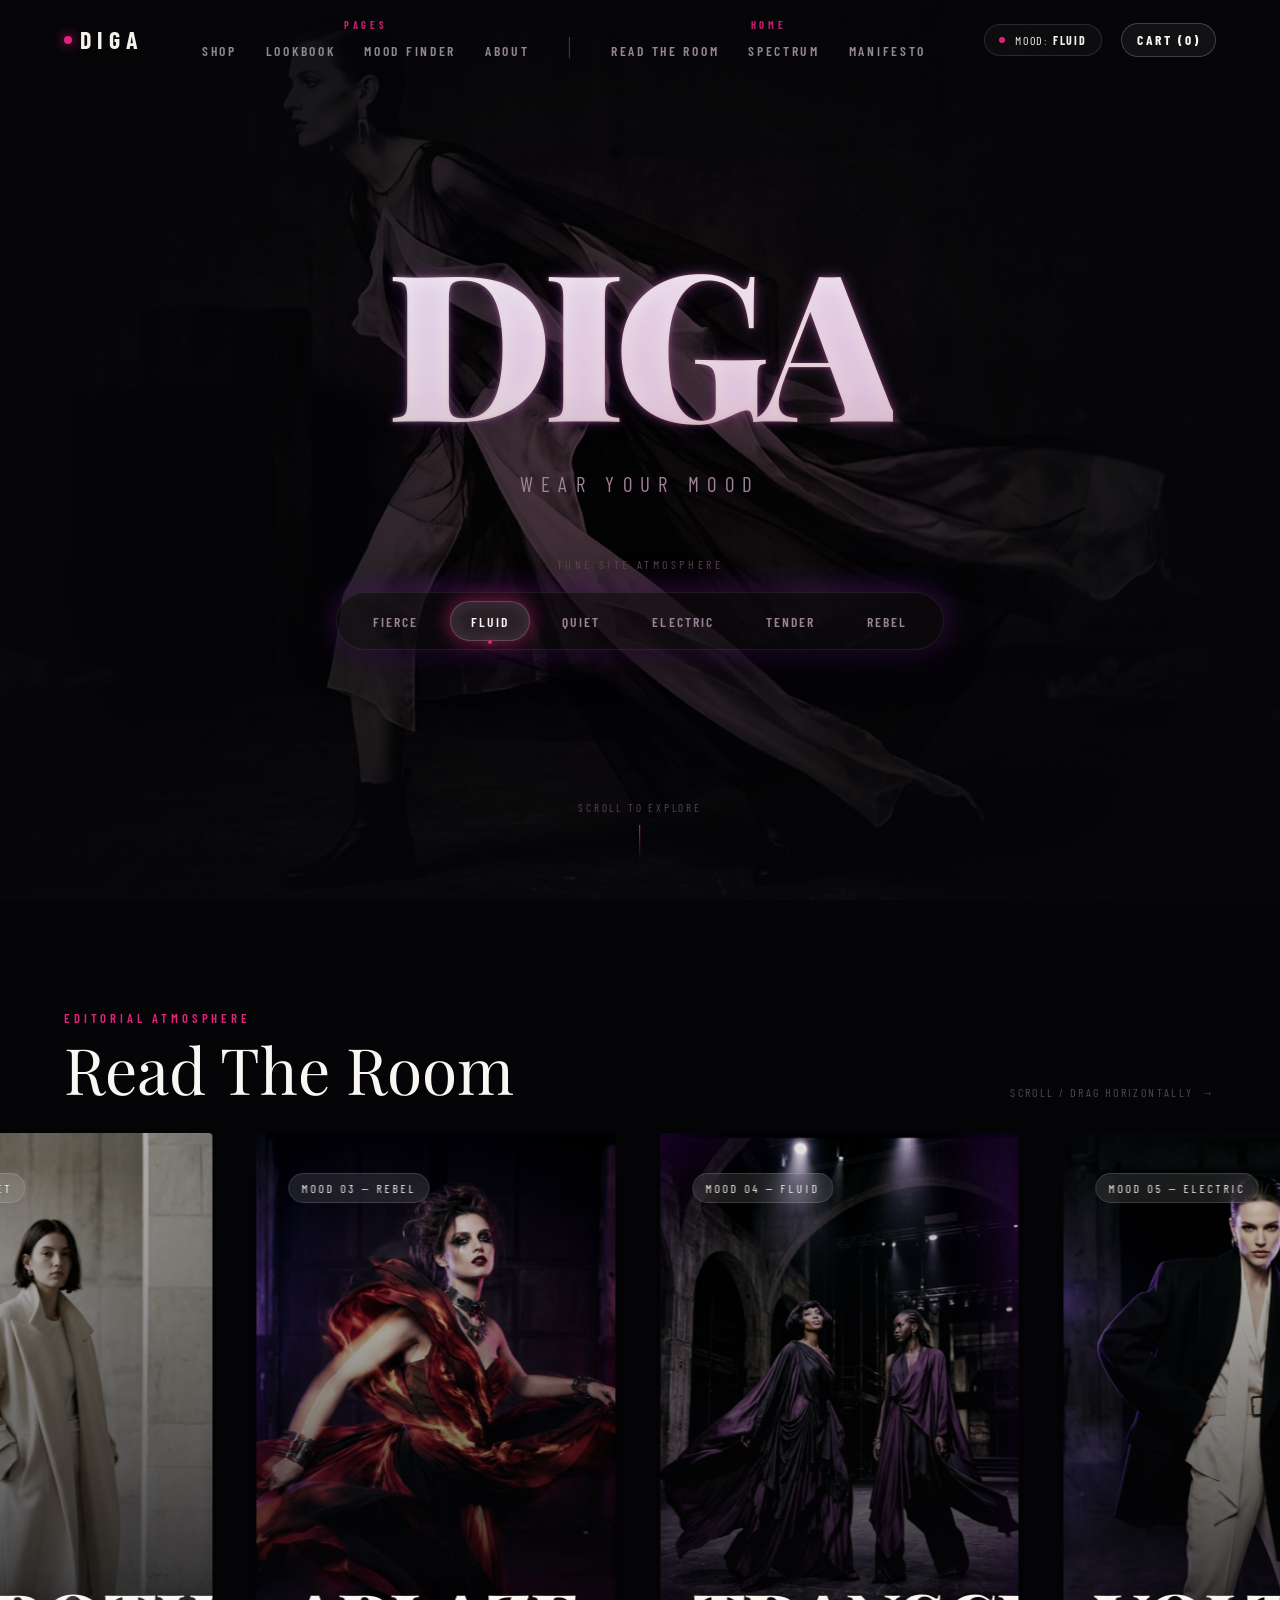
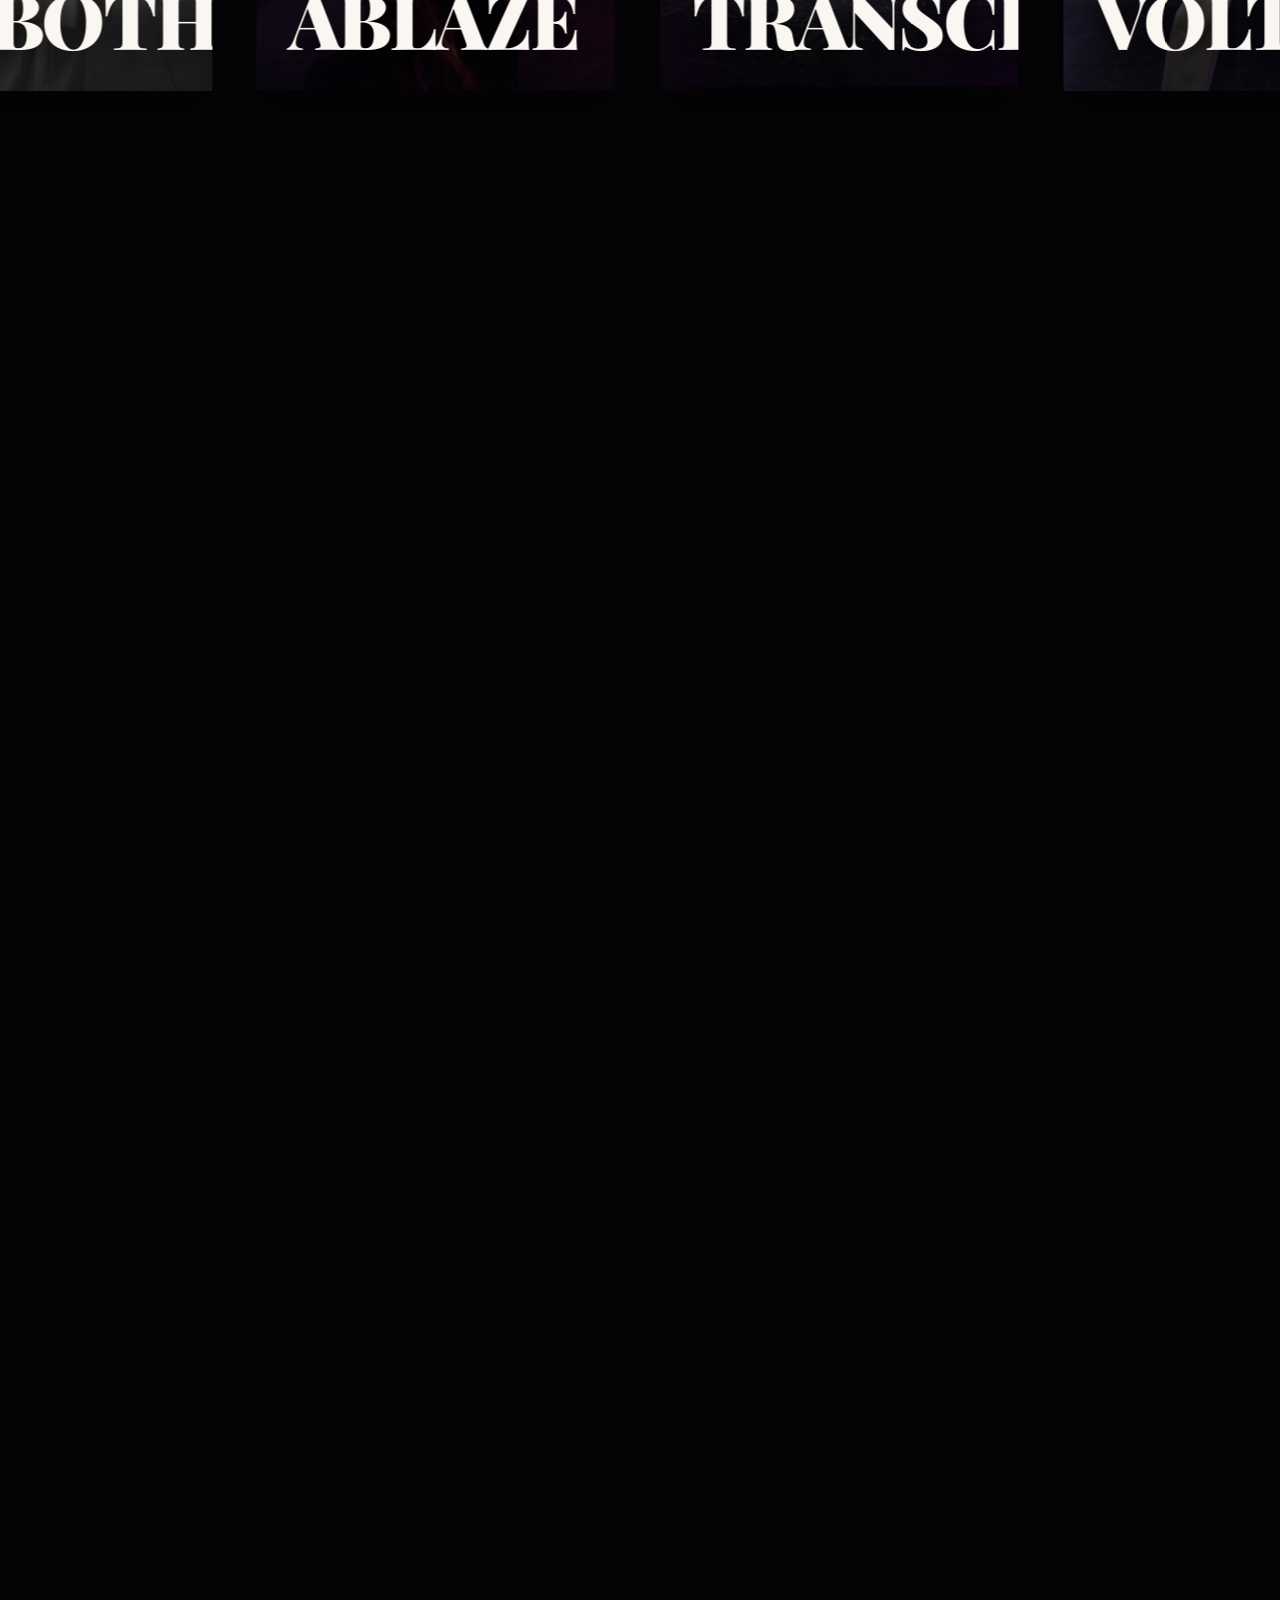
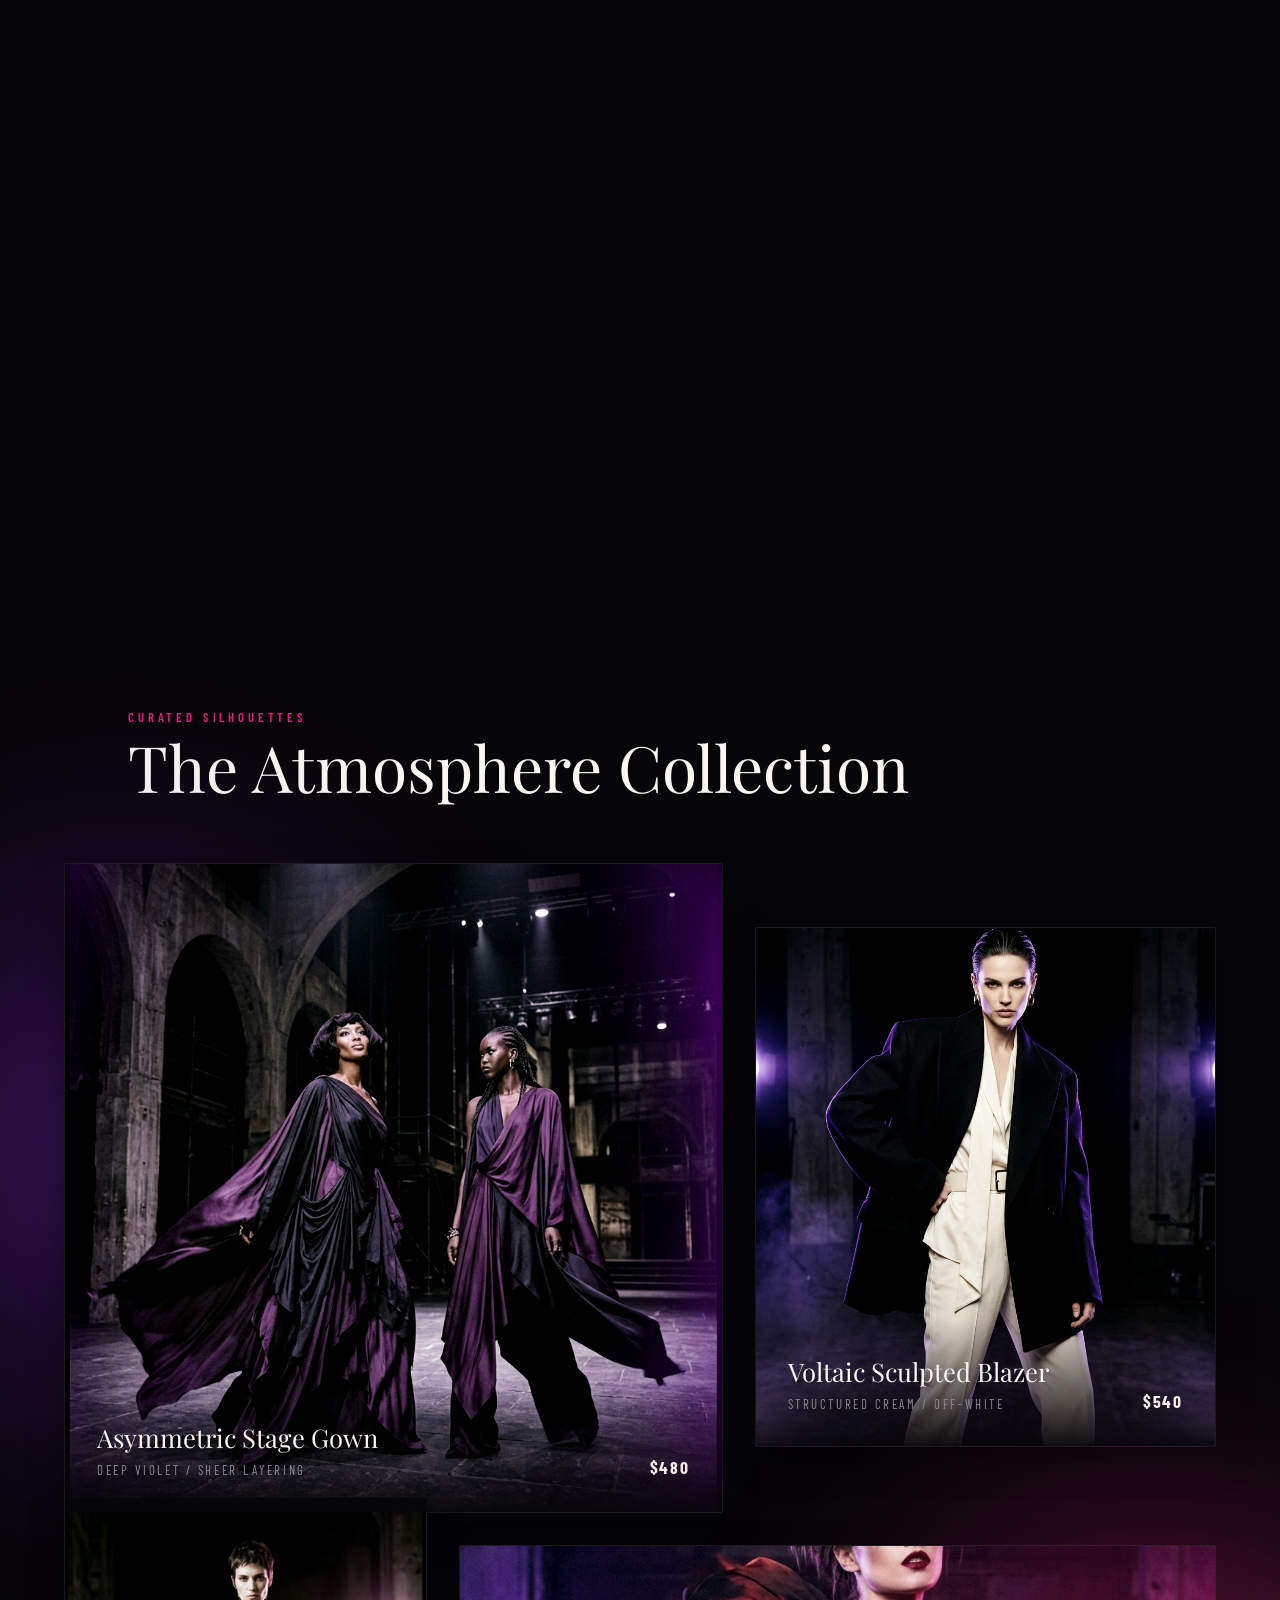
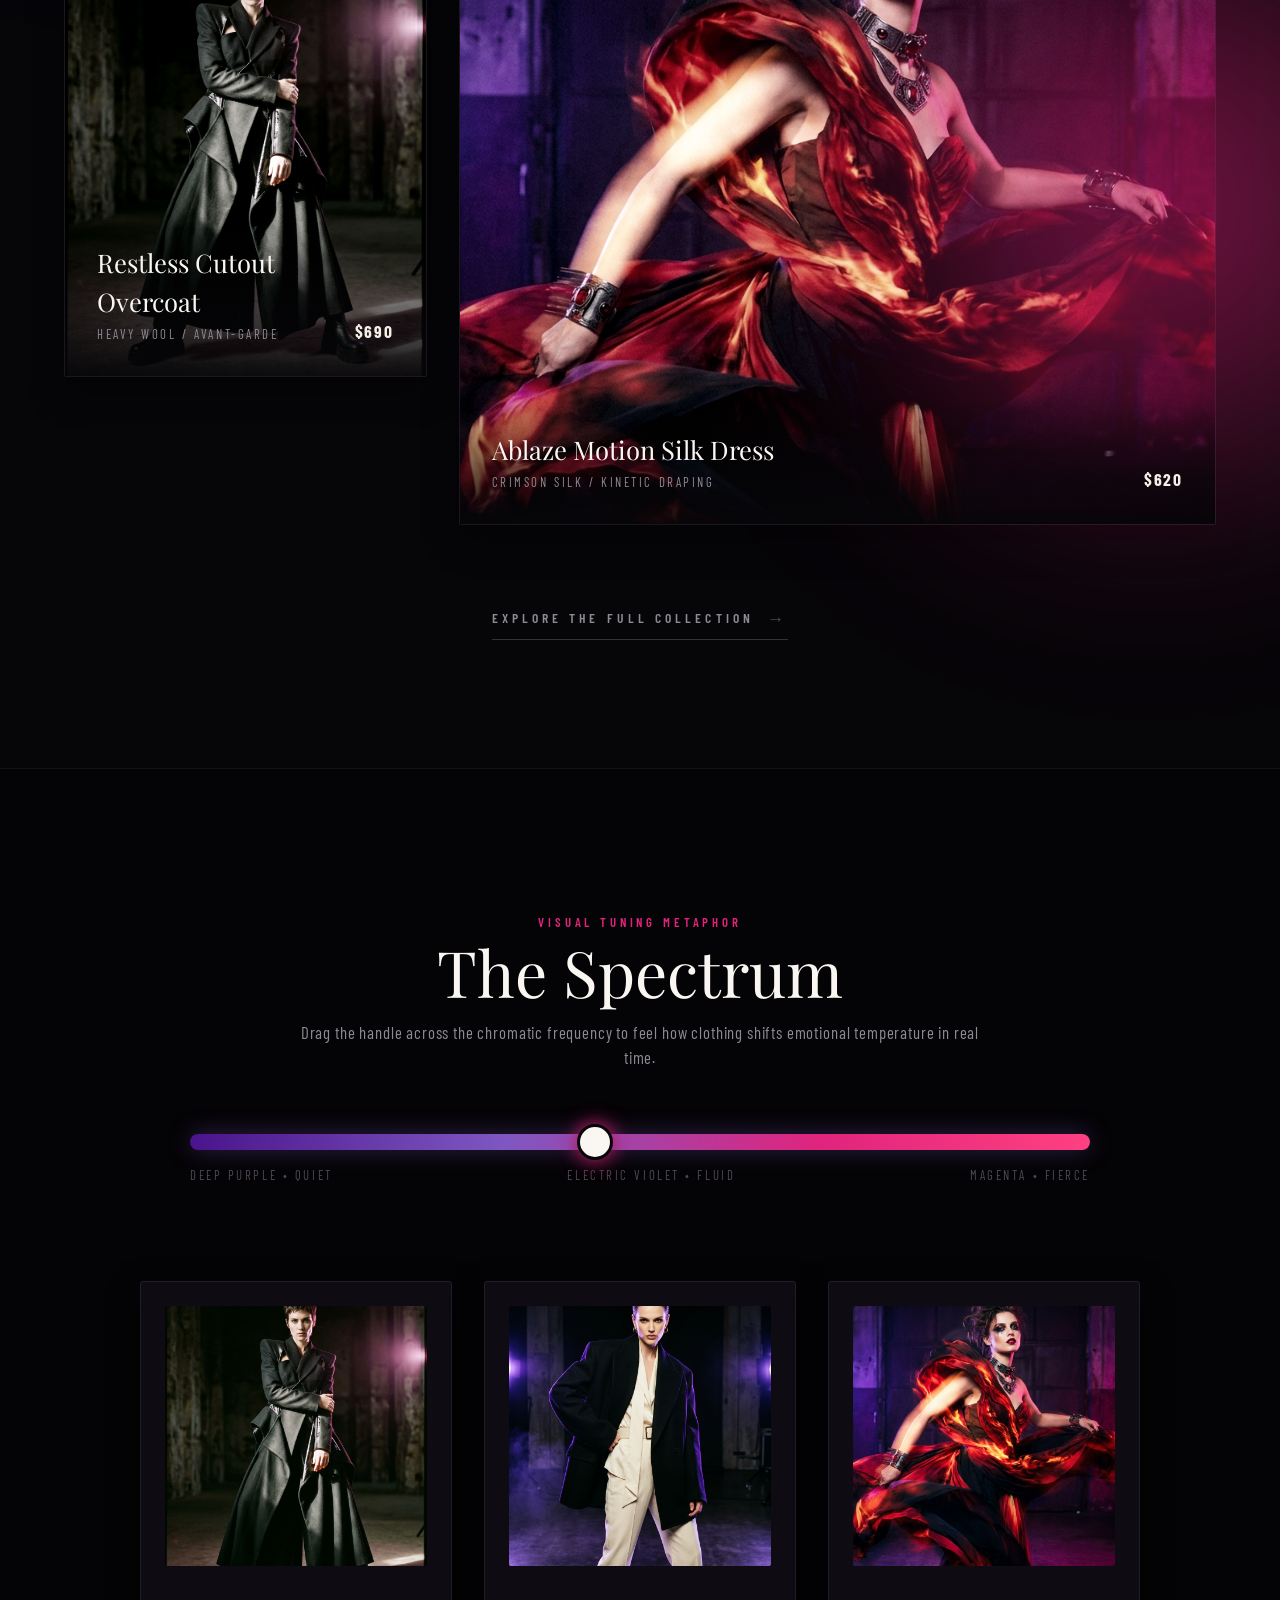
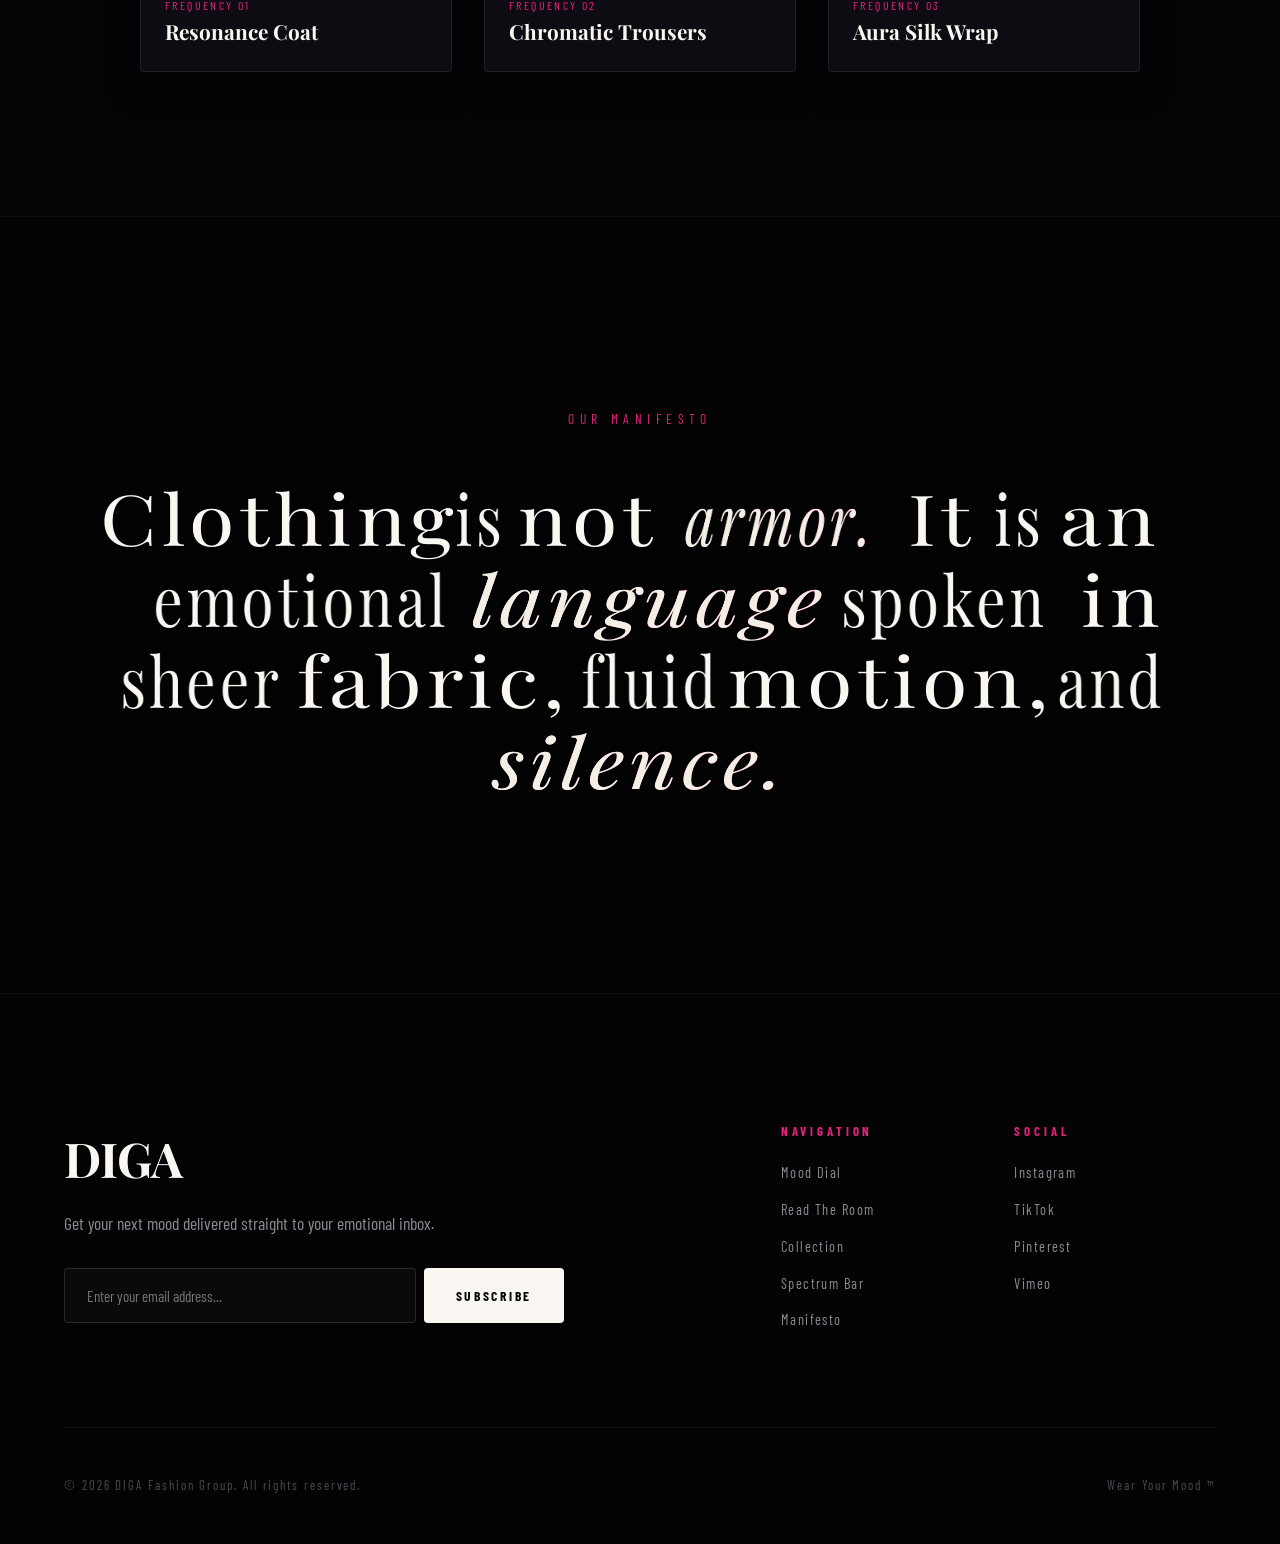
<file: index.html>
<!DOCTYPE html>
<html lang="en">
<head>
  <meta charset="UTF-8">
  <meta name="viewport" content="width=device-width, initial-scale=1.0">
  <title>DIGA — Wear Your Mood | Living Mood Engine</title>
  <meta name="description" content="DIGA is a digital fashion house treating clothing as emotional language. Explore fashion tuned in real time by your mood.">
  <link rel="stylesheet" href="css/styles.css">
  <link rel="stylesheet" href="css/nav-mobile.css">
</head>
<body>

  <!-- Atmospheric Dynamic Mood Overlay -->
  <div id="mood-atmosphere"></div>

  <!-- Site Header Navigation -->
  <header class="site-header">
    <a href="index.html" class="brand-mini">
      <span class="brand-dot"></span>
      DIGA
    </a>

    <nav class="nav-container">
      <!-- PAGES Group -->
      <div class="nav-group">
        <span class="nav-group-label">PAGES</span>
        <ul class="nav-group-links">
          <li><a href="shop.html">Shop</a></li>
          <li><a href="lookbook.html">Lookbook</a></li>
          <li><a href="mood-finder.html">Mood Finder</a></li>
          <li><a href="about.html">About</a></li>
        </ul>
      </div>

      <!-- Divider -->
      <span class="nav-divider">│</span>

      <!-- HOME Group -->
      <div class="nav-group">
        <span class="nav-group-label">HOME</span>
        <ul class="nav-group-links">
          <li><a href="#read-the-room">Read The Room</a></li>
          <li><a href="#spectrum">Spectrum</a></li>
          <li><a href="#manifesto">Manifesto</a></li>
        </ul>
      </div>
    </nav>

    <div class="nav-right-utility">
      <div class="nav-active-mood">
        <span class="pulse"></span>
        <span>MOOD: <strong id="active-mood-name">FLUID</strong></span>
      </div>
      <a href="cart.html" class="nav-cart-link">CART (<span class="cart-count-badge">0</span>)</a>
    </div>
  </header>

  <!-- Main Content -->
  <main>

    <!-- SECTION 1: HERO & MOOD SELECTOR -->
    <section class="hero-section" id="hero">
      <div class="hero-bg-wrapper">
        <img src="assets/images/hero_bg.jpg" alt="DIGA Fashion Editorial" class="hero-bg-img">
        <div class="hero-overlay"></div>
      </div>

      <div class="hero-content">
        <!-- Fabric Layered Logo -->
        <div class="logo-container" id="fabric-logo">
          <div class="wordmark-fabric-wrapper">
            <span class="wordmark-layer wordmark-layer-base">DIGA</span>
            <span class="wordmark-layer wordmark-layer-1">DIGA</span>
            <span class="wordmark-layer wordmark-layer-2">DIGA</span>
            <span class="wordmark-layer wordmark-layer-3">DIGA</span>
          </div>
        </div>

        <p class="tagline">Wear Your Mood</p>

        <!-- Mood Dial Radial Container -->
        <div class="mood-dial-container">
          <span class="mood-dial-label">Tune Site Atmosphere</span>
          <div class="mood-dial-radial">
            <button class="mood-node" data-mood="fierce">Fierce</button>
            <button class="mood-node active" data-mood="fluid">Fluid</button>
            <button class="mood-node" data-mood="quiet">Quiet</button>
            <button class="mood-node" data-mood="electric">Electric</button>
            <button class="mood-node" data-mood="tender">Tender</button>
            <button class="mood-node" data-mood="rebel">Rebel</button>
          </div>
        </div>
      </div>

      <a href="#read-the-room" class="hero-scroll-indicator" aria-label="Scroll Down">
        <span>Scroll to Explore</span>
        <span class="scroll-line"></span>
      </a>
    </section>

    <!-- SECTION 2: READ THE ROOM (Horizontal Magazine Gallery) -->
    <div class="gallery-section-wrapper" id="read-the-room">
      <div class="gallery-sticky-pin">
        <div class="section-header">
          <div>
            <span class="section-subtitle">Editorial Atmosphere</span>
            <h2 class="section-title">Read The Room</h2>
          </div>
          <div class="gallery-drag-hint">
            <span>Scroll / Drag horizontally</span>
            <span>&rarr;</span>
          </div>
        </div>

        <div class="gallery-track" id="gallery-track">
          <!-- Card 1 -->
          <article class="gallery-card" data-card-mood="RESTLESS">
            <div class="gallery-card-img-wrap">
              <img src="assets/images/gallery_restless.jpg" alt="Restless Mood Fashion" class="gallery-card-img" loading="lazy">
              <div class="gallery-card-overlay"></div>
            </div>
            <div class="gallery-card-content">
              <span class="gallery-card-mood-tag">Mood 01 &mdash; Fierce</span>
              <h3 class="gallery-card-word">RESTLESS</h3>
            </div>
          </article>

          <!-- Card 2 -->
          <article class="gallery-card" data-card-mood="UNBOTHERED">
            <div class="gallery-card-img-wrap">
              <img src="assets/images/gallery_unbothered.jpg" alt="Unbothered Mood Fashion" class="gallery-card-img" loading="lazy">
              <div class="gallery-card-overlay"></div>
            </div>
            <div class="gallery-card-content">
              <span class="gallery-card-mood-tag">Mood 02 &mdash; Quiet</span>
              <h3 class="gallery-card-word">UNBOTHERED</h3>
            </div>
          </article>

          <!-- Card 3 -->
          <article class="gallery-card" data-card-mood="ABLAZE">
            <div class="gallery-card-img-wrap">
              <img src="assets/images/gallery_ablaze.jpg" alt="Ablaze Mood Fashion" class="gallery-card-img" loading="lazy">
              <div class="gallery-card-overlay"></div>
            </div>
            <div class="gallery-card-content">
              <span class="gallery-card-mood-tag">Mood 03 &mdash; Rebel</span>
              <h3 class="gallery-card-word">ABLAZE</h3>
            </div>
          </article>

          <!-- Card 4 -->
          <article class="gallery-card" data-card-mood="FLUID">
            <div class="gallery-card-img-wrap">
              <img src="assets/images/collection_lifestyle_1.jpg" alt="Fluid Mood Fashion" class="gallery-card-img" loading="lazy">
              <div class="gallery-card-overlay"></div>
            </div>
            <div class="gallery-card-content">
              <span class="gallery-card-mood-tag">Mood 04 &mdash; Fluid</span>
              <h3 class="gallery-card-word">TRANSCEND</h3>
            </div>
          </article>

          <!-- Card 5 -->
          <article class="gallery-card" data-card-mood="ELECTRIC">
            <div class="gallery-card-img-wrap">
              <img src="assets/images/collection_lifestyle_2.jpg" alt="Electric Mood Fashion" class="gallery-card-img" loading="lazy">
              <div class="gallery-card-overlay"></div>
            </div>
            <div class="gallery-card-content">
              <span class="gallery-card-mood-tag">Mood 05 &mdash; Electric</span>
              <h3 class="gallery-card-word">VOLTAIC</h3>
            </div>
          </article>

          <!-- Card 6 -->
          <article class="gallery-card" data-card-mood="QUIET">
            <div class="gallery-card-img-wrap">
              <img src="assets/images/hero_bg.jpg" alt="Quiet Mood Fashion" class="gallery-card-img" loading="lazy">
              <div class="gallery-card-overlay"></div>
            </div>
            <div class="gallery-card-content">
              <span class="gallery-card-mood-tag">Mood 06 &mdash; Tender</span>
              <h3 class="gallery-card-word">SOLITUDE</h3>
            </div>
          </article>
        </div>
      </div>
    </div>

    <!-- SECTION 3: FEATURED COLLECTION (Asymmetric Grid & Veil Reveals) -->
    <section class="collection-section" id="collection">
      <div class="section-header">
        <div>
          <span class="section-subtitle">Curated Silhouettes</span>
          <h2 class="section-title">The Atmosphere Collection</h2>
        </div>
      </div>

      <div class="collection-grid">
        <!-- Item 1 (Large Lifestyle) -->
        <a href="product-detail.html?id=asymmetric-gown" class="collection-item collection-item-1" style="text-decoration: none; color: inherit; display: block;">
          <div class="veil-wrapper">
            <div class="veil-scrim"></div>
            <img src="assets/images/collection_lifestyle_1.jpg" alt="Asymmetric Draped Dress" class="veil-img" loading="lazy">
          </div>
          <div class="collection-info">
            <div>
              <h3 class="collection-title">Asymmetric Stage Gown</h3>
              <p class="collection-meta">Deep Violet / Sheer Layering</p>
            </div>
            <span class="collection-price">&dollar;480</span>
          </div>
        </a>

        <!-- Item 2 (Medium Cutout) -->
        <a href="product-detail.html?id=voltaic-blazer" class="collection-item collection-item-2" style="text-decoration: none; color: inherit; display: block;">
          <div class="veil-wrapper">
            <div class="veil-scrim"></div>
            <img src="assets/images/collection_lifestyle_2.jpg" alt="Oversized Tailored Blazer" class="veil-img" loading="lazy">
          </div>
          <div class="collection-info">
            <div>
              <h3 class="collection-title">Voltaic Sculpted Blazer</h3>
              <p class="collection-meta">Structured Cream / Off-White</p>
            </div>
            <span class="collection-price">&dollar;540</span>
          </div>
        </a>

        <!-- Item 3 (Product Detail) -->
        <a href="product-detail.html?id=restless-coat" class="collection-item collection-item-3" style="text-decoration: none; color: inherit; display: block;">
          <div class="veil-wrapper">
            <div class="veil-scrim"></div>
            <img src="assets/images/gallery_restless.jpg" alt="Fierce Cutout Coat" class="veil-img" loading="lazy">
          </div>
          <div class="collection-info">
            <div>
              <h3 class="collection-title">Restless Cutout Overcoat</h3>
              <p class="collection-meta">Heavy Wool / Avant-Garde</p>
            </div>
            <span class="collection-price">&dollar;690</span>
          </div>
        </a>

        <!-- Item 4 (Wide Lifestyle) -->
        <a href="product-detail.html?id=ablaze-kinetic-silk-dress" class="collection-item collection-item-4" style="text-decoration: none; color: inherit; display: block;">
          <div class="veil-wrapper">
            <div class="veil-scrim"></div>
            <img src="assets/images/gallery_ablaze.jpg" alt="Ablaze Motion Silk Gown" class="veil-img" loading="lazy">
          </div>
          <div class="collection-info">
            <div>
              <h3 class="collection-title">Ablaze Motion Silk Dress</h3>
              <p class="collection-meta">Crimson Silk / Kinetic Draping</p>
            </div>
            <span class="collection-price">&dollar;620</span>
          </div>
        </a>
      </div>

      <!-- Subtle Editorial Link Underneath Collection -->
      <div class="collection-footer-cta">
        <a href="shop.html" class="editorial-collection-link">
          <span>EXPLORE THE FULL COLLECTION</span>
          <span class="cta-arrow">&rarr;</span>
        </a>
      </div>
    </section>

    <!-- SECTION 4: THE SPECTRUM (Interactive Visual Color-Emotion Drag Bar) -->
    <section class="spectrum-section" id="spectrum">
      <div class="spectrum-header">
        <span class="section-subtitle">Visual Tuning Metaphor</span>
        <h2 class="section-title">The Spectrum</h2>
        <p class="spectrum-desc">Drag the handle across the chromatic frequency to feel how clothing shifts emotional temperature in real time.</p>
      </div>

      <div class="spectrum-bar-wrapper">
        <div class="spectrum-bar" id="spectrum-bar">
          <div class="spectrum-handle" id="spectrum-handle"></div>
        </div>
        <div class="spectrum-labels">
          <span>Deep Purple &bull; Quiet</span>
          <span>Electric Violet &bull; Fluid</span>
          <span>Magenta &bull; Fierce</span>
        </div>
      </div>

      <div class="spectrum-previews">
        <div class="spectrum-card">
          <img src="assets/images/gallery_restless.jpg" alt="Spectrum Preview 1" class="spectrum-card-img">
          <span class="spectrum-card-tag">Frequency 01</span>
          <h4 class="spectrum-card-title">Resonance Coat</h4>
        </div>

        <div class="spectrum-card">
          <img src="assets/images/collection_lifestyle_2.jpg" alt="Spectrum Preview 2" class="spectrum-card-img">
          <span class="spectrum-card-tag">Frequency 02</span>
          <h4 class="spectrum-card-title">Chromatic Trousers</h4>
        </div>

        <div class="spectrum-card">
          <img src="assets/images/gallery_ablaze.jpg" alt="Spectrum Preview 3" class="spectrum-card-img">
          <span class="spectrum-card-tag">Frequency 03</span>
          <h4 class="spectrum-card-title">Aura Silk Wrap</h4>
        </div>
      </div>
    </section>

    <!-- SECTION 5: BRAND MANIFESTO (Kinetic Scroll Typography) -->
    <section class="manifesto-section" id="manifesto">
      <div class="manifesto-container">
        <span class="manifesto-label">Our Manifesto</span>
        <blockquote class="manifesto-text">
          <span class="kinetic-word">Clothing</span> 
          <span class="kinetic-word">is</span> 
          <span class="kinetic-word">not</span> 
          <span class="kinetic-word highlight">armor.</span> 
          <span class="kinetic-word">It</span> 
          <span class="kinetic-word">is</span> 
          <span class="kinetic-word">an</span> 
          <span class="kinetic-word">emotional</span> 
          <span class="kinetic-word highlight">language</span> 
          <span class="kinetic-word">spoken</span> 
          <span class="kinetic-word">in</span> 
          <span class="kinetic-word">sheer</span> 
          <span class="kinetic-word">fabric,</span> 
          <span class="kinetic-word">fluid</span> 
          <span class="kinetic-word">motion,</span> 
          <span class="kinetic-word">and</span> 
          <span class="kinetic-word highlight">silence.</span>
        </blockquote>
      </div>
    </section>

  </main>

  <!-- FOOTER: MOOD SUBSCRIPTION -->
  <footer class="site-footer">
    <div class="footer-top">
      <div>
        <h2 class="footer-brand">DIGA</h2>
        <p class="footer-subheading">Get your next mood delivered straight to your emotional inbox.</p>
        
        <form class="mood-sub-form" id="mood-sub-form">
          <input type="email" class="mood-sub-input" id="mood-sub-email" placeholder="Enter your email address..." required>
          <button type="submit" class="mood-sub-btn" id="mood-sub-btn">SUBSCRIBE</button>
        </form>
      </div>

      <div class="footer-nav-grid">
        <div>
          <h4 class="footer-col-title">NAVIGATION</h4>
          <ul class="footer-col-links">
            <li><a href="#hero">Mood Dial</a></li>
            <li><a href="#read-the-room">Read The Room</a></li>
            <li><a href="#collection">Collection</a></li>
            <li><a href="#spectrum">Spectrum Bar</a></li>
            <li><a href="#manifesto">Manifesto</a></li>
          </ul>
        </div>

        <div>
          <h4 class="footer-col-title">SOCIAL</h4>
          <ul class="footer-col-links">
            <li><a href="#">Instagram</a></li>
            <li><a href="#">TikTok</a></li>
            <li><a href="#">Pinterest</a></li>
            <li><a href="#">Vimeo</a></li>
          </ul>
        </div>
      </div>
    </div>

    <div class="footer-bottom">
      <span>&copy; 2026 DIGA Fashion Group. All rights reserved.</span>
      <span>Wear Your Mood &trade;</span>
    </div>
  </footer>

  <script src="js/main.js"></script>
  <script src="js/cart.js"></script>
  <script src="js/nav-mobile.js"></script>
</body>
</html>
</file>
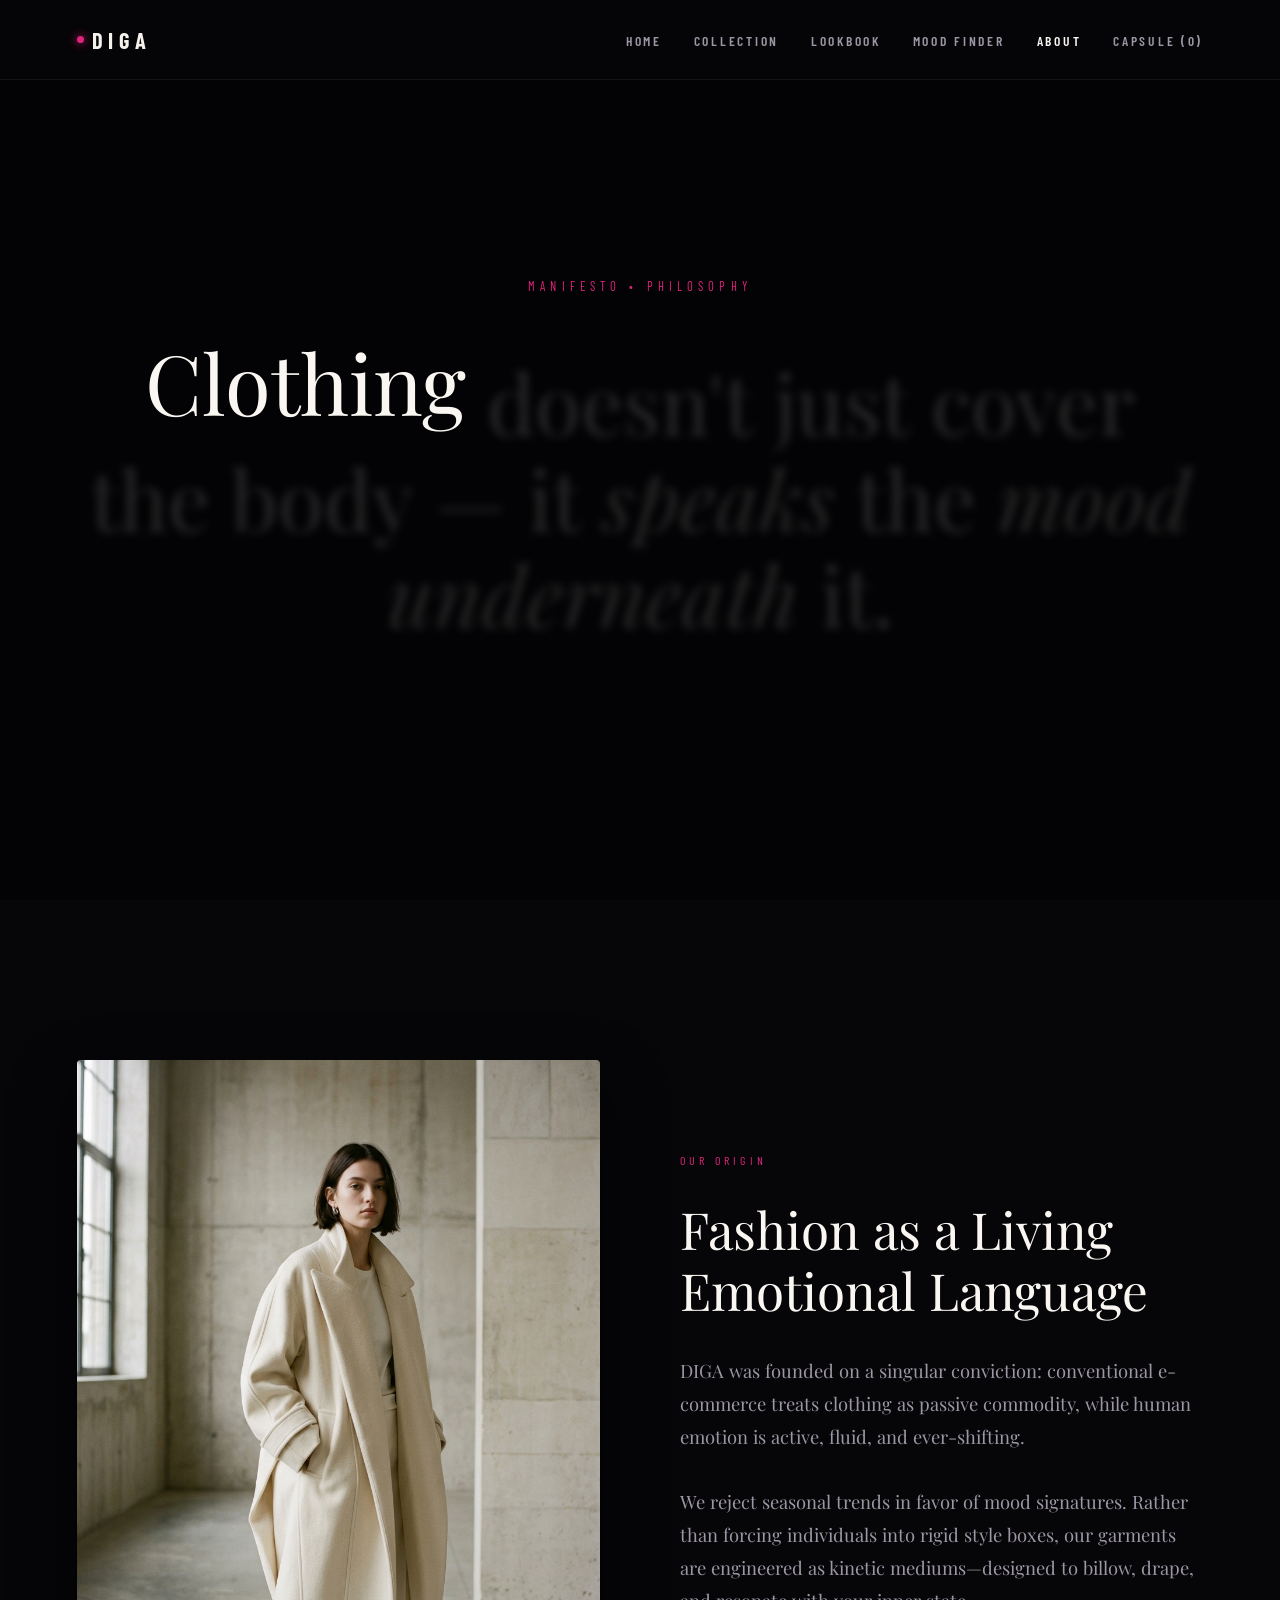
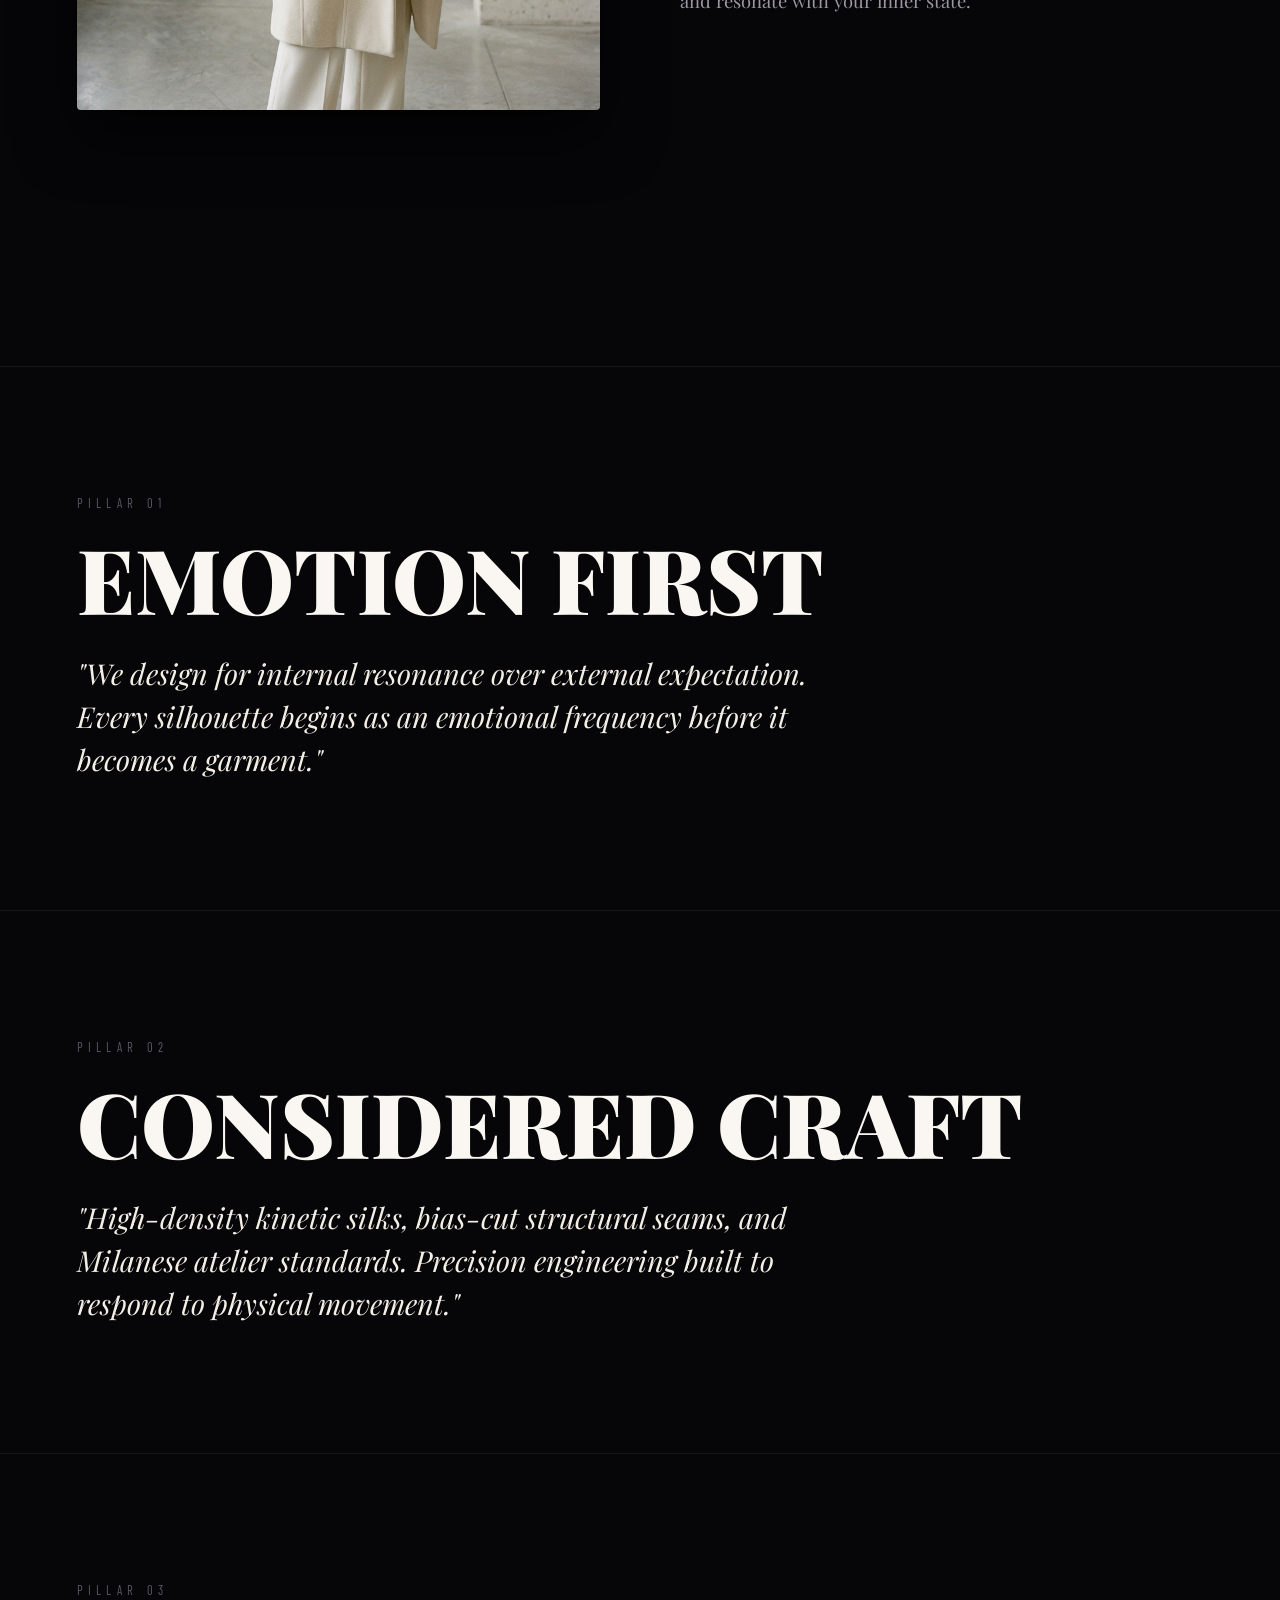
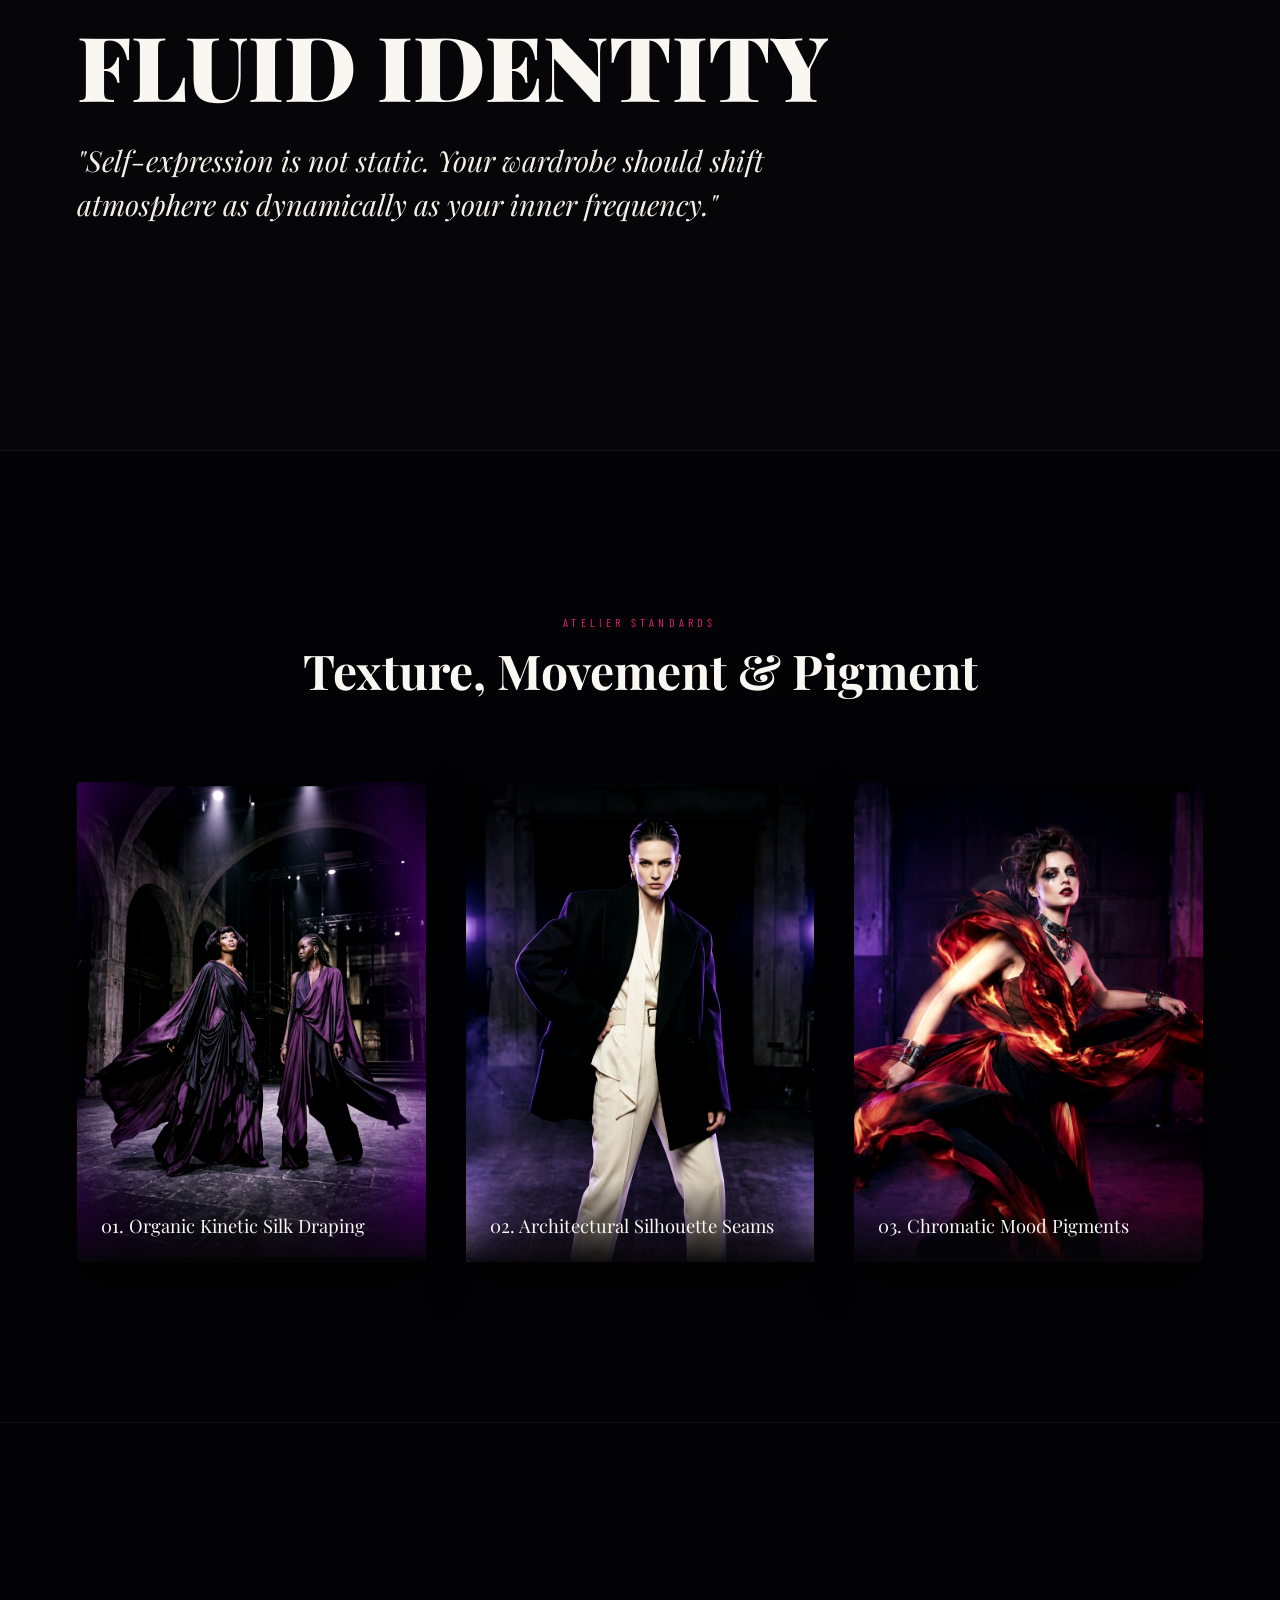
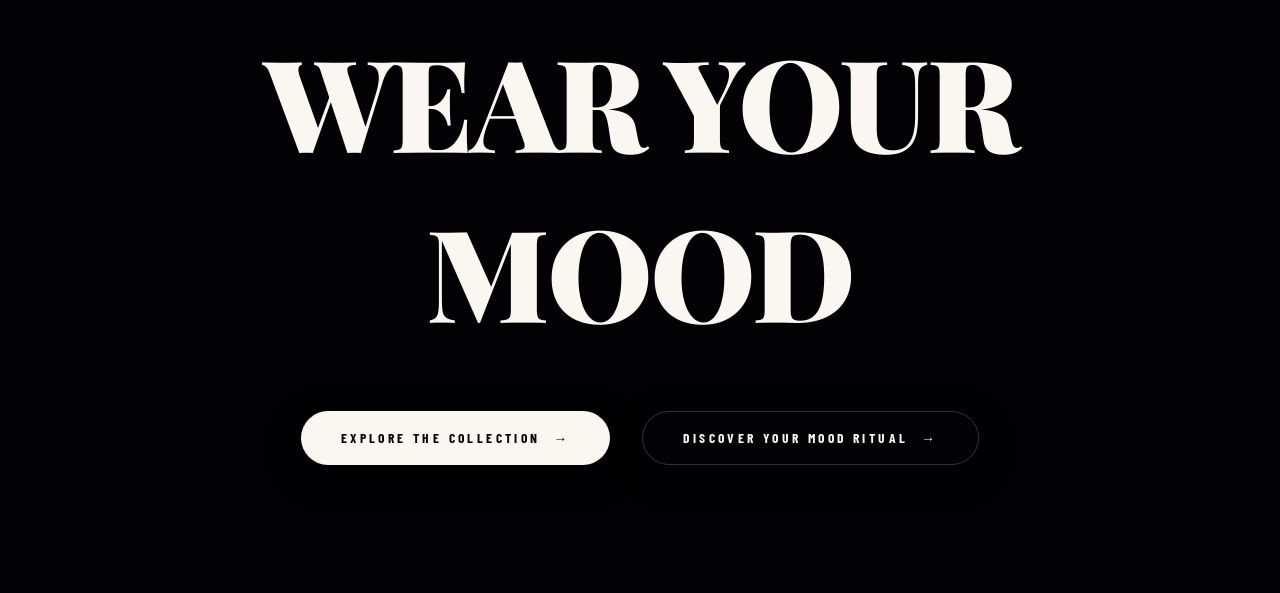
<file: about.html>
<!DOCTYPE html>
<html lang="en">
<head>
  <meta charset="UTF-8">
  <meta name="viewport" content="width=device-width, initial-scale=1.0">
  <title>About & Manifesto — DIGA</title>
  <meta name="description" content="Explore DIGA's brand philosophy, origin story, and emotional manifesto.">
  <link rel="stylesheet" href="css/about.css">
  <link rel="stylesheet" href="css/nav-mobile.css">
</head>
<body>

  <!-- Header Nav -->
  <header class="about-header">
    <a href="index.html" class="brand-mini">
      <span class="brand-dot"></span>
      DIGA
    </a>

    <ul class="about-nav-links">
      <li><a href="index.html">Home</a></li>
      <li><a href="shop.html">Collection</a></li>
      <li><a href="lookbook.html">Lookbook</a></li>
      <li><a href="mood-finder.html">Mood Finder</a></li>
      <li><a href="about.html" class="active">About</a></li>
      <li><a href="cart.html">Capsule (<span class="cart-count-badge">0</span>)</a></li>
    </ul>
  </header>

  <main>
    <!-- SECTION 1: OPENING MANIFESTO HERO -->
    <section class="manifesto-opening-hero" id="opening-hero">
      <span class="opening-subtitle">MANIFESTO &bull; PHILOSOPHY</span>
      <blockquote class="opening-manifesto-text" id="opening-manifesto-text">
        <!-- Rendered dynamically by js/about.js -->
        Clothing doesn't just cover the body — it speaks the mood underneath it.
      </blockquote>
    </section>

    <!-- SECTION 2: BRAND ORIGIN (SPLIT SCREEN) -->
    <section class="origin-section">
      <div class="origin-media-col">
        <img src="assets/images/gallery_unbothered.jpg" alt="DIGA Atelier Process & Fabric Texture" class="origin-img-breathing">
      </div>

      <div class="origin-text-col">
        <span class="section-label">OUR ORIGIN</span>
        <h2 class="origin-headline">Fashion as a Living Emotional Language</h2>
        <p class="origin-paragraph">
          DIGA was founded on a singular conviction: conventional e-commerce treats clothing as passive commodity, while human emotion is active, fluid, and ever-shifting.
        </p>
        <p class="origin-paragraph">
          We reject seasonal trends in favor of mood signatures. Rather than forcing individuals into rigid style boxes, our garments are engineered as kinetic mediums—designed to billow, drape, and resonate with your inner state.
        </p>
      </div>
    </section>

    <!-- SECTION 3: PHILOSOPHY PILLARS -->
    <section class="pillars-container">
      
      <!-- Pillar 1 -->
      <article class="pillar-card" data-pillar="01">
        <div class="pillar-light-bleed"></div>
        <div class="pillar-content-wrap">
          <span class="pillar-num">Pillar 01</span>
          <h2 class="pillar-title">Emotion First</h2>
          <p class="pillar-statement">
            "We design for internal resonance over external expectation. Every silhouette begins as an emotional frequency before it becomes a garment."
          </p>
        </div>
      </article>

      <!-- Pillar 2 -->
      <article class="pillar-card" data-pillar="02">
        <div class="pillar-light-bleed"></div>
        <div class="pillar-content-wrap">
          <span class="pillar-num">Pillar 02</span>
          <h2 class="pillar-title">Considered Craft</h2>
          <p class="pillar-statement">
            "High-density kinetic silks, bias-cut structural seams, and Milanese atelier standards. Precision engineering built to respond to physical movement."
          </p>
        </div>
      </article>

      <!-- Pillar 3 -->
      <article class="pillar-card" data-pillar="03">
        <div class="pillar-light-bleed"></div>
        <div class="pillar-content-wrap">
          <span class="pillar-num">Pillar 03</span>
          <h2 class="pillar-title">Fluid Identity</h2>
          <p class="pillar-statement">
            "Self-expression is not static. Your wardrobe should shift atmosphere as dynamically as your inner frequency."
          </p>
        </div>
      </article>

    </section>

    <!-- SECTION 4: PROCESS & CRAFT EDITORIAL -->
    <section class="process-section">
      <div class="process-header">
        <span class="section-label">ATELIER STANDARDS</span>
        <h2 style="font-family: var(--font-serif); font-size: 3rem; color: var(--off-white); margin-top: 0.5rem;">Texture, Movement & Pigment</h2>
      </div>

      <div class="process-grid">
        <div class="process-card">
          <img src="assets/images/collection_lifestyle_1.jpg" alt="Organic Kinetic Silk Draping" class="process-card-img" loading="lazy">
          <div class="process-card-caption">01. Organic Kinetic Silk Draping</div>
        </div>

        <div class="process-card">
          <img src="assets/images/collection_lifestyle_2.jpg" alt="Architectural Silhouette Seams" class="process-card-img" loading="lazy">
          <div class="process-card-caption">02. Architectural Silhouette Seams</div>
        </div>

        <div class="process-card">
          <img src="assets/images/gallery_ablaze.jpg" alt="Chromatic Mood Pigments" class="process-card-img" loading="lazy">
          <div class="process-card-caption">03. Chromatic Mood Pigments</div>
        </div>
      </div>
    </section>

    <!-- SECTION 5: CLOSING MANIFESTO & CTAs -->
    <section class="closing-manifesto-section">
      <h2 class="closing-tagline" id="closing-tagline">Wear Your Mood</h2>

      <div class="about-cta-group">
        <a href="shop.html" class="btn-about-cta">
          <span>EXPLORE THE COLLECTION</span>
          <span>&rarr;</span>
        </a>

        <a href="mood-finder.html" class="btn-about-cta secondary">
          <span>DISCOVER YOUR MOOD RITUAL</span>
          <span>&rarr;</span>
        </a>
      </div>
    </section>
  </main>

  <script src="js/cart.js"></script>
  <script src="js/about.js"></script>
  <script src="js/nav-mobile.js"></script>
</body>
</html>
</file>
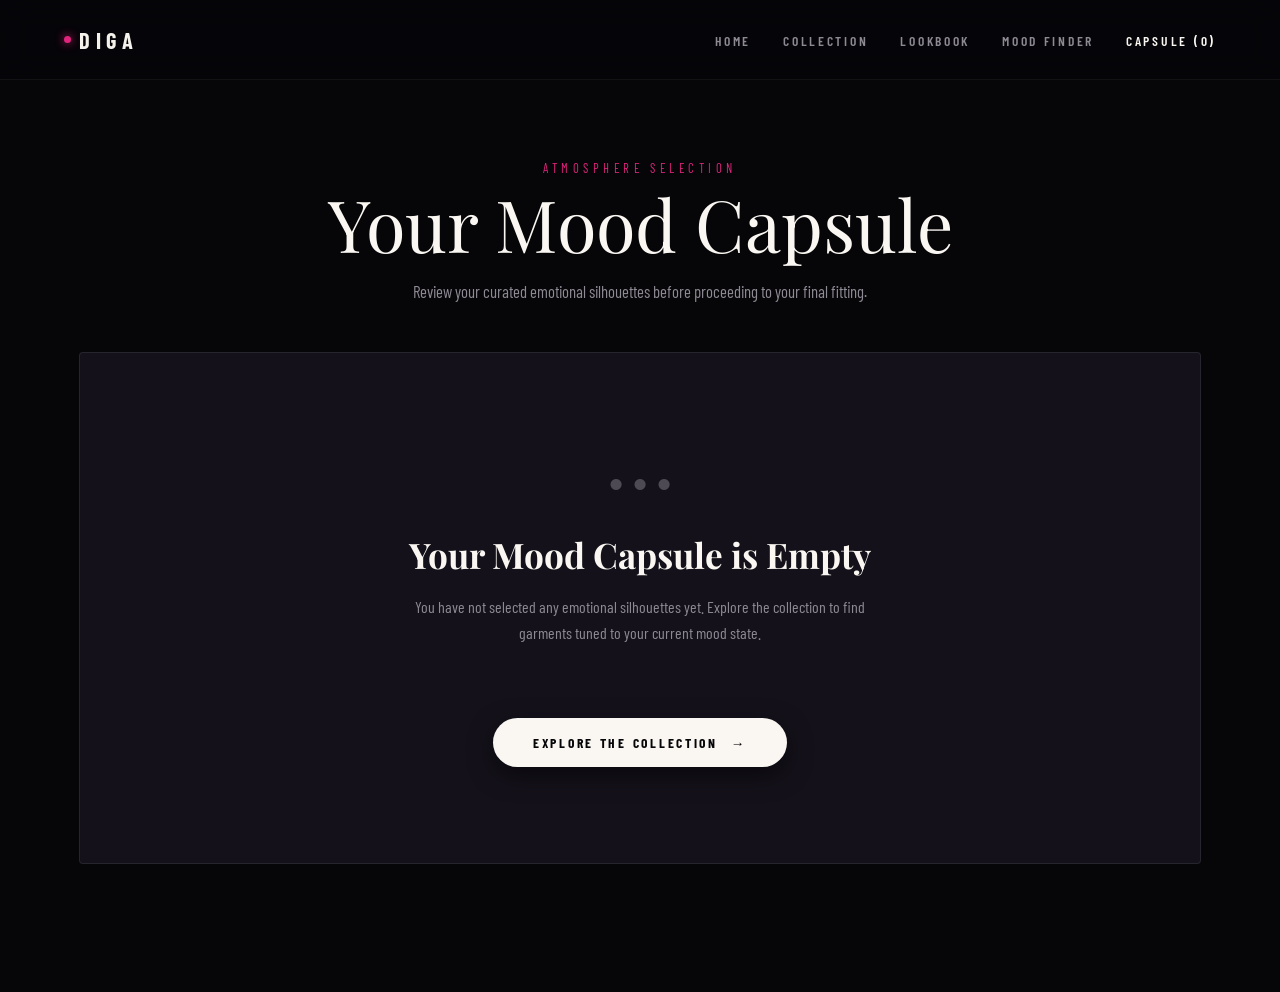
<file: cart.html>
<!DOCTYPE html>
<html lang="en">

<head>
  <meta charset="UTF-8">
  <meta name="viewport" content="width=device-width, initial-scale=1.0">
  <title>Your Mood Capsule — DIGA</title>
  <meta name="description" content="Review your selected emotional silhouettes in your DIGA Mood Capsule.">
  <link rel="stylesheet" href="css/cart.css">
  <link rel="stylesheet" href="css/nav-mobile.css">
</head>

<body>

  <!-- Header Nav -->
  <header class="cart-header">
    <a href="index.html" class="brand-mini">
      <span class="brand-dot"></span>
      DIGA
    </a>

    <ul class="cart-nav-links">
      <li><a href="index.html">Home</a></li>
      <li><a href="shop.html">Collection</a></li>
      <li><a href="lookbook.html">Lookbook</a></li>
      <li><a href="mood-finder.html">Mood Finder</a></li>
      <li><a href="cart.html" class="active">Capsule (<span class="cart-count-badge">0</span>)</a></li>
    </ul>
  </header>

  <main>
    <!-- Hero Section -->
    <section class="cart-hero-section">
      <span class="cart-subtitle">Atmosphere Selection</span>
      <h1 class="cart-title">Your Mood Capsule</h1>
      <p class="cart-desc">Review your curated emotional silhouettes before proceeding to your final fitting.</p>
    </section>

    <!-- Main Cart Content -->
    <section class="cart-content-container">

      <!-- Empty State -->
      <div class="cart-empty-state" id="cart-empty-state" style="display: none;">
        <span class="empty-icon">&bull; &bull; &bull;</span>
        <h2 class="empty-title">Your Mood Capsule is Empty</h2>
        <p class="empty-subtext">You have not selected any emotional silhouettes yet. Explore the collection to find
          garments tuned to your current mood state.</p>
        <a href="shop.html" class="btn-checkout" style="display: inline-flex; width: auto; padding: 1rem 2.5rem;">
          <span>EXPLORE THE COLLECTION</span>
          <span>&rarr;</span>
        </a>
      </div>

      <!-- Active Cart Grid -->
      <div class="cart-grid" id="cart-grid-wrapper">
        <!-- Left Column: Item List -->
        <div class="cart-items-list" id="cart-items-container">
          <!-- Rendered dynamically by js/cart.js -->
        </div>

        <!-- Right Column: Summary Card -->
        <aside class="cart-summary-card">
          <h3 class="summary-title">Capsule Summary</h3>

          <div class="summary-row">
            <span>SUBTOTAL</span>
            <span id="cart-subtotal">&dollar;0</span>
          </div>

          <div class="summary-row">
            <span>ATELIER SHIPPING</span>
            <span style="color: var(--accent-secondary);">COMPLIMENTARY</span>
          </div>

          <div class="summary-row">
            <span>TAX & DUTIES</span>
            <span>INCLUDED</span>
          </div>

          <div class="summary-row total-row">
            <span>ESTIMATED TOTAL</span>
            <span id="cart-grand-total">&dollar;0</span>
          </div>

          <a href="checkout.html" class="btn-checkout" id="btn-continue-checkout">
            <span>CONTINUE TO CHECKOUT</span>
            <span>&rarr;</span>
          </a>

          <a href="shop.html#catalog" class="continue-shopping-link">&larr; Return to Atmosphere Catalog</a>
        </aside>
      </div>

    </section>
  </main>

  <script src="js/products-data.js"></script>
  <script src="js/cart.js"></script>
  <script src="js/nav-mobile.js"></script>
</body>

</html>
</file>
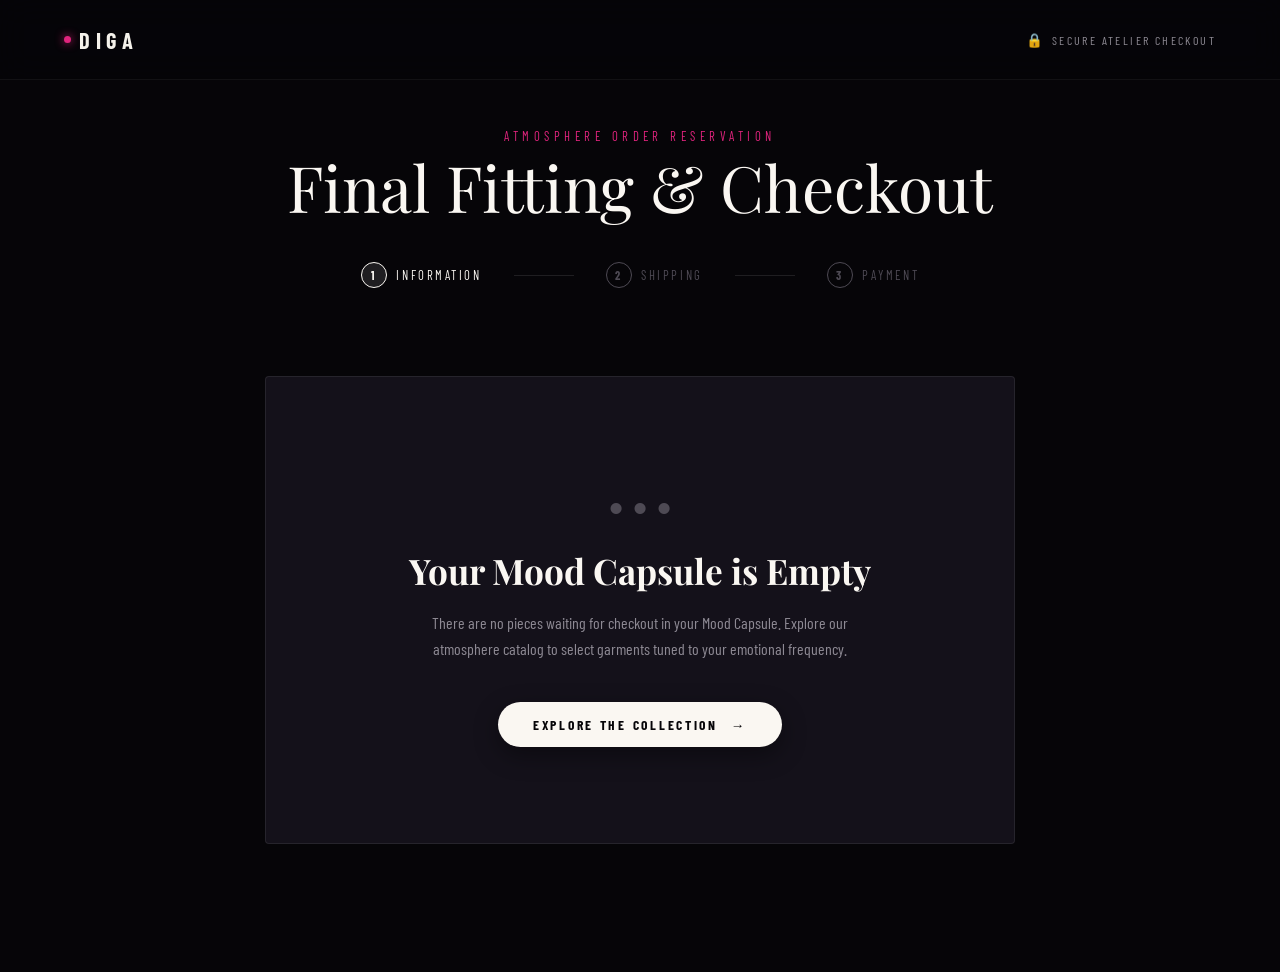
<file: checkout.html>
<!DOCTYPE html>
<html lang="en">
<head>
  <meta charset="UTF-8">
  <meta name="viewport" content="width=device-width, initial-scale=1.0">
  <title>Final Fitting & Checkout — DIGA</title>
  <meta name="description" content="Complete your DIGA atmosphere order reservation.">
  <link rel="stylesheet" href="css/checkout.css">
  <link rel="stylesheet" href="css/nav-mobile.css">
</head>
<body>

  <!-- Header Nav -->
  <header class="checkout-header">
    <a href="index.html" class="brand-mini">
      <span class="brand-dot"></span>
      DIGA
    </a>

    <div class="secure-badge">
      SECURE ATELIER CHECKOUT
    </div>
  </header>

  <main>
    <!-- Hero Title -->
    <section class="checkout-hero">
      <span class="checkout-subtitle">Atmosphere Order Reservation</span>
      <h1 class="checkout-title">Final Fitting & Checkout</h1>

      <!-- Multi-step Progress Bar -->
      <div class="checkout-steps-bar" id="checkout-steps-bar">
        <div class="step-indicator active" data-step="1">
          <span class="step-num">1</span>
          <span>Information</span>
        </div>
        <div class="step-line"></div>
        <div class="step-indicator" data-step="2">
          <span class="step-num">2</span>
          <span>Shipping</span>
        </div>
        <div class="step-line"></div>
        <div class="step-indicator" data-step="3">
          <span class="step-num">3</span>
          <span>Payment</span>
        </div>
      </div>
    </section>

    <!-- Container -->
    <section class="checkout-container">

      <!-- Empty Cart State -->
      <div class="checkout-empty-state" id="checkout-empty-state" style="display: none;">
        <span style="font-size: 3rem; color: var(--text-dim); display: block; margin-bottom: 1rem;">&bull; &bull; &bull;</span>
        <h2 style="font-family: var(--font-serif); font-size: 2.2rem; color: var(--off-white); margin-bottom: 1rem;">Your Mood Capsule is Empty</h2>
        <p style="color: var(--text-muted); max-width: 480px; margin: 0 auto 2.5rem; line-height: 1.6;">
          There are no pieces waiting for checkout in your Mood Capsule. Explore our atmosphere catalog to select garments tuned to your emotional frequency.
        </p>
        <a href="shop.html#catalog" class="btn-next-step" style="display: inline-flex; width: auto; text-decoration: none;">
          <span>EXPLORE THE COLLECTION</span>
          <span>&rarr;</span>
        </a>
      </div>

      <!-- Main Checkout Grid -->
      <div class="checkout-grid" id="checkout-grid-container">

        <!-- Left Column: Multi-Step Forms -->
        <div class="form-steps-container">

          <!-- STEP 1: INFORMATION -->
          <div class="form-step-panel active" id="step-panel-1">
            <h3 class="step-header-title">01. Customer Information</h3>
            <p class="step-header-desc">Enter your contact details for atelier order confirmation.</p>

            <div class="form-grid">
              <div class="form-group full-width">
                <label for="cust-name" class="form-label">Full Customer Name *</label>
                <input type="text" id="cust-name" class="form-input" placeholder="e.g. Eleanor Vance" required>
              </div>

              <div class="form-group">
                <label for="cust-email" class="form-label">Email Address *</label>
                <input type="email" id="cust-email" class="form-input" placeholder="eleanor@atelier.com" required>
              </div>

              <div class="form-group">
                <label for="cust-phone" class="form-label">Phone Number *</label>
                <input type="tel" id="cust-phone" class="form-input" placeholder="+1 (555) 019-2834" required>
              </div>
            </div>

            <div class="form-actions">
              <a href="cart.html" style="color: var(--text-muted); text-decoration: none; font-size: 0.8rem; letter-spacing: 0.15em; text-transform: uppercase;">&larr; Return to Capsule</a>
              <button type="button" class="btn-next-step" id="btn-step1-next">
                <span>Continue to Shipping</span>
                <span>&rarr;</span>
              </button>
            </div>
          </div>

          <!-- STEP 2: SHIPPING ADDRESS -->
          <div class="form-step-panel" id="step-panel-2">
            <h3 class="step-header-title">02. Shipping Address</h3>
            <p class="step-header-desc">Where should your curated mood capsule be delivered?</p>

            <div class="form-grid">
              <div class="form-group full-width">
                <label for="ship-address" class="form-label">Street Address *</label>
                <input type="text" id="ship-address" class="form-input" placeholder="742 Evergreen Terrace, Suite 4" required>
              </div>

              <div class="form-group">
                <label for="ship-city" class="form-label">City *</label>
                <input type="text" id="ship-city" class="form-input" placeholder="Milan" required>
              </div>

              <div class="form-group">
                <label for="ship-country" class="form-label">Country *</label>
                <input type="text" id="ship-country" class="form-input" placeholder="Italy / International" required>
              </div>

              <div class="form-group full-width">
                <label for="ship-postal" class="form-label">Postal / Zip Code *</label>
                <input type="text" id="ship-postal" class="form-input" placeholder="20121" required>
              </div>
            </div>

            <div class="form-actions">
              <button type="button" class="btn-back-step" id="btn-step2-back">&larr; Back to Info</button>
              <button type="button" class="btn-next-step" id="btn-step2-next">
                <span>Continue to Payment</span>
                <span>&rarr;</span>
              </button>
            </div>
          </div>

          <!-- STEP 3: PAYMENT METHOD -->
          <div class="form-step-panel" id="step-panel-3">
            <h3 class="step-header-title">03. Atelier Payment</h3>
            <p class="step-header-desc">Enter card details to finalize your mood reservation.</p>

            <div class="form-grid">
              <div class="form-group full-width">
                <label for="pay-name" class="form-label">Cardholder Name *</label>
                <input type="text" id="pay-name" class="form-input" placeholder="Eleanor Vance" required>
              </div>

              <div class="form-group full-width">
                <label for="pay-number" class="form-label">Card Number *</label>
                <input type="text" id="pay-number" class="form-input" placeholder="4532 &bull;&bull;&bull;&bull; &bull;&bull;&bull;&bull; 8910" required>
              </div>

              <div class="form-group">
                <label for="pay-expiry" class="form-label">Expiration Date *</label>
                <input type="text" id="pay-expiry" class="form-input" placeholder="MM / YY" required>
              </div>

              <div class="form-group">
                <label for="pay-cvv" class="form-label">CVV Code *</label>
                <input type="password" id="pay-cvv" class="form-input" placeholder="&bull;&bull;&bull;" maxlength="4" required>
              </div>
            </div>

            <div class="form-actions">
              <button type="button" class="btn-back-step" id="btn-step3-back">&larr; Back to Shipping</button>
              <button type="button" class="btn-next-step" id="btn-submit-payment" style="background: var(--accent-secondary); color: #fff;">
                <span>CONFIRM & PLACE RESERVATION</span>
                <span>&rarr;</span>
              </button>
            </div>
          </div>

        </div>

        <!-- Right Column: Order Summary ("Your Capsule") -->
        <aside class="order-summary-panel">
          <h3 class="summary-title">
            <span>Your Capsule</span>
            <span style="font-size: 0.8rem; font-family: var(--font-sans); color: var(--text-muted);">RESERVATION SUMMARY</span>
          </h3>

          <div class="summary-items-scroll" id="summary-items-scroll">
            <!-- Dynamically rendered by js/checkout.js -->
          </div>

          <div class="summary-calc-list">
            <div class="calc-row">
              <span>SUBTOTAL</span>
              <span id="summary-subtotal">&dollar;0</span>
            </div>
            <div class="calc-row">
              <span>ATELIER SHIPPING</span>
              <span style="color: var(--accent-secondary);">COMPLIMENTARY</span>
            </div>
            <div class="calc-row">
              <span>TAX & DUTIES</span>
              <span>INCLUDED</span>
            </div>
            <div class="calc-row total-row">
              <span>ESTIMATED TOTAL</span>
              <span id="summary-total">&dollar;0</span>
            </div>
          </div>
        </aside>

      </div>

      <!-- CONFIRMATION SCREEN (Hidden by default until payment simulation succeeds) -->
      <div class="confirmation-panel" id="confirmation-screen" style="display: none;">
        <span class="confirmation-badge">&bull; Atelier Order Confirmed &bull;</span>
        <h1 class="confirmation-title">Your Mood Is Reserved</h1>
        
        <div class="order-num-tag">
          ORDER NUMBER: <span id="conf-order-num">DIGA-2026-89412</span>
        </div>

        <p style="font-size: 1.1rem; color: var(--text-muted); max-width: 580px; margin: 0 auto 2rem; line-height: 1.6;">
          Thank you, <strong id="conf-cust-name" style="color: var(--off-white);">Valued Guest</strong>. A confirmation ritual has been dispatched to <strong id="conf-cust-email" style="color: var(--cream);">your email</strong>. Your tailored silhouettes are being prepared in our Milan Atelier.
        </p>

        <div style="margin-top: 3rem;">
          <h3 style="font-family: var(--font-serif); font-size: 1.4rem; color: var(--off-white); margin-bottom: 1rem;">Acquired Silhouettes</h3>
          <div class="acquired-items-grid" id="acquired-items-container">
            <!-- Populated dynamically before cart is cleared -->
          </div>
        </div>

        <div style="margin-top: 4rem;">
          <a href="shop.html#catalog" class="btn-next-step" style="display: inline-flex; width: auto; text-decoration: none;">
            <span>CONTINUE EXPLORING YOUR MOOD</span>
            <span>&rarr;</span>
          </a>
        </div>
      </div>

    </section>
  </main>

  <script src="js/products-data.js"></script>
  <script src="js/checkout.js"></script>
  <script src="js/nav-mobile.js"></script>
</body>
</html>
</file>
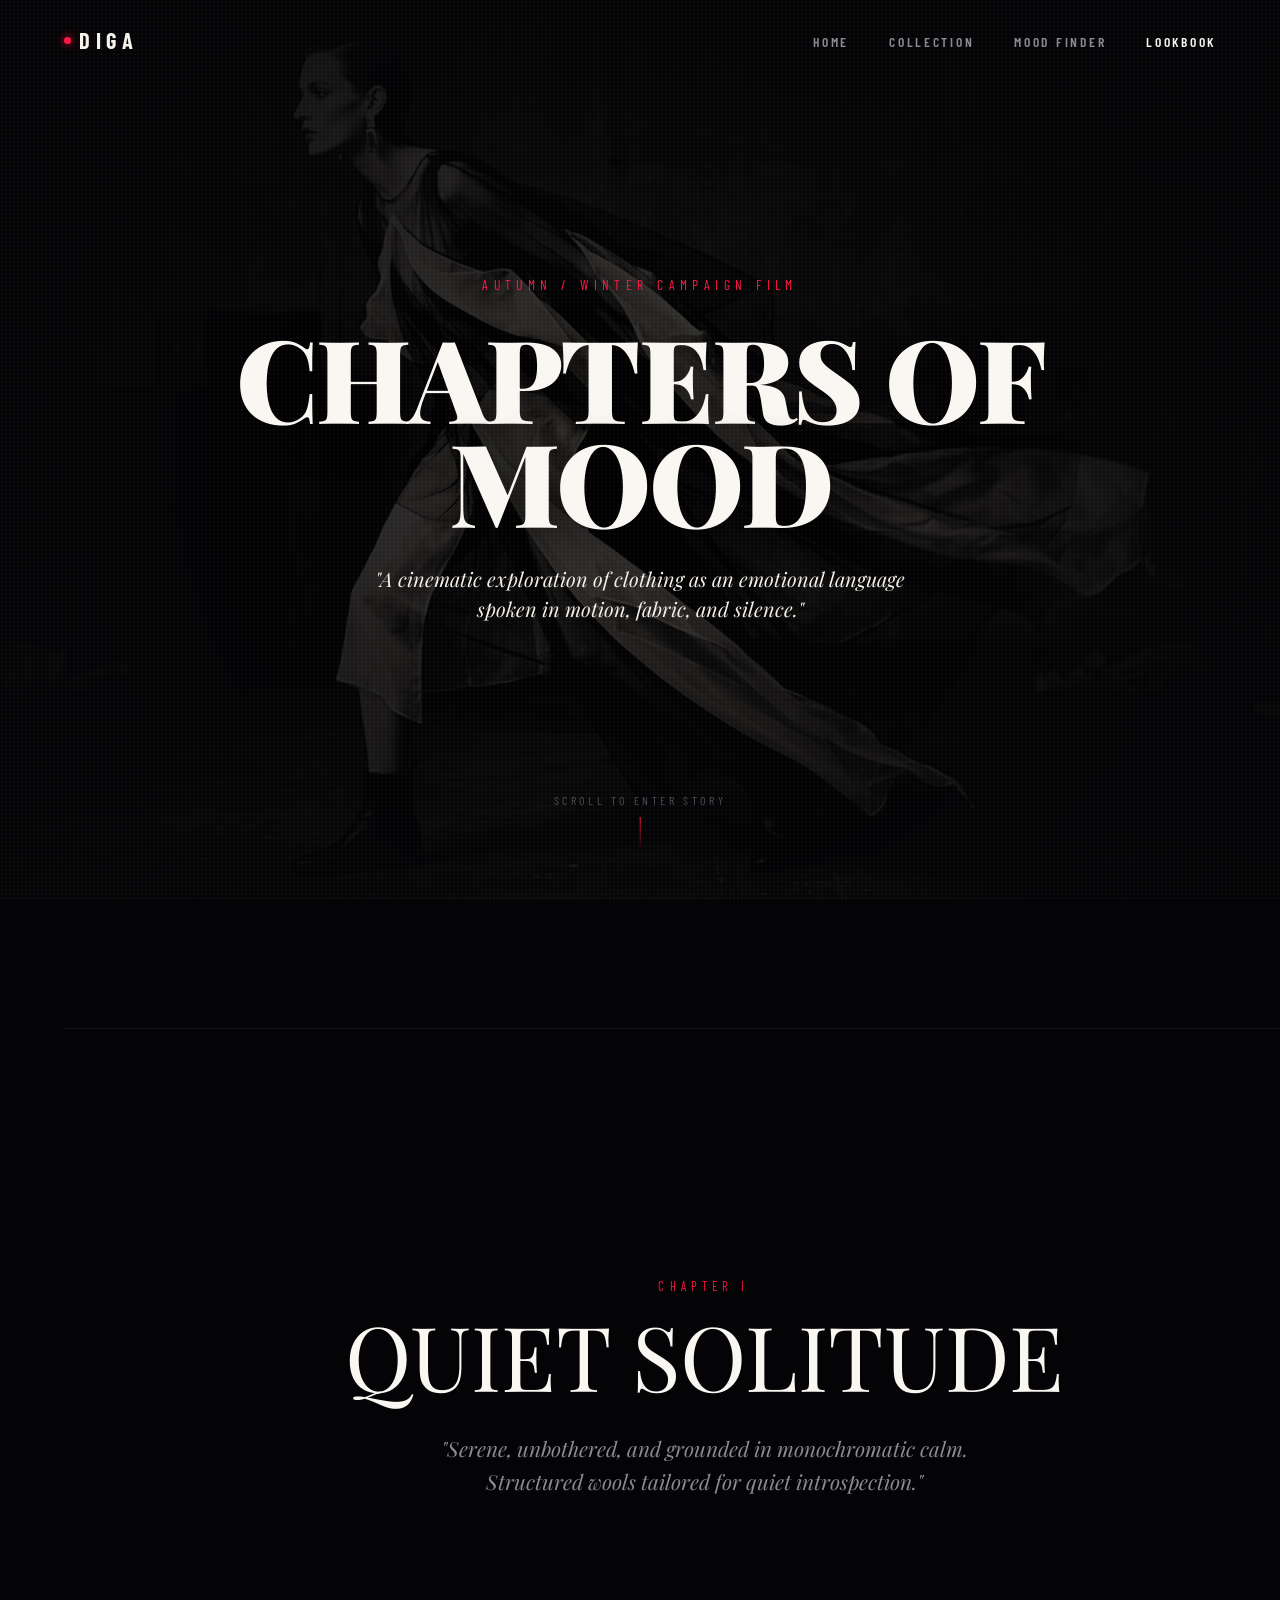
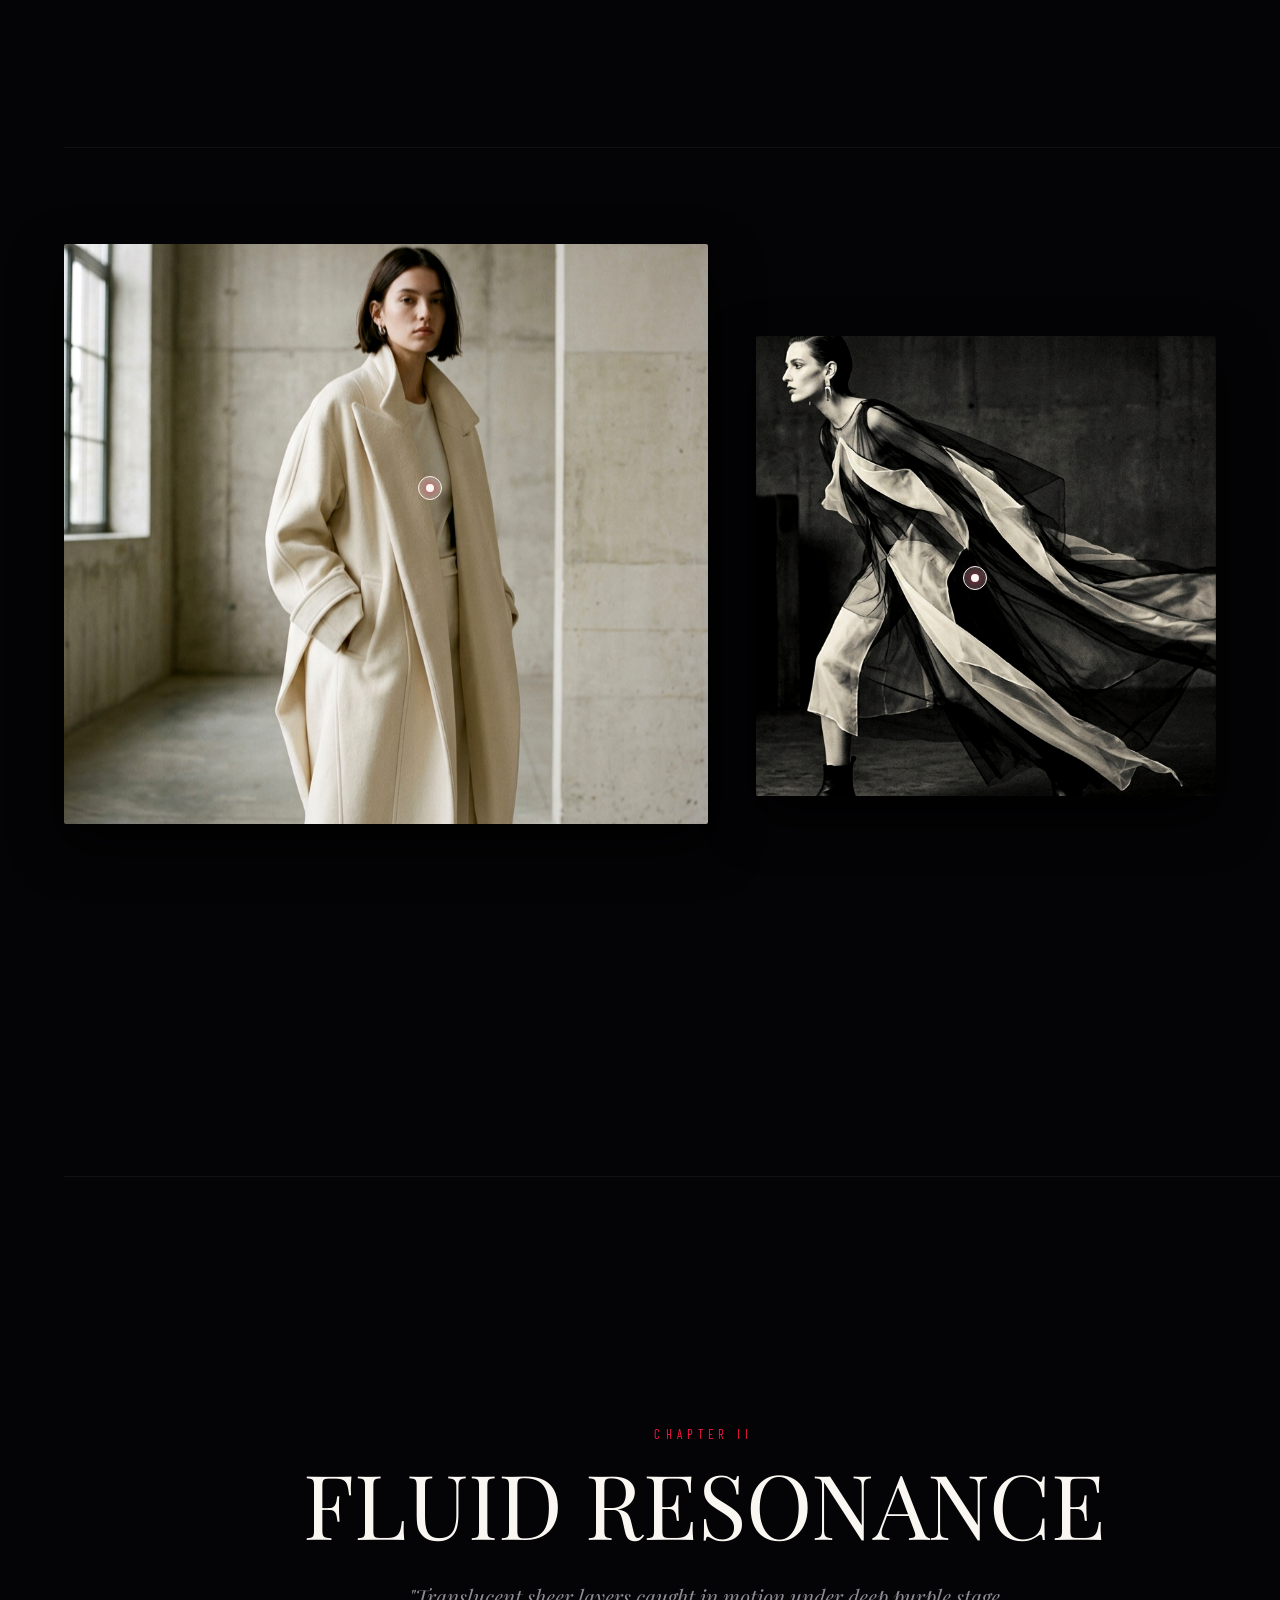
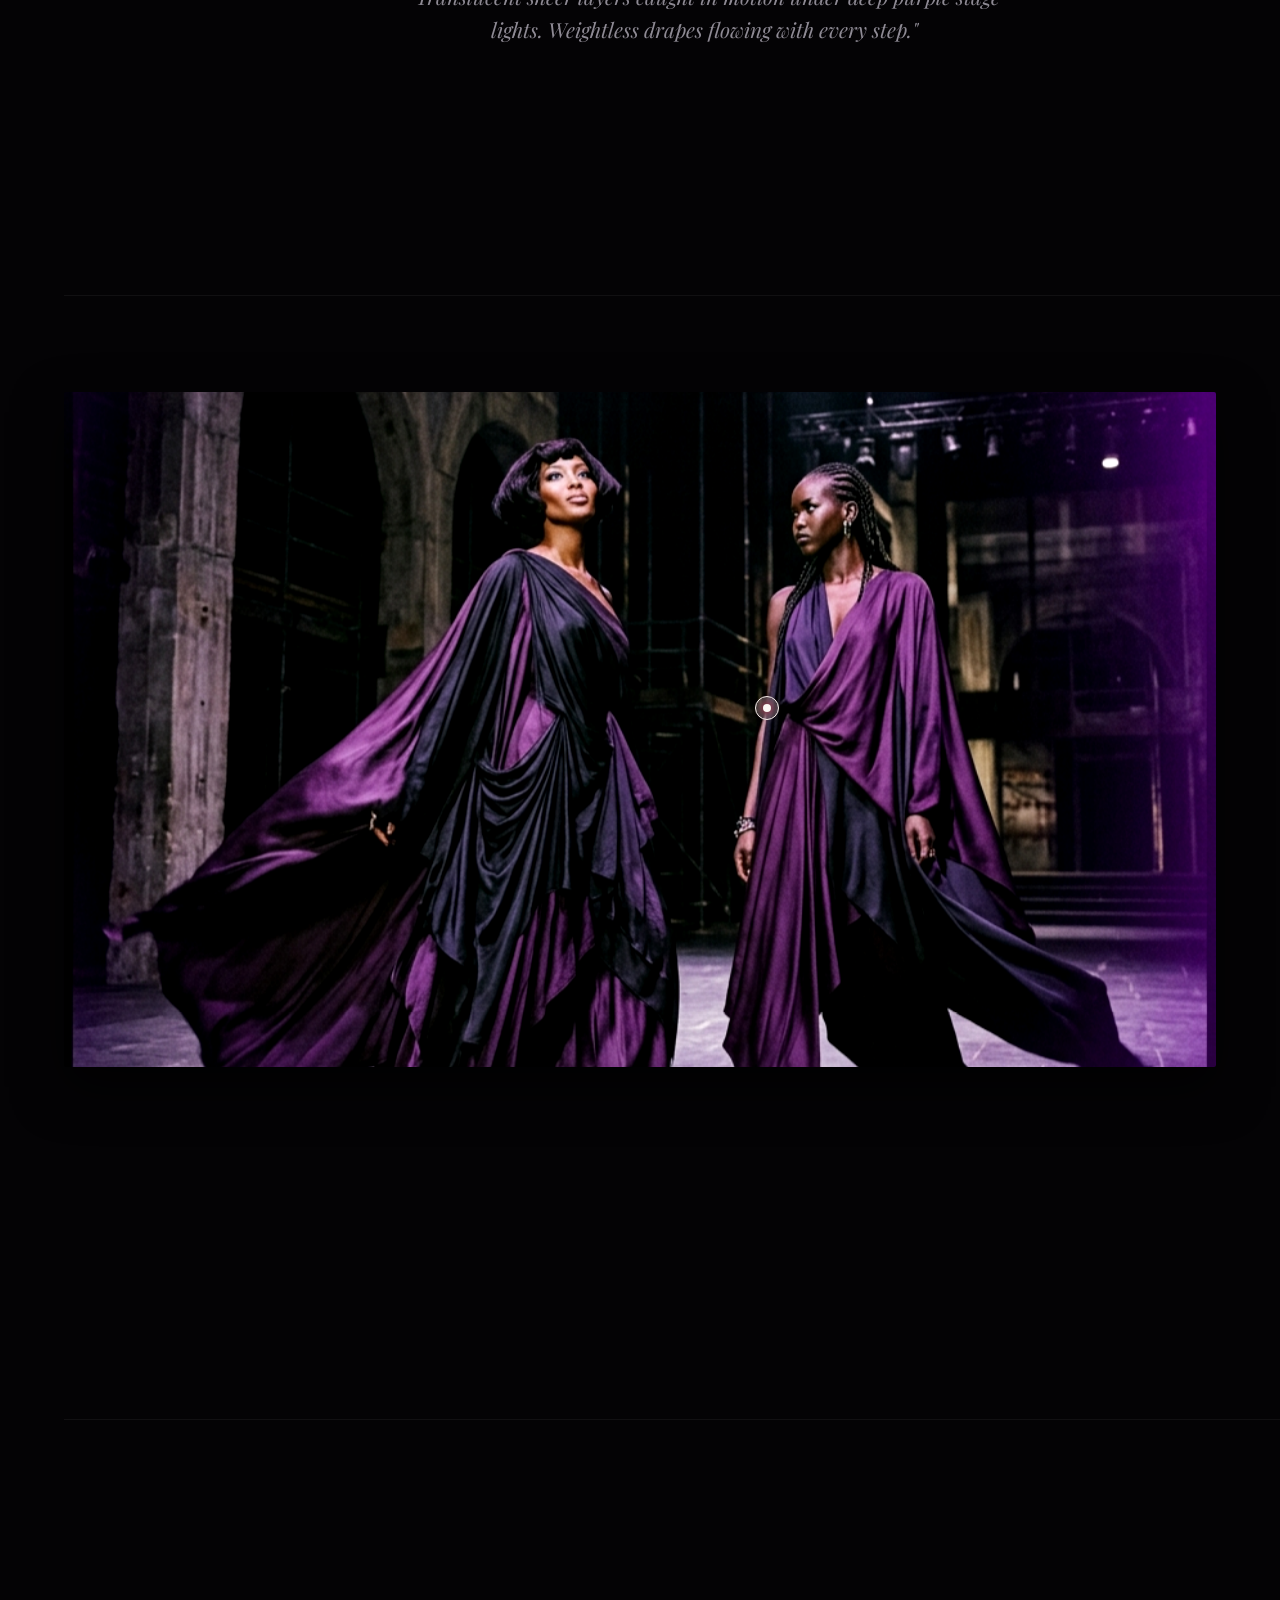
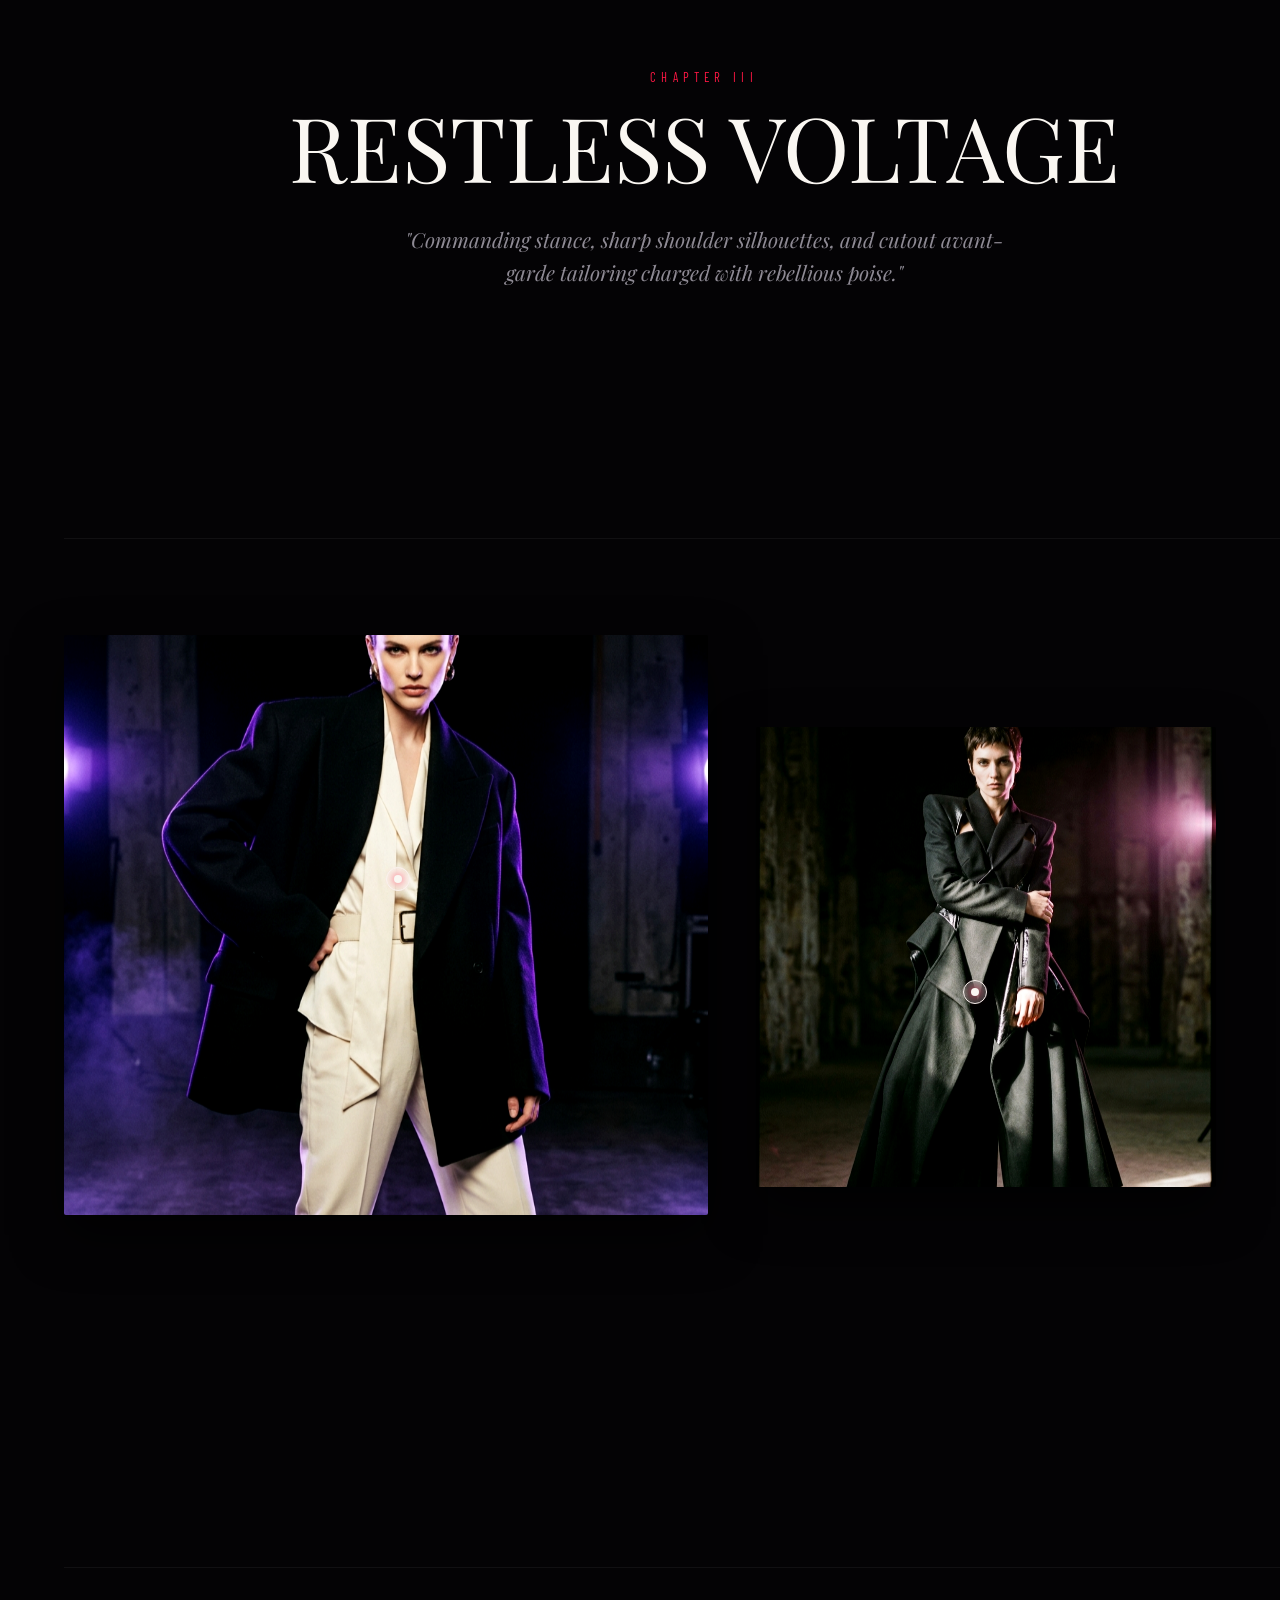
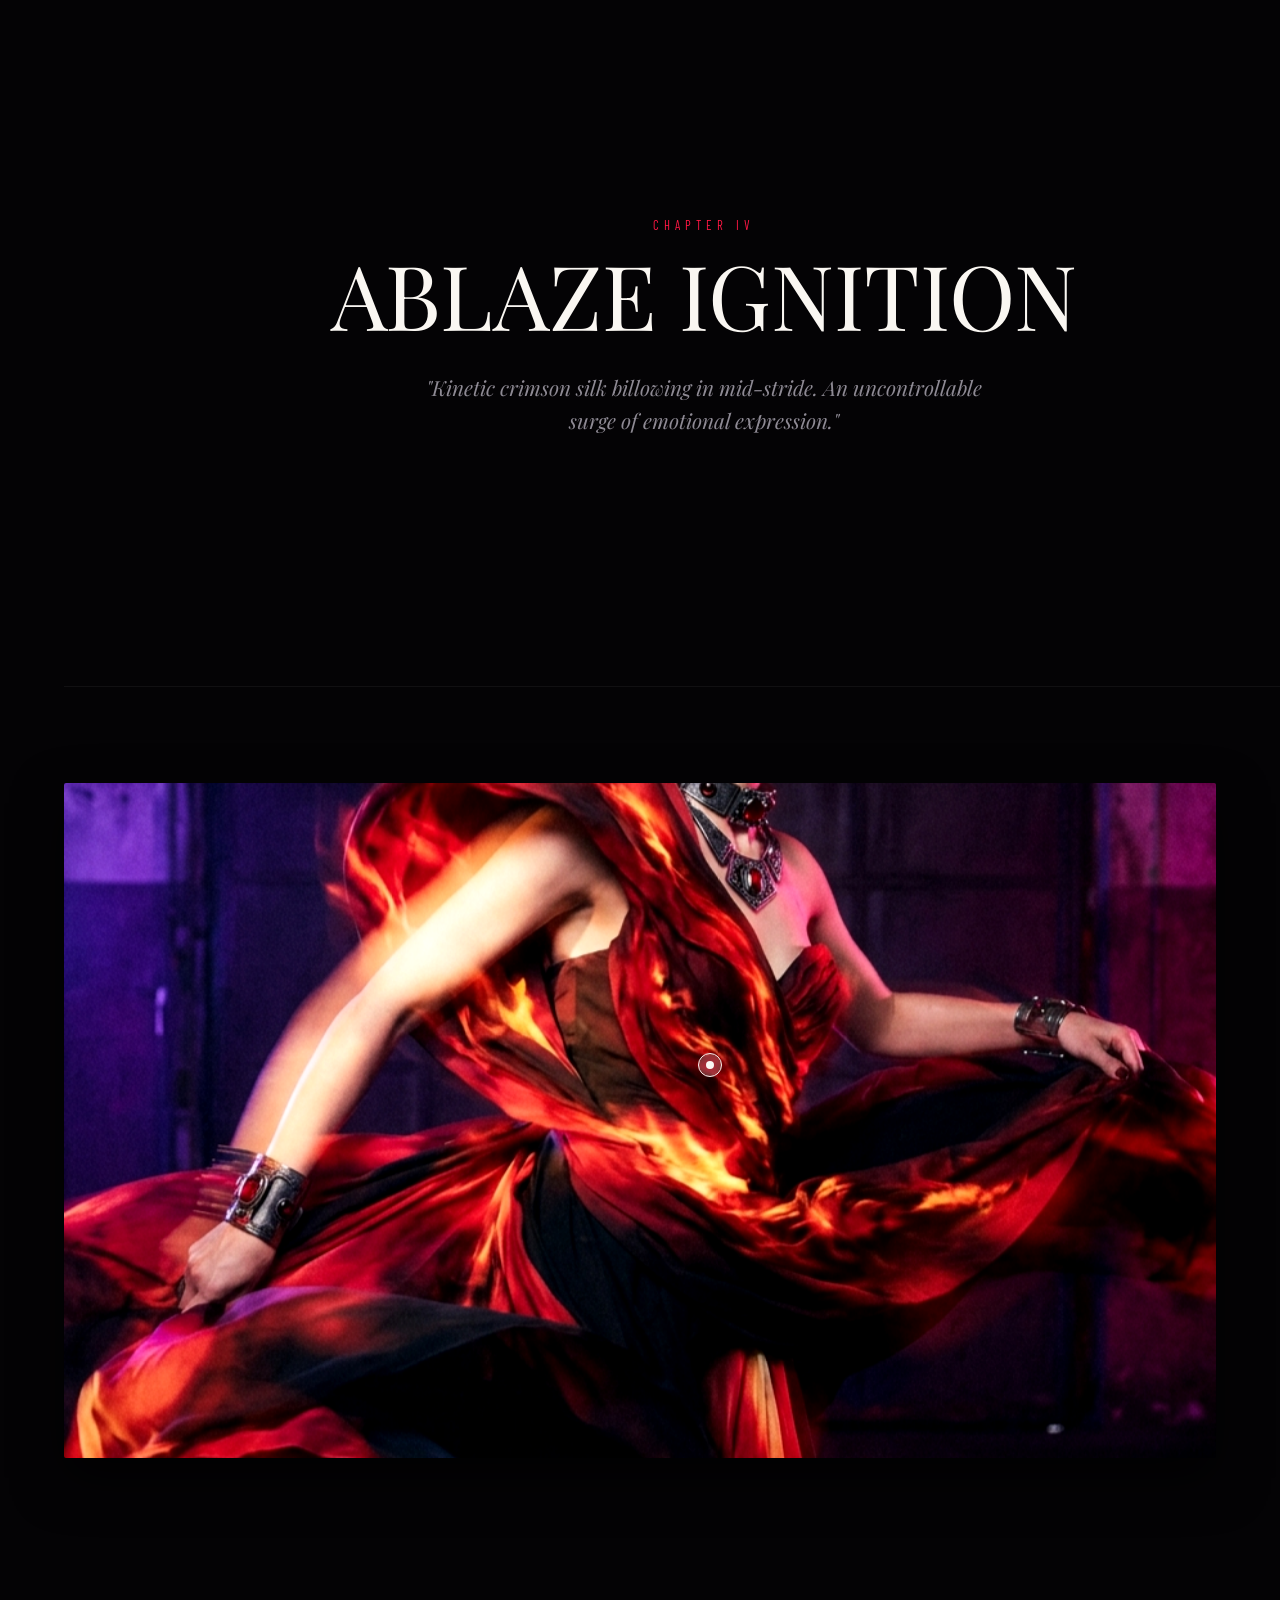
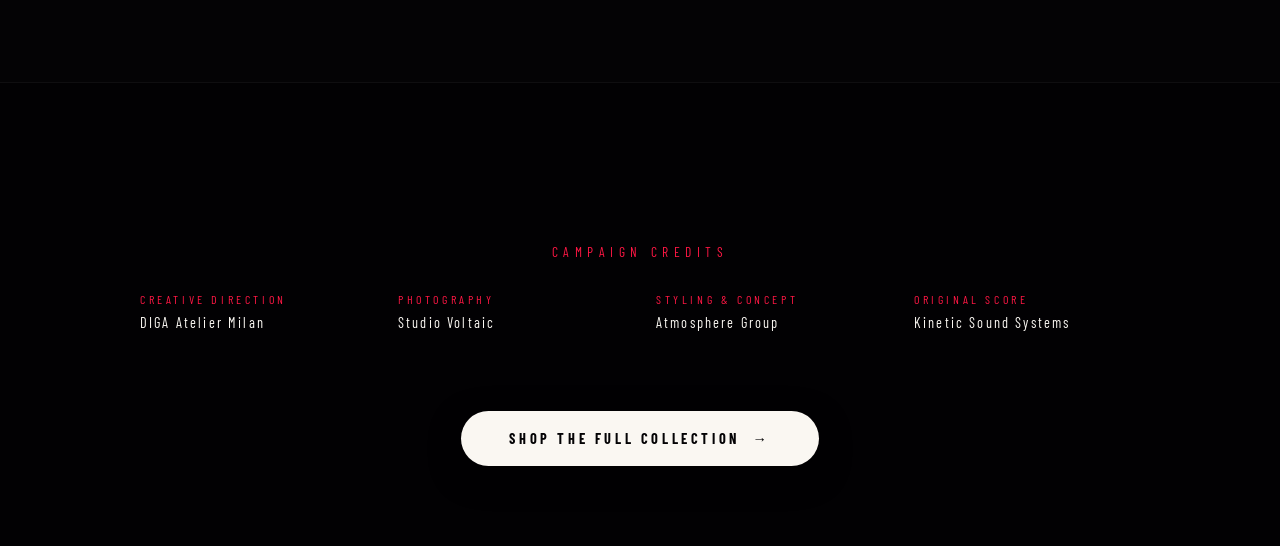
<file: lookbook.html>
<!DOCTYPE html>
<html lang="en">
<head>
  <meta charset="UTF-8">
  <meta name="viewport" content="width=device-width, initial-scale=1.0">
  <title>Chapters of Mood — DIGA Fashion Editorial Film</title>
  <meta name="description" content="A scroll-driven fashion film and editorial campaign story exploring clothing through emotional chapters.">
  <link rel="stylesheet" href="css/lookbook.css">
  <link rel="stylesheet" href="css/nav-mobile.css">
</head>
<body>

  <!-- Film Grain Overlay -->
  <div class="film-grain-overlay"></div>

  <!-- Header Nav -->
  <header class="lookbook-header">
    <a href="index.html" class="brand-mini">
      <span class="brand-dot"></span>
      DIGA
    </a>

    <ul class="lookbook-nav-links">
      <li><a href="index.html">Home</a></li>
      <li><a href="shop.html">Collection</a></li>
      <li><a href="mood-finder.html">Mood Finder</a></li>
      <li><a href="lookbook.html" class="active">Lookbook</a></li>
    </ul>
  </header>

  <main>
    <!-- OPENING TITLE SEQUENCE -->
    <section class="title-sequence-hero">
      <div class="hero-media-wrap">
        <img src="assets/images/hero_bg.jpg" alt="DIGA Campaign Editorial" class="hero-img-zoom">
        <div class="hero-scrim-overlay"></div>
      </div>

      <div class="title-sequence-content">
        <span class="campaign-tag">Autumn / Winter Campaign Film</span>
        <h1 class="campaign-main-title">Chapters of Mood</h1>
        <p class="campaign-subtitle">"A cinematic exploration of clothing as an emotional language spoken in motion, fabric, and silence."</p>
      </div>

      <div class="title-scroll-prompt">
        <span>Scroll to enter story</span>
        <div class="scroll-stem"></div>
      </div>
    </section>

    <!-- CHAPTER I: QUIET SOLITUDE -->
    <section class="chapter-section" id="chapter-1" data-chapter-accent-1="#2A2633" data-chapter-accent-2="#B4AAA0">
      <div class="chapter-interstitial">
        <span class="interstitial-chapter-num">Chapter I</span>
        <h2 class="interstitial-title">Quiet Solitude</h2>
        <p class="interstitial-copy">"Serene, unbothered, and grounded in monochromatic calm. Structured wools tailored for quiet introspection."</p>
      </div>

      <div class="editorial-frame-wrap">
        <div class="frame-asymmetric-duo">
          <!-- Image 1 with Tag -->
          <div class="duo-img-item">
            <img src="assets/images/gallery_unbothered.jpg" alt="Quiet Solitude Coat" class="parallax-img">
            
            <!-- Shop Tag Dot 1 -->
            <div class="shop-tag-container" data-product-id="unbothered-trench" style="top: 40%; left: 55%;">
              <button class="shop-tag-dot" aria-label="Shop the look"></button>
              <div class="shop-preview-card">
                <img src="" alt="" class="preview-card-img">
                <span class="preview-card-mood"></span>
                <h4 class="preview-card-title"></h4>
                <div class="preview-card-bottom">
                  <span class="preview-card-price"></span>
                  <a href="#" class="preview-card-link">Shop Look &rarr;</a>
                </div>
              </div>
            </div>
          </div>

          <!-- Image 2 with Tag -->
          <div class="duo-img-item secondary">
            <img src="assets/images/hero_bg.jpg" alt="Solitude Cinemagraph Wrap" class="parallax-img">
            
            <!-- Shop Tag Dot 2 -->
            <div class="shop-tag-container" data-product-id="solitude-wrap" style="top: 50%; left: 45%;">
              <button class="shop-tag-dot" aria-label="Shop the look"></button>
              <div class="shop-preview-card">
                <img src="" alt="" class="preview-card-img">
                <span class="preview-card-mood"></span>
                <h4 class="preview-card-title"></h4>
                <div class="preview-card-bottom">
                  <span class="preview-card-price"></span>
                  <a href="#" class="preview-card-link">Shop Look &rarr;</a>
                </div>
              </div>
            </div>
          </div>
        </div>
      </div>
    </section>

    <!-- CHAPTER II: FLUID RESONANCE -->
    <section class="chapter-section" id="chapter-2" data-chapter-accent-1="#7A22C4" data-chapter-accent-2="#536DFE">
      <div class="chapter-interstitial">
        <span class="interstitial-chapter-num">Chapter II</span>
        <h2 class="interstitial-title">Fluid Resonance</h2>
        <p class="interstitial-copy">"Translucent sheer layers caught in motion under deep purple stage lights. Weightless drapes flowing with every step."</p>
      </div>

      <div class="editorial-frame-wrap">
        <div class="frame-full-width">
          <img src="assets/images/collection_lifestyle_1.jpg" alt="Fluid Stage Gown" class="parallax-img">
          
          <!-- Shop Tag Dot 3 -->
          <div class="shop-tag-container" data-product-id="asymmetric-gown" style="top: 45%; left: 60%;">
            <button class="shop-tag-dot" aria-label="Shop the look"></button>
            <div class="shop-preview-card">
              <img src="" alt="" class="preview-card-img">
              <span class="preview-card-mood"></span>
              <h4 class="preview-card-title"></h4>
              <div class="preview-card-bottom">
                <span class="preview-card-price"></span>
                <a href="#" class="preview-card-link">Shop Look &rarr;</a>
              </div>
            </div>
          </div>
        </div>
      </div>
    </section>

    <!-- CHAPTER III: RESTLESS VOLTAGE -->
    <section class="chapter-section" id="chapter-3" data-chapter-accent-1="#C2185B" data-chapter-accent-2="#E0247D">
      <div class="chapter-interstitial">
        <span class="interstitial-chapter-num">Chapter III</span>
        <h2 class="interstitial-title">Restless Voltage</h2>
        <p class="interstitial-copy">"Commanding stance, sharp shoulder silhouettes, and cutout avant-garde tailoring charged with rebellious poise."</p>
      </div>

      <div class="editorial-frame-wrap">
        <div class="frame-asymmetric-duo">
          <!-- Image 1 with Tag -->
          <div class="duo-img-item">
            <img src="assets/images/collection_lifestyle_2.jpg" alt="Voltaic Sculpted Blazer" class="parallax-img">
            
            <!-- Shop Tag Dot 4 -->
            <div class="shop-tag-container" data-product-id="voltaic-blazer" style="top: 40%; left: 50%;">
              <button class="shop-tag-dot" aria-label="Shop the look"></button>
              <div class="shop-preview-card">
                <img src="" alt="" class="preview-card-img">
                <span class="preview-card-mood"></span>
                <h4 class="preview-card-title"></h4>
                <div class="preview-card-bottom">
                  <span class="preview-card-price"></span>
                  <a href="#" class="preview-card-link">Shop Look &rarr;</a>
                </div>
              </div>
            </div>
          </div>

          <!-- Image 2 with Tag -->
          <div class="duo-img-item secondary">
            <img src="assets/images/gallery_restless.jpg" alt="Restless Cutout Overcoat" class="parallax-img">
            
            <!-- Shop Tag Dot 5 -->
            <div class="shop-tag-container" data-product-id="restless-coat" style="top: 55%; left: 45%;">
              <button class="shop-tag-dot" aria-label="Shop the look"></button>
              <div class="shop-preview-card">
                <img src="" alt="" class="preview-card-img">
                <span class="preview-card-mood"></span>
                <h4 class="preview-card-title"></h4>
                <div class="preview-card-bottom">
                  <span class="preview-card-price"></span>
                  <a href="#" class="preview-card-link">Shop Look &rarr;</a>
                </div>
              </div>
            </div>
          </div>
        </div>
      </div>
    </section>

    <!-- CHAPTER IV: ABLAZE IGNITION -->
    <section class="chapter-section" id="chapter-4" data-chapter-accent-1="#E0247D" data-chapter-accent-2="#FF1744">
      <div class="chapter-interstitial">
        <span class="interstitial-chapter-num">Chapter IV</span>
        <h2 class="interstitial-title">Ablaze Ignition</h2>
        <p class="interstitial-copy">"Kinetic crimson silk billowing in mid-stride. An uncontrollable surge of emotional expression."</p>
      </div>

      <div class="editorial-frame-wrap">
        <div class="frame-full-width">
          <img src="assets/images/gallery_ablaze.jpg" alt="Ablaze Kinetic Silk Dress" class="parallax-img">
          
          <!-- Shop Tag Dot 6 -->
          <div class="shop-tag-container" data-product-id="ablaze-kinetic-silk-dress" style="top: 40%; left: 55%;">
            <button class="shop-tag-dot" aria-label="Shop the look"></button>
            <div class="shop-preview-card">
              <img src="" alt="" class="preview-card-img">
              <span class="preview-card-mood"></span>
              <h4 class="preview-card-title"></h4>
              <div class="preview-card-bottom">
                <span class="preview-card-price"></span>
                <a href="#" class="preview-card-link">Shop Look &rarr;</a>
              </div>
            </div>
          </div>
        </div>
      </div>
    </section>

    <!-- CLOSING CREDITS SECTION -->
    <section class="closing-credits-section">
      <span class="campaign-tag">Campaign Credits</span>
      
      <div class="credits-grid">
        <div>
          <div class="credit-role">CREATIVE DIRECTION</div>
          <div class="credit-name">DIGA Atelier Milan</div>
        </div>
        <div>
          <div class="credit-role">PHOTOGRAPHY</div>
          <div class="credit-name">Studio Voltaic</div>
        </div>
        <div>
          <div class="credit-role">STYLING & CONCEPT</div>
          <div class="credit-name">Atmosphere Group</div>
        </div>
        <div>
          <div class="credit-role">ORIGINAL SCORE</div>
          <div class="credit-name">Kinetic Sound Systems</div>
        </div>
      </div>

      <div class="closing-cta-wrap">
        <a href="shop.html" class="btn-shop-campaign">
          <span>Shop The Full Collection</span>
          <span>&rarr;</span>
        </a>
      </div>
    </section>

  </main>

  <script src="js/products-data.js"></script>
  <script src="js/cart.js"></script>
  <script src="js/lookbook.js"></script>
  <script src="js/nav-mobile.js"></script>
</body>
</html>
</file>
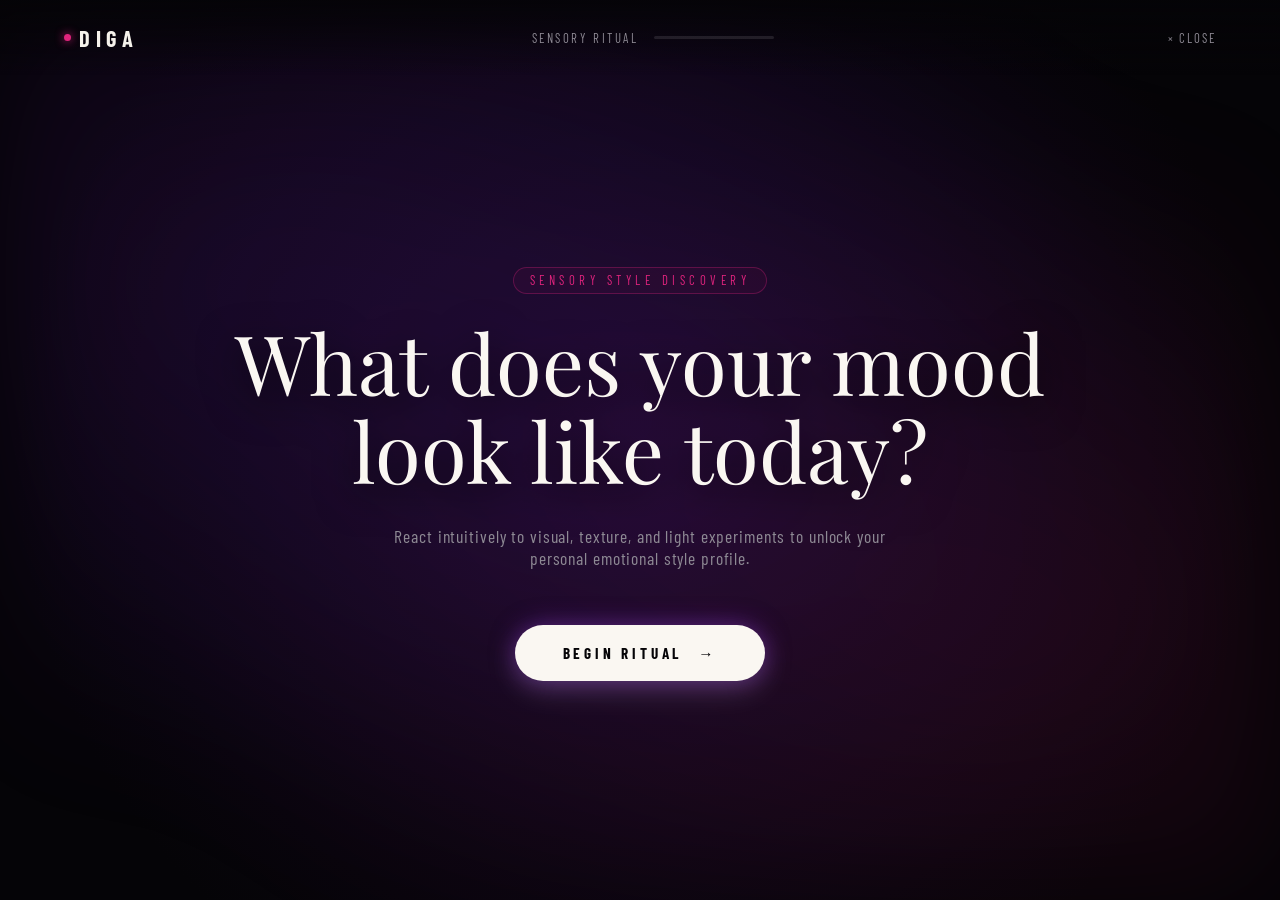
<file: mood-finder.html>
<!DOCTYPE html>
<html lang="en">
<head>
  <meta charset="UTF-8">
  <meta name="viewport" content="width=device-width, initial-scale=1.0">
  <title>DIGA — Mood Finder & Sensory Quiz</title>
  <meta name="description" content="Discover your current emotional style profile through DIGA's sensory mood finder experiment.">
  <link rel="stylesheet" href="css/mood-finder.css">
  <link rel="stylesheet" href="css/nav-mobile.css">
</head>
<body>

  <!-- Background Animated Fabric Mesh Overlay -->
  <div class="fabric-bg-mesh"></div>

  <!-- Fabric Curtain Wipe Overlay Transition -->
  <div class="fabric-wipe-curtain" id="fabric-curtain"></div>

  <!-- Quiet Header & Progress Track -->
  <header class="quiz-header">
    <a href="index.html" class="brand-logo">
      <span class="brand-dot"></span>
      DIGA
    </a>

    <div class="quiz-progress-wrap">
      <span class="progress-text" id="progress-step-text">SENSORY RITUAL</span>
      <div class="progress-bar-track">
        <div class="progress-bar-fill" id="progress-bar-fill"></div>
      </div>
    </div>

    <a href="index.html" class="exit-btn">&times; Close</a>
  </header>

  <!-- Quiz Viewport Container -->
  <div class="quiz-viewport">

    <!-- STEP 0: INTRO SCREEN -->
    <div class="quiz-step active" id="step-0">
      <div class="intro-content">
        <span class="intro-badge">Sensory Style Discovery</span>
        <h1 class="intro-headline">What does your mood look like today?</h1>
        <p class="intro-subtext">React intuitively to visual, texture, and light experiments to unlock your personal emotional style profile.</p>
        <button class="btn-begin-quiz" id="btn-begin-quiz">
          <span>Begin Ritual</span>
          <span>&rarr;</span>
        </button>
      </div>
    </div>

    <!-- STEP 1: PICK YOUR ENERGY -->
    <div class="quiz-step" id="step-1">
      <div class="question-prompt-wrap">
        <span class="question-num">Step 01 / 05</span>
        <h2 class="question-title">Pick your energy</h2>
      </div>

      <div class="options-container">
        <!-- Option A: Solitude -->
        <article class="option-card" data-points="QUIET_SOLITUDE">
          <div class="option-img-wrap">
            <img src="assets/images/gallery_unbothered.jpg" alt="Subdued Solitude" class="option-img">
            <div class="option-overlay"></div>
          </div>
          <div class="option-content">
            <h3 class="option-label">Subdued Solitude</h3>
            <span class="option-subtext">Slow &bull; Ambient &bull; Introspective</span>
          </div>
        </article>

        <!-- Option B: Voltage -->
        <article class="option-card" data-points="ELECTRIC_REBEL">
          <div class="option-img-wrap">
            <img src="assets/images/gallery_restless.jpg" alt="Kinetic Voltage" class="option-img">
            <div class="option-overlay"></div>
          </div>
          <div class="option-content">
            <h3 class="option-label">Kinetic Voltage</h3>
            <span class="option-subtext">Fast &bull; Electric &bull; High Contrast</span>
          </div>
        </article>
      </div>
    </div>

    <!-- STEP 2: PICK YOUR TEXTURE -->
    <div class="quiz-step" id="step-2">
      <div class="question-prompt-wrap">
        <span class="question-num">Step 02 / 05</span>
        <h2 class="question-title">Pick your texture</h2>
      </div>

      <div class="options-container">
        <!-- Option A: Sheer Silk -->
        <article class="option-card" data-points="FLUID_ETHEREAL">
          <div class="option-img-wrap">
            <img src="assets/images/hero_bg.jpg" alt="Sheer Translucent Silk" class="option-img">
            <div class="option-overlay"></div>
          </div>
          <div class="option-content">
            <h3 class="option-label">Sheer Translucent Silk</h3>
            <span class="option-subtext">Weightless &bull; Flowing &bull; Ethereal</span>
          </div>
        </article>

        <!-- Option B: Heavy Wool -->
        <article class="option-card" data-points="FIERCE_LUMINARY">
          <div class="option-img-wrap">
            <img src="assets/images/collection_lifestyle_2.jpg" alt="Sculpted Heavy Wool" class="option-img">
            <div class="option-overlay"></div>
          </div>
          <div class="option-content">
            <h3 class="option-label">Sculpted Heavy Wool</h3>
            <span class="option-subtext">Architectural &bull; Grounded &bull; Precise</span>
          </div>
        </article>
      </div>
    </div>

    <!-- STEP 3: PICK YOUR COLOR SPECTRUM -->
    <div class="quiz-step" id="step-3">
      <div class="question-prompt-wrap">
        <span class="question-num">Step 03 / 05</span>
        <h2 class="question-title">Pick your color frequency</h2>
      </div>

      <div class="options-container multi-4">
        <!-- Swatch 1: Obsidian -->
        <article class="option-card swatch-card" data-points="QUIET_SOLITUDE" style="background: linear-gradient(135deg, #111016, #050407);">
          <div class="option-content" style="position: relative; padding: 1.2rem;">
            <h3 class="option-label" style="font-size: 1.4rem;">Midnight Obsidian</h3>
            <span class="option-subtext">Monochrome Calm</span>
          </div>
        </article>

        <!-- Swatch 2: Electric Violet -->
        <article class="option-card swatch-card" data-points="FLUID_ETHEREAL" style="background: linear-gradient(135deg, #7A22C4, #536DFE);">
          <div class="option-content" style="position: relative; padding: 1.2rem;">
            <h3 class="option-label" style="font-size: 1.4rem;">Electric Violet</h3>
            <span class="option-subtext">Fluid Resonance</span>
          </div>
        </article>

        <!-- Swatch 3: Magenta Glow -->
        <article class="option-card swatch-card" data-points="ELECTRIC_REBEL" style="background: linear-gradient(135deg, #E0247D, #FF1744);">
          <div class="option-content" style="position: relative; padding: 1.2rem;">
            <h3 class="option-label" style="font-size: 1.4rem;">Neon Magenta</h3>
            <span class="option-subtext">Rebel Pulse</span>
          </div>
        </article>

        <!-- Swatch 4: Deep Purple Stage -->
        <article class="option-card swatch-card" data-points="FIERCE_LUMINARY" style="background: linear-gradient(135deg, #4A148C, #C2185B);">
          <div class="option-content" style="position: relative; padding: 1.2rem;">
            <h3 class="option-label" style="font-size: 1.4rem;">Deep Purple</h3>
            <span class="option-subtext">Fierce Stage Bleed</span>
          </div>
        </article>
      </div>
    </div>

    <!-- STEP 4: PICK YOUR SILHOUETTE -->
    <div class="quiz-step" id="step-4">
      <div class="question-prompt-wrap">
        <span class="question-num">Step 04 / 05</span>
        <h2 class="question-title">Pick your silhouette</h2>
      </div>

      <div class="options-container">
        <!-- Option A: Asymmetric Draping -->
        <article class="option-card" data-points="FLUID_ETHEREAL">
          <div class="option-img-wrap">
            <img src="assets/images/collection_lifestyle_1.jpg" alt="Asymmetric Draped Silhouette" class="option-img">
            <div class="option-overlay"></div>
          </div>
          <div class="option-content">
            <h3 class="option-label">Asymmetric Draped Flow</h3>
            <span class="option-subtext">Unstructured &bull; Organic Movement</span>
          </div>
        </article>

        <!-- Option B: Tailored Structure -->
        <article class="option-card" data-points="ELECTRIC_REBEL">
          <div class="option-img-wrap">
            <img src="assets/images/gallery_restless.jpg" alt="Tailored Sculpted Structure" class="option-img">
            <div class="option-overlay"></div>
          </div>
          <div class="option-content">
            <h3 class="option-label">Tailored Sculpted Structure</h3>
            <span class="option-subtext">Defined Shoulders &bull; Sharp Angles</span>
          </div>
        </article>
      </div>
    </div>

    <!-- STEP 5: PICK YOUR ATMOSPHERE -->
    <div class="quiz-step" id="step-5">
      <div class="question-prompt-wrap">
        <span class="question-num">Step 05 / 05</span>
        <h2 class="question-title">Pick your atmosphere</h2>
      </div>

      <div class="options-container">
        <!-- Option A: Daylight Studio -->
        <article class="option-card" data-points="QUIET_SOLITUDE">
          <div class="option-img-wrap">
            <img src="assets/images/gallery_unbothered.jpg" alt="Subdued Studio Lighting" class="option-img">
            <div class="option-overlay"></div>
          </div>
          <div class="option-content">
            <h3 class="option-label">Subdued Ambient Daylight</h3>
            <span class="option-subtext">Soft Shadows &bull; Concrete &bull; Quiet</span>
          </div>
        </article>

        <!-- Option B: Spotlight Bleed -->
        <article class="option-card" data-points="FIERCE_LUMINARY">
          <div class="option-img-wrap">
            <img src="assets/images/gallery_ablaze.jpg" alt="Stage Spotlight Light Bleed" class="option-img">
            <div class="option-overlay"></div>
          </div>
          <div class="option-content">
            <h3 class="option-label">Stage Spotlight & Smoke</h3>
            <span class="option-subtext">Deep Purple Light Bleed &bull; Dramatic</span>
          </div>
        </article>
      </div>
    </div>

    <!-- RESULT SCREEN: PERSONALIZED MOOD REVEAL -->
    <div class="quiz-step result-step" id="step-result">
      
      <!-- Hero Reveal -->
      <section class="result-hero">
        <span class="result-badge">Your Style Atmosphere Is Revealed</span>
        <h1 class="result-headline" id="result-headline">ELECTRIC REBEL</h1>
        <p style="font-family: var(--font-sans); font-size: 1.1rem; letter-spacing: 0.3em; text-transform: uppercase; color: var(--quiz-accent-2); margin-bottom: 1rem;" id="result-tagline">
          Unapologetic Voltage & Sharp Architecture
        </p>
        <p class="result-description" id="result-description">
          Your mood is charged with kinetic energy and rebellious poise. You don't blend into space—you transform it. Your style demands high contrast, structured silhouettes, and vivid electric magenta rim lighting.
        </p>

        <div class="result-actions">
          <a href="shop.html" class="btn-shop-mood">Shop Your Mood &rarr;</a>
          <button class="btn-share-mood" id="btn-share-mood">Save / Share Mood</button>
        </div>
      </section>

      <!-- Curated Product Capsule Lookbook -->
      <section class="capsule-section">
        <h2 class="capsule-title">Your Curated Mood Capsule</h2>
        <div class="capsule-grid" id="capsule-grid">
          <!-- Dynamically populated by js/mood-finder.js -->
        </div>
      </section>

    </div>

  </div>

  <script src="js/cart.js"></script>
  <script src="js/mood-finder.js"></script>
  <script src="js/nav-mobile.js"></script>
</body>
</html>
</file>
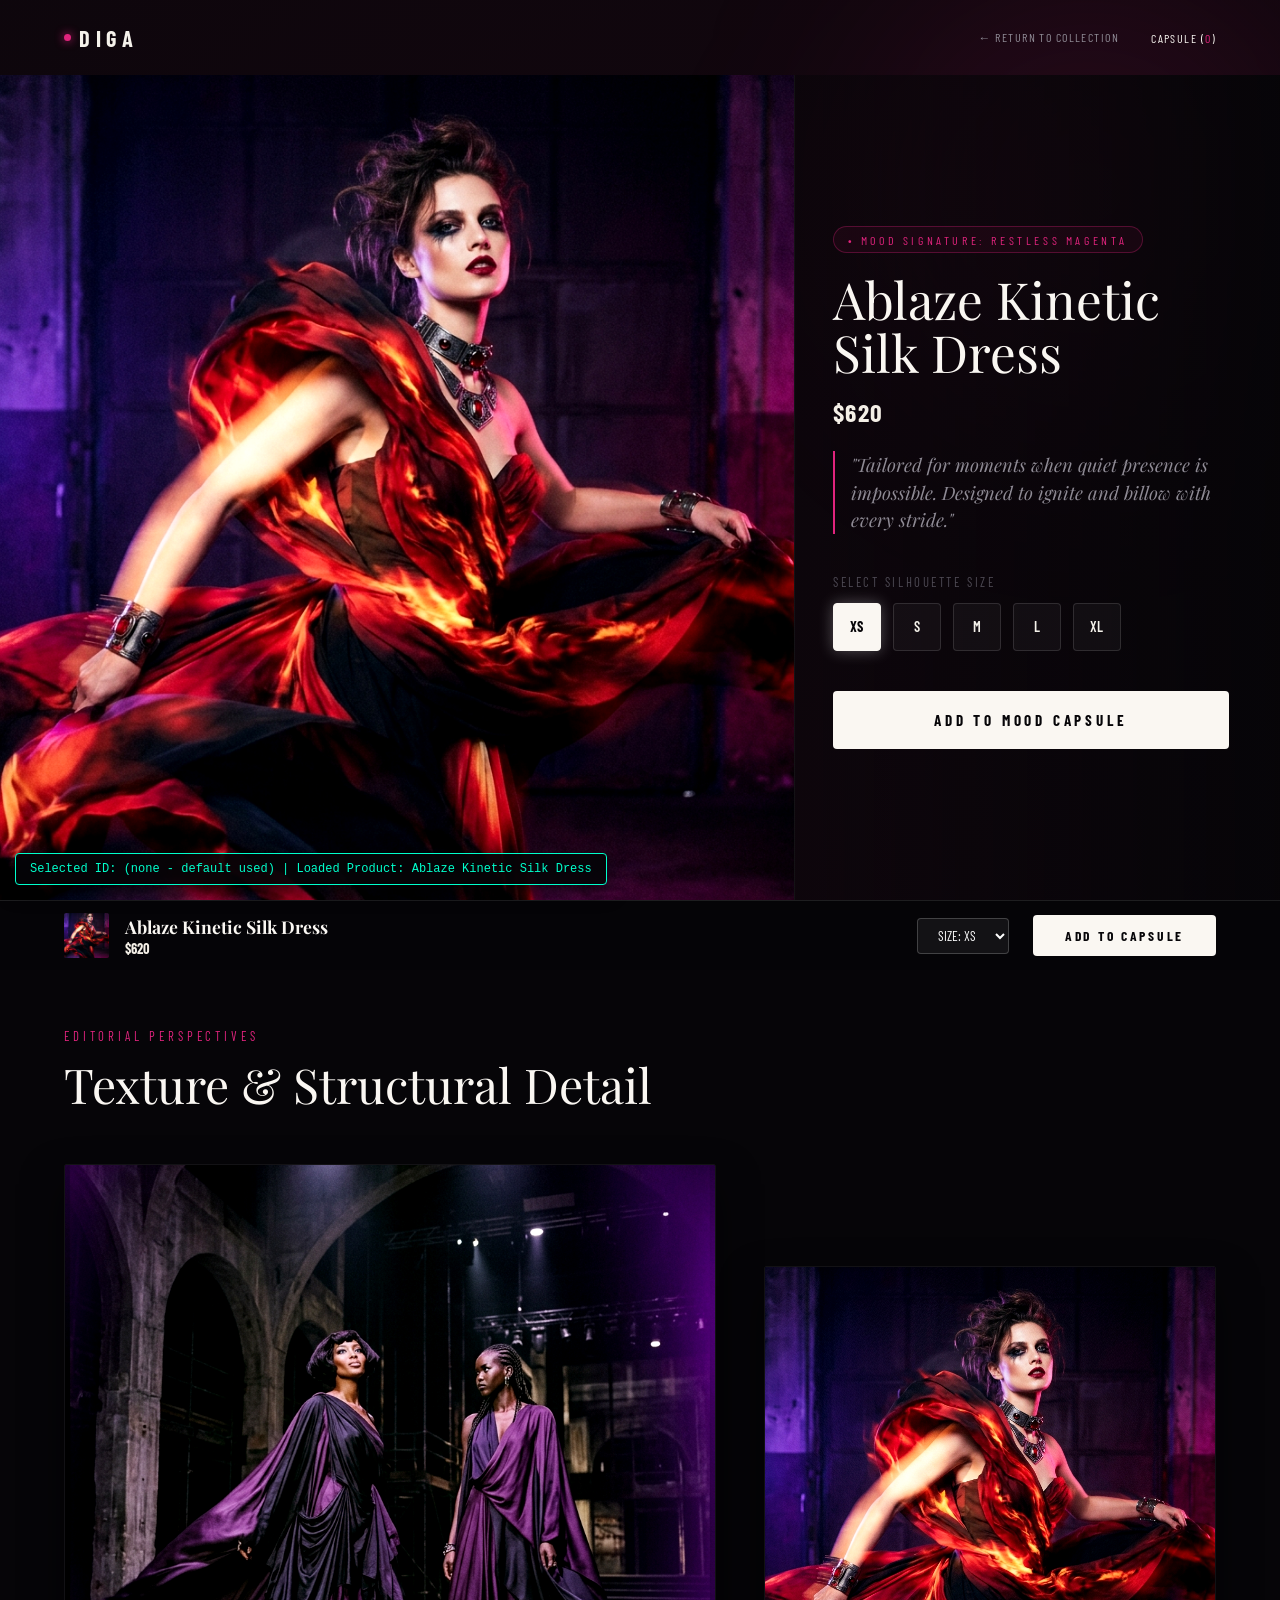
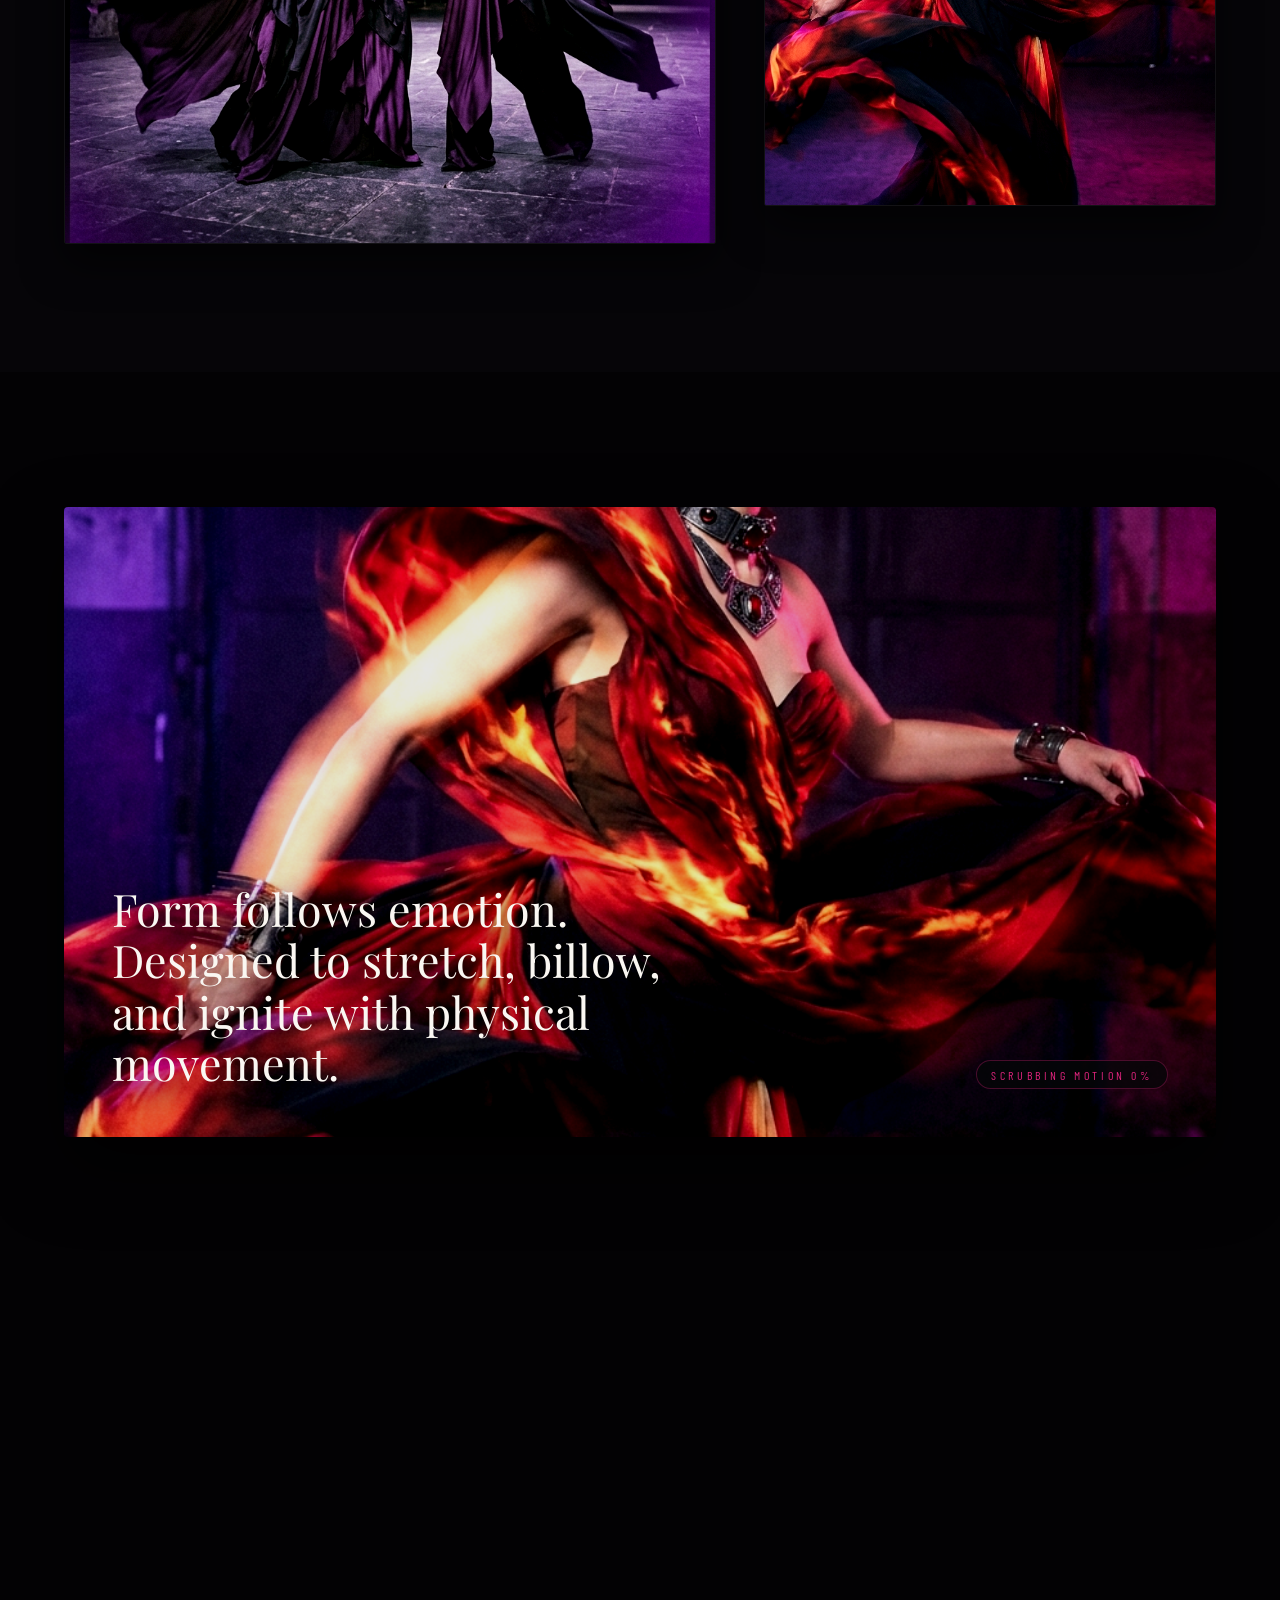
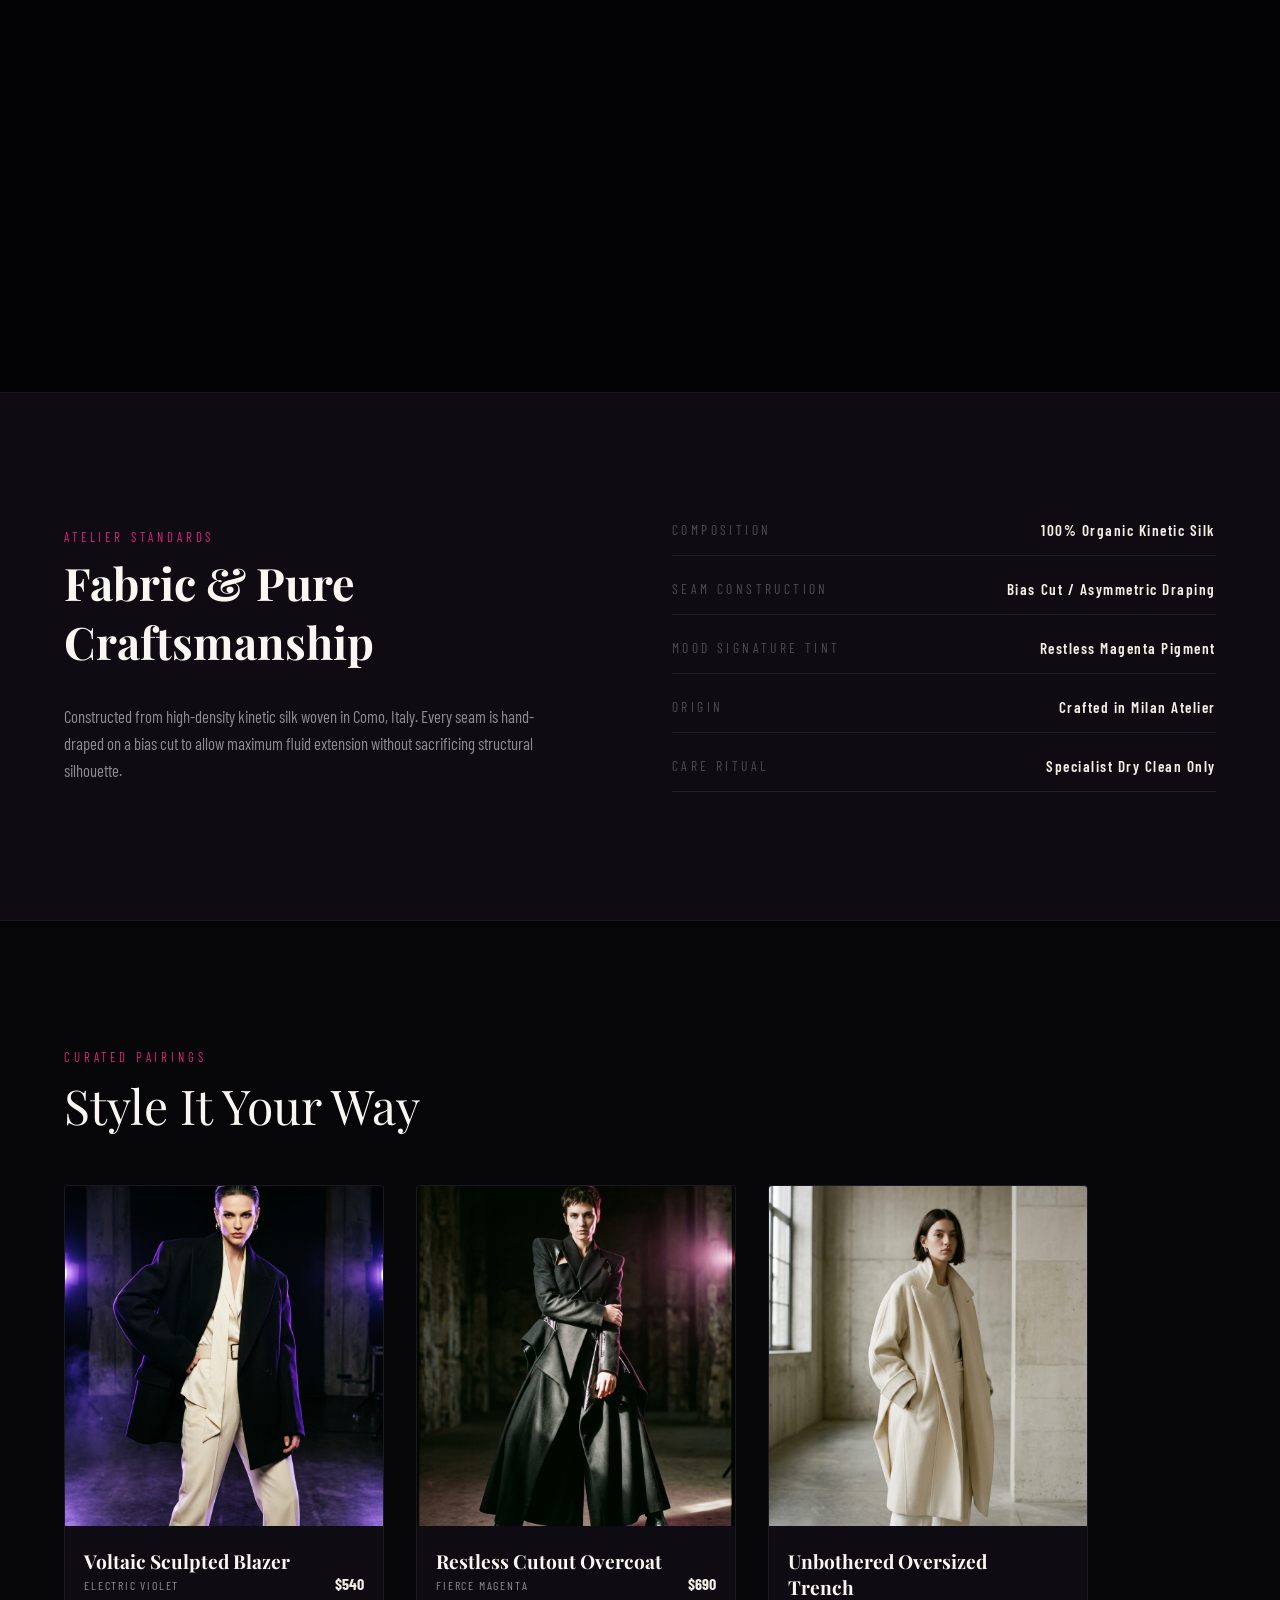
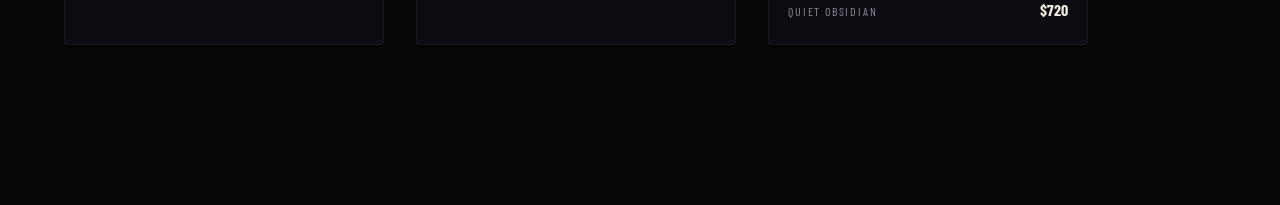
<file: product-detail.html>
<!DOCTYPE html>
<html lang="en">

<head>
  <meta charset="UTF-8">
  <meta name="viewport" content="width=device-width, initial-scale=1.0">
  <title>Ablaze Kinetic Silk Dress — DIGA</title>
  <meta name="description"
    content="Ablaze Kinetic Silk Dress in Restless Magenta mood signature. Crafted in Milan with organic kinetic silk draping.">
  <link rel="stylesheet" href="css/product-detail.css">
  <link rel="stylesheet" href="css/nav-mobile.css">
</head>

<body>

  <!-- STEP 5: Temporary Debug Indicator -->
  <div id="pdp-debug-label"
    style="position: fixed; bottom: 15px; left: 15px; z-index: 9999; background: rgba(5, 4, 7, 0.92); color: #00FFCC; padding: 8px 14px; font-family: monospace, sans-serif; font-size: 12px; border: 1px solid #00FFCC; border-radius: 4px; box-shadow: 0 5px 20px rgba(0,0,0,0.8); pointer-events: none;">
    Selected ID: <span id="debug-selected-id">none</span> | Loaded Product: <span id="debug-loaded-product">none</span>
  </div>

  <!-- Ambient Glow Overlay -->
  <div class="pdp-ambient-glow"></div>

  <!-- Fabric Tag Toast Confirmation -->
  <div class="fabric-tag-toast" id="fabric-tag-toast">
    <span class="toast-icon"></span>
    <span class="toast-text">ADDED TO MOOD CAPSULE &check;</span>
  </div>

  <!-- Header Nav -->
  <header class="pdp-header">

    <a href="index.html" class="brand-mini">
      <span class="brand-dot"></span>
      DIGA
    </a>

    <div class="pdp-header-actions">

      <a href="shop.html#catalog" class="header-back">
        &larr; Return to Collection
      </a>

      <a href="cart.html" class="header-cart">
        Capsule (<span class="cart-count-badge">0</span>)
      </a>

    </div>

  </header>

  <main>
    <!-- SECTION 1: HERO SPLIT SCREEN -->
    <section class="hero-split" id="hero-split">
      <!-- Left Media Column -->
      <div class="hero-media-col">
        <div class="hero-media-wrap">
          <!-- Soft Gradient Veil Lift Overlay -->
          <div class="hero-veil-scrim"></div>
          <img src="assets/images/gallery_ablaze.jpg" alt="Ablaze Kinetic Silk Dress" class="hero-img">
        </div>
      </div>

      <!-- Right Info Column -->
      <div class="hero-info-col">
        <span class="mood-tag-badge">&bull; MOOD SIGNATURE: RESTLESS MAGENTA</span>

        <h1 class="product-title">Ablaze Kinetic Silk Dress</h1>
        <div class="product-price">&dollar;620</div>

        <p class="product-evocative-desc">
          "Tailored for moments when quiet presence is impossible. Designed to ignite and billow with every stride."
        </p>

        <!-- Size Selector -->
        <div class="size-selector-wrap">
          <span class="selector-label">Select Silhouette Size</span>
          <div class="size-options">
            <button class="size-btn" data-size="XS">XS</button>
            <button class="size-btn active" data-size="S">S</button>
            <button class="size-btn" data-size="M">M</button>
            <button class="size-btn" data-size="L">L</button>
            <button class="size-btn" data-size="XL">XL</button>
          </div>
        </div>

        <!-- Add to Cart CTA -->
        <button class="btn-add-to-cart" id="main-atc-btn">
          <span>Add To Mood Capsule</span>
        </button>
      </div>
    </section>

    <!-- SECTION 2: EDITORIAL IMAGE SEQUENCE -->
    <section class="editorial-sequence-section">
      <div style="margin-bottom: 3rem;">
        <span
          style="font-size: 0.8rem; letter-spacing: 0.3em; text-transform: uppercase; color: var(--mood-accent); display: block; margin-bottom: 0.5rem;">Editorial
          Perspectives</span>
        <h2 style="font-family: var(--font-serif); font-size: 3rem; color: var(--off-white); font-weight: 400;">Texture
          & Structural Detail</h2>
      </div>

      <div class="editorial-grid">
        <!-- Image 1 -->
        <div class="editorial-item editorial-item-1">
          <div class="editorial-img-wrap">
            <img src="assets/images/collection_lifestyle_1.jpg" alt="Draped Silk Movement" class="editorial-img"
              loading="lazy">
            <div class="editorial-texture-overlay"></div>
          </div>
        </div>

        <!-- Image 2 -->
        <div class="editorial-item editorial-item-2">
          <div class="editorial-img-wrap">
            <img src="assets/images/collection_lifestyle_2.jpg" alt="Structured Bodice Stitching" class="editorial-img"
              loading="lazy">
            <div class="editorial-texture-overlay"></div>
          </div>
        </div>
      </div>
    </section>

    <!-- SECTION 3: "HOW IT MOVES" (SCROLL SCRUBBED MOTION) -->
    <section class="how-it-moves-section" id="how-it-moves">
      <div class="moves-sticky-pin">
        <div class="moves-media-container">
          <img src="assets/images/gallery_ablaze.jpg" alt="Garment Motion Scrubbing" class="moves-frame-img"
            id="moves-frame-img">

          <div class="moves-caption-overlay">
            <h3 class="moves-kinetic-text">
              Form follows emotion. Designed to stretch, billow, and ignite with physical movement.
            </h3>
            <div class="moves-scrub-indicator">
              <span id="moves-scrub-text">SCRUBBING MOTION 0%</span>
            </div>
          </div>
        </div>
      </div>
    </section>

    <!-- SECTION 4: FABRIC & CRAFT -->
    <section class="craft-section">
      <div class="craft-grid">
        <div>
          <span
            style="font-size: 0.8rem; letter-spacing: 0.3em; text-transform: uppercase; color: var(--mood-accent); display: block; margin-bottom: 0.5rem;">Atelier
            Standards</span>
          <h2 class="craft-title">Fabric & Pure Craftsmanship</h2>
          <p style="font-size: 1.05rem; color: var(--text-muted); line-height: 1.6; max-width: 480px;">
            Constructed from high-density kinetic silk woven in Como, Italy. Every seam is hand-draped on a bias cut to
            allow maximum fluid extension without sacrificing structural silhouette.
          </p>
        </div>

        <div>
          <ul class="craft-specs-list">
            <li class="craft-spec-item">
              <span class="spec-label">COMPOSITION</span>
              <span class="spec-val">100% Organic Kinetic Silk</span>
            </li>
            <li class="craft-spec-item">
              <span class="spec-label">SEAM CONSTRUCTION</span>
              <span class="spec-val">Bias Cut / Asymmetric Draping</span>
            </li>
            <li class="craft-spec-item">
              <span class="spec-label">MOOD SIGNATURE TINT</span>
              <span class="spec-val">Restless Magenta Pigment</span>
            </li>
            <li class="craft-spec-item">
              <span class="spec-label">ORIGIN</span>
              <span class="spec-val">Crafted in Milan Atelier</span>
            </li>
            <li class="craft-spec-item">
              <span class="spec-label">CARE RITUAL</span>
              <span class="spec-val">Specialist Dry Clean Only</span>
            </li>
          </ul>
        </div>
      </div>
    </section>

    <!-- SECTION 5: STYLE IT YOUR WAY -->
    <section class="style-it-section">
      <div style="margin-bottom: 3rem;">
        <span
          style="font-size: 0.8rem; letter-spacing: 0.3em; text-transform: uppercase; color: var(--mood-accent); display: block; margin-bottom: 0.5rem;">Curated
          Pairings</span>
        <h2 style="font-family: var(--font-serif); font-size: 3rem; color: var(--off-white); font-weight: 400;">Style It
          Your Way</h2>
      </div>

      <div class="style-track-wrapper">
        <div class="style-track">
          <!-- Card 1 -->
          <article class="style-card">
            <img src="assets/images/collection_lifestyle_2.jpg" alt="Voltaic Sculpted Blazer" class="style-card-img">
            <div class="style-card-content">
              <div>
                <h4 style="font-family: var(--font-serif); font-size: 1.2rem; color: var(--off-white);">Voltaic Sculpted
                  Blazer</h4>
                <span
                  style="font-size: 0.75rem; letter-spacing: 0.15em; color: var(--text-muted); text-transform: uppercase;">Electric
                  Violet Signature</span>
              </div>
              <span style="font-weight: 700; color: var(--cream);">&dollar;540</span>
            </div>
          </article>

          <!-- Card 2 -->
          <article class="style-card">
            <img src="assets/images/gallery_restless.jpg" alt="Restless Cutout Overcoat" class="style-card-img">
            <div class="style-card-content">
              <div>
                <h4 style="font-family: var(--font-serif); font-size: 1.2rem; color: var(--off-white);">Restless Cutout
                  Overcoat</h4>
                <span
                  style="font-size: 0.75rem; letter-spacing: 0.15em; color: var(--text-muted); text-transform: uppercase;">Fierce
                  Magenta Signature</span>
              </div>
              <span style="font-weight: 700; color: var(--cream);">&dollar;690</span>
            </div>
          </article>

          <!-- Card 3 -->
          <article class="style-card">
            <img src="assets/images/gallery_unbothered.jpg" alt="Unbothered Trench" class="style-card-img">
            <div class="style-card-content">
              <div>
                <h4 style="font-family: var(--font-serif); font-size: 1.2rem; color: var(--off-white);">Unbothered
                  Oversized Trench</h4>
                <span
                  style="font-size: 0.75rem; letter-spacing: 0.15em; color: var(--text-muted); text-transform: uppercase;">Quiet
                  Beige Signature</span>
              </div>
              <span style="font-weight: 700; color: var(--cream);">&dollar;720</span>
            </div>
          </article>
        </div>
      </div>
    </section>
  </main>

  <!-- STICKY ADD TO CART BAR -->
  <div class="sticky-atc-bar" id="sticky-atc-bar">
    <div class="sticky-product-meta">
      <img src="assets/images/gallery_ablaze.jpg" alt="Thumbnail" class="sticky-thumb">
      <div>
        <h4 class="sticky-title">Ablaze Kinetic Silk Dress</h4>
        <span class="sticky-price">&dollar;620</span>
      </div>
    </div>

    <div class="sticky-atc-right">
      <select id="sticky-size-select"
        style="background: rgba(255,255,255,0.06); border: 1px solid rgba(255,255,255,0.2); color: #fff; padding: 0.5rem 1rem; border-radius: 4px; font-family: var(--font-sans); outline: none;">
        <option value="XS">SIZE: XS</option>
        <option value="S" selected>SIZE: S</option>
        <option value="M">SIZE: M</option>
        <option value="L">SIZE: L</option>
        <option value="XL">SIZE: XL</option>
      </select>

      <button class="sticky-btn-atc">Add To Capsule</button>
    </div>
  </div>

  <script src="js/products-data.js"></script>
  <script src="js/cart.js"></script>
  <script src="js/product-detail.js"></script>
  <script src="js/nav-mobile.js"></script>
</body>

</html>
</file>
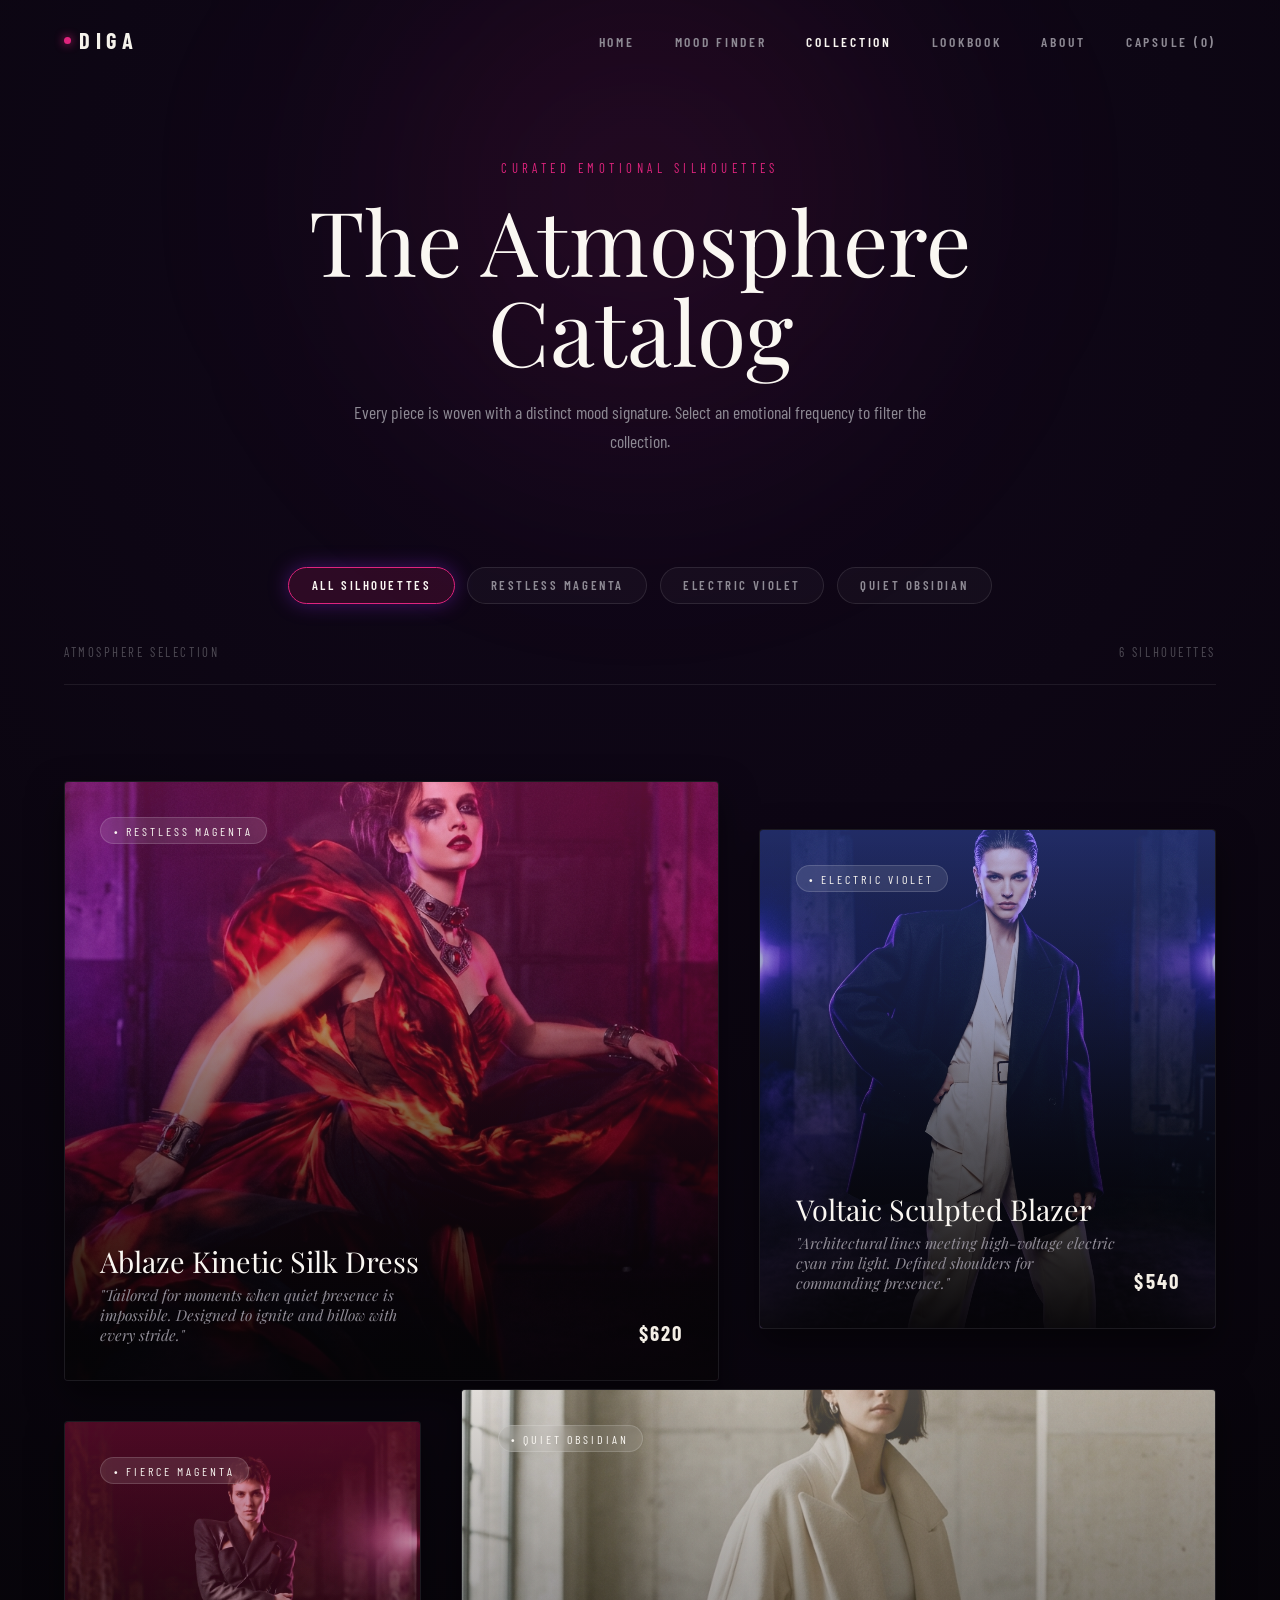
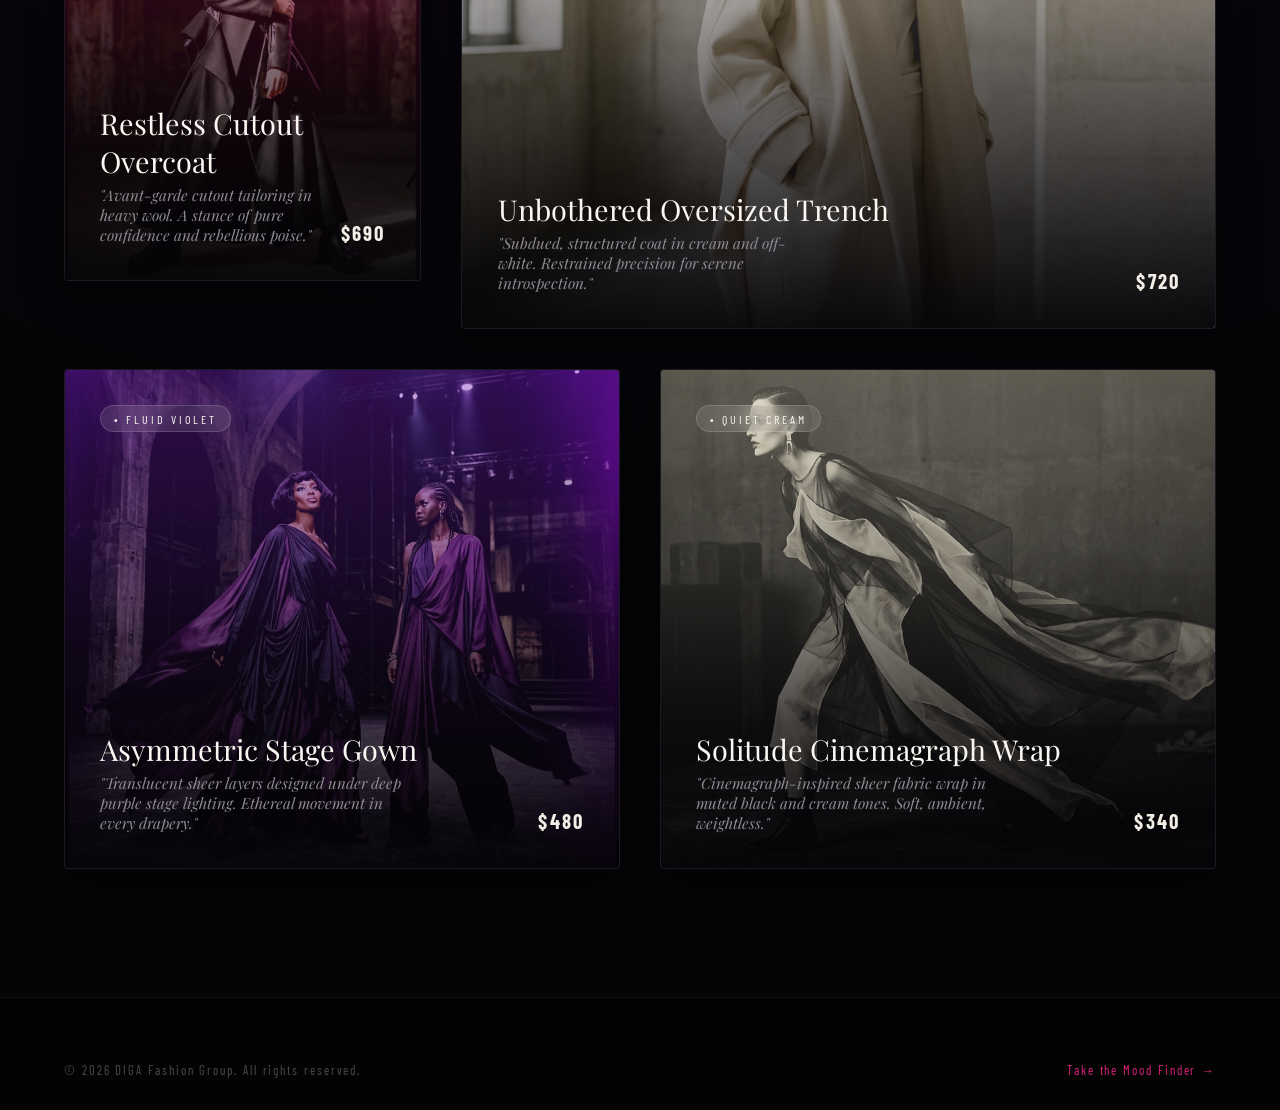
<file: shop.html>
<!DOCTYPE html>
<html lang="en">

<head>
  <meta charset="UTF-8">
  <meta name="viewport" content="width=device-width, initial-scale=1.0">
  <title>The Atmosphere Collection &mdash; DIGA Shop</title>
  <meta name="description"
    content="Explore DIGA's atmosphere collection — garments tuned by emotion and mood signatures.">
  <link rel="stylesheet" href="css/shop.css">
  <link rel="stylesheet" href="css/nav-mobile.css">
</head>

<body>

  <!-- Ambient Light Bleed Overlay -->
  <div class="shop-ambient-light"></div>

  <!-- Header Nav -->
  <header class="shop-header">
    <a href="index.html" class="brand-mini">
      <span class="brand-dot"></span>
      DIGA
    </a>

    <ul class="shop-nav-links">
      <li><a href="index.html">Home</a></li>
      <li><a href="mood-finder.html">Mood Finder</a></li>
      <li><a href="shop.html" class="active">Collection</a></li>
      <li><a href="lookbook.html">Lookbook</a></li>
      <li><a href="about.html">About</a></li>
      <li><a href="cart.html">Capsule (<span class="cart-count-badge">0</span>)</a></li>
    </ul>
  </header>

  <main>
    <!-- Catalog Hero Header -->
    <section class="catalog-hero">
      <span class="catalog-subtitle">Curated Emotional Silhouettes</span>
      <h1 class="catalog-title">The Atmosphere Catalog</h1>
      <p class="catalog-desc">Every piece is woven with a distinct mood signature. Select an emotional frequency to
        filter the collection.</p>
    </section>

    <!-- Filter Controls -->
    <section class="shop-controls" id="catalog">
      <div class="mood-tabs">
        <button class="mood-tab-btn active" data-category="all">All Silhouettes</button>
        <button class="mood-tab-btn" data-category="magenta">Restless Magenta</button>
        <button class="mood-tab-btn" data-category="violet">Electric Violet</button>
        <button class="mood-tab-btn" data-category="obsidian">Quiet Obsidian</button>
      </div>

      <div class="catalog-meta-bar">
        <span>ATMOSPHERE SELECTION</span>
        <span id="product-count">6 SILHOUETTES</span>
      </div>
    </section>

    <!-- Product Grid Container -->
    <section class="shop-grid-container">
      <div class="shop-grid" id="shop-grid">
        <!-- Rendered dynamically by js/shop.js -->
      </div>
    </section>
  </main>

  <!-- Minimal Dark Footer -->
  <footer
    style="background: #030304; padding: 4rem var(--container-padding) 2rem; border-top: 1px solid rgba(255,255,255,0.05); font-family: var(--font-sans);">
    <div
      style="display: flex; justify-content: space-between; align-items: center; font-size: 0.8rem; letter-spacing: 0.15em; color: var(--text-dim);">
      <span>&copy; 2026 DIGA Fashion Group. All rights reserved.</span>
      <a href="mood-finder.html" style="color: var(--accent-secondary); text-decoration: none;">Take the Mood Finder
        &rarr;</a>
    </div>
  </footer>

  <script src="js/products-data.js"></script>
  <script src="js/cart.js"></script>
  <script src="js/shop.js"></script>
  <script src="js/nav-mobile.js"></script>
</body>

</html>
</file>
<file: css/styles.css>
/* ==========================================
   DIGA — Wear Your Mood
   Living Mood Engine E-Commerce Design System
   ========================================== */

@import url('https://fonts.googleapis.com/css2?family=Barlow+Condensed:ital,wght@0,300;0,400;0,600;0,700;1,400&family=Playfair+Display:ital,wght@0,400;0,600;0,700;0,900;1,400;1,700&display=swap');

:root {
  /* Default Theme (Fluid/Electric Mix) */
  --bg-color: #060508;
  --bg-surface: #0e0c12;
  --text-main: #f5f2eb;
  --text-muted: #8e8a94;
  --text-dim: #4e4a54;
  --cream: #f4efe6;
  --off-white: #faf7f2;
  
  /* Mood Accent Dynamics (overwritten by JS on mood change) */
  --accent-color: #7A22C4;          /* Deep Violet */
  --accent-secondary: #E0247D;      /* Electric Magenta */
  --accent-glow: rgba(122, 34, 196, 0.45);
  --accent-glow-intense: rgba(224, 36, 125, 0.6);
  --mood-temp-filter: hue-rotate(0deg) saturate(1);
  --motion-speed: 1s;
  
  /* Fonts */
  --font-serif: 'Playfair Display', Georgia, serif;
  --font-sans: 'Barlow Condensed', -apple-system, sans-serif;

  /* Layout */
  --container-padding: clamp(1.5rem, 5vw, 6rem);
  --nav-height: 80px;

  /* Easing & Transitions */
  --transition-mood: color 1.8s ease, background-color 1.8s ease, border-color 1.8s ease, box-shadow 1.8s ease, filter 1.8s ease;
  --ease-out-expo: cubic-bezier(0.16, 1, 0.3, 1);
  --ease-in-out-smooth: cubic-bezier(0.65, 0, 0.35, 1);
}

/* Reset & Base */
*, *::before, *::after {
  box-sizing: border-box;
  margin: 0;
  padding: 0;
}

html {
  font-size: 16px;
  scroll-behavior: smooth;
  background-color: var(--bg-color);
  color: var(--text-main);
  font-family: var(--font-sans);
  overflow-x: hidden;
}

body {
  background-color: var(--bg-color);
  color: var(--text-main);
  line-height: 1.5;
  -webkit-font-smoothing: antialiased;
  -moz-osx-font-smoothing: grayscale;
  transition: var(--transition-mood);
  position: relative;
}

/* Atmospheric Mood Overlay Filter */
#mood-atmosphere {
  position: fixed;
  inset: 0;
  pointer-events: none;
  z-index: 999;
  mix-blend-mode: color;
  opacity: 0.15;
  background: radial-gradient(circle at 50% 50%, var(--accent-secondary), transparent 70%);
  transition: opacity 1.8s ease, background 1.8s ease;
}

/* Selection & Scrollbar */
::selection {
  background-color: var(--accent-secondary);
  color: #fff;
}

::-webkit-scrollbar {
  width: 6px;
  height: 6px;
}
::-webkit-scrollbar-track {
  background: #08070a;
}
::-webkit-scrollbar-thumb {
  background: #282430;
  border-radius: 3px;
}
::-webkit-scrollbar-thumb:hover {
  background: var(--accent-color);
}

/* ==========================================
   HEADER / NAV
   ========================================== */
.site-header {
  position: fixed;
  top: 0;
  left: 0;
  width: 100%;
  height: var(--nav-height);
  padding: 0 var(--container-padding);
  display: flex;
  justify-content: space-between;
  align-items: center;
  z-index: 100;
  transition: background 0.4s ease, backdrop-filter 0.4s ease;
}

.site-header.scrolled {
  background: rgba(6, 5, 8, 0.85);
  backdrop-filter: blur(16px);
  border-bottom: 1px solid rgba(255, 255, 255, 0.05);
}

.brand-mini {
  font-family: var(--font-sans);
  font-weight: 700;
  font-size: 1.5rem;
  letter-spacing: 0.25em;
  color: var(--text-main);
  text-decoration: none;
  display: flex;
  align-items: center;
  gap: 0.5rem;
  text-transform: uppercase;
}

.brand-dot {
  width: 8px;
  height: 8px;
  border-radius: 50%;
  background-color: var(--accent-secondary);
  box-shadow: 0 0 12px var(--accent-secondary);
  transition: var(--transition-mood);
}

/* Grouped Navigation Hierarchy */
.nav-container {
  display: flex;
  align-items: center;
  gap: 2.2rem;
}

.nav-group {
  display: flex;
  flex-direction: column;
  align-items: center;
  position: relative;
}

.nav-group-label {
  font-family: var(--font-sans);
  font-size: 0.65rem;
  font-weight: 700;
  letter-spacing: 0.35em;
  text-transform: uppercase;
  color: var(--accent-secondary);
  opacity: 0.85;
  margin-bottom: 0.25rem;
  pointer-events: none;
}

.nav-group-links {
  display: flex;
  gap: 1.8rem;
  list-style: none;
  align-items: center;
}

.nav-group-links a {
  color: var(--text-muted);
  text-decoration: none;
  font-family: var(--font-sans);
  font-weight: 600;
  font-size: 0.85rem;
  letter-spacing: 0.2em;
  text-transform: uppercase;
  transition: color 0.3s ease;
}

.nav-group-links a:hover {
  color: var(--text-main);
}

/* Subtle Vertical Divider */
.nav-divider {
  color: rgba(255, 255, 255, 0.2);
  font-size: 1.1rem;
  font-weight: 300;
  user-select: none;
  margin-top: 0.8rem;
}

/* Right Utility Group */
.nav-right-utility {
  display: flex;
  align-items: center;
  gap: 1.2rem;
}

.nav-cart-link {
  color: var(--off-white);
  text-decoration: none;
  font-family: var(--font-sans);
  font-weight: 700;
  font-size: 0.85rem;
  letter-spacing: 0.2em;
  text-transform: uppercase;
  padding: 0.35rem 0.9rem;
  border: 1px solid rgba(255, 255, 255, 0.2);
  border-radius: 20px;
  background: rgba(255, 255, 255, 0.05);
  transition: all 0.3s ease;
}

.nav-cart-link:hover {
  background: var(--accent-secondary);
  border-color: var(--accent-secondary);
  color: #fff;
  box-shadow: 0 0 15px var(--accent-glow);
}

.nav-active-mood {
  display: inline-flex;
  align-items: center;
  gap: 0.6rem;
  padding: 0.35rem 0.9rem;
  border: 1px solid rgba(255, 255, 255, 0.12);
  border-radius: 20px;
  font-size: 0.75rem;
  letter-spacing: 0.15em;
  text-transform: uppercase;
  color: var(--cream);
  background: rgba(255, 255, 255, 0.03);
}

.nav-active-mood .pulse {
  width: 6px;
  height: 6px;
  border-radius: 50%;
  background: var(--accent-secondary);
  animation: pulse-glow 2s infinite ease-in-out;
}

@keyframes pulse-glow {
  0%, 100% { transform: scale(1); opacity: 0.8; }
  50% { transform: scale(1.6); opacity: 1; box-shadow: 0 0 10px var(--accent-secondary); }
}

/* ==========================================
   SECTION 1 — HERO & MOOD SELECTOR
   ========================================== */
.hero-section {
  position: relative;
  width: 100vw;
  height: 100vh;
  min-height: 700px;
  display: flex;
  flex-direction: column;
  justify-content: center;
  align-items: center;
  overflow: hidden;
  background-color: #030304;
}

.hero-bg-wrapper {
  position: absolute;
  inset: 0;
  z-index: 1;
}

.hero-bg-img {
  width: 100%;
  height: 100%;
  object-fit: cover;
  object-position: center 25%;
  opacity: 0.38;
  filter: grayscale(80%) contrast(110%) brightness(85%);
  transition: filter 1.8s ease, opacity 1.8s ease, transform 0.1s ease-out;
  transform: scale(1.03);
}

.hero-overlay {
  position: absolute;
  inset: 0;
  background: radial-gradient(circle at 50% 50%, rgba(6,5,8,0.2) 0%, rgba(6,5,8,0.92) 80%);
  z-index: 2;
}

.hero-content {
  position: relative;
  z-index: 10;
  display: flex;
  flex-direction: column;
  align-items: center;
  justify-content: center;
  text-align: center;
  padding: 0 1.5rem;
  width: 100%;
  max-width: 1400px;
}

/* Fabric Layered DIGA Wordmark */
.logo-container {
  position: relative;
  margin-bottom: 2.5rem;
  cursor: default;
  user-select: none;
}

.wordmark-fabric-wrapper {
  position: relative;
  display: inline-block;
  font-family: var(--font-serif);
  font-size: clamp(5rem, 16vw, 15rem);
  font-weight: 900;
  line-height: 0.85;
  letter-spacing: -0.04em;
  text-transform: uppercase;
  color: transparent;
}

/* Layered sheer fabric illusion */
.wordmark-layer {
  position: absolute;
  top: 0;
  left: 0;
  width: 100%;
  height: 100%;
  background: linear-gradient(135deg, var(--off-white) 0%, var(--cream) 50%, var(--text-muted) 100%);
  -webkit-background-clip: text;
  background-clip: text;
  transition: transform 0.25s ease-out, opacity 0.4s ease, filter 0.4s ease;
  pointer-events: none;
}

.wordmark-layer-base {
  position: relative;
  opacity: 0.95;
  background: linear-gradient(180deg, #FFFFFF 0%, #E2DDD5 70%, #9E988E 100%);
  -webkit-background-clip: text;
  background-clip: text;
}

.wordmark-layer-1 {
  opacity: 0.4;
  filter: blur(2px);
  mix-blend-mode: screen;
  transform: translate(-3px, -2px);
  background: linear-gradient(90deg, var(--cream), var(--accent-secondary));
  -webkit-background-clip: text;
  background-clip: text;
}

.wordmark-layer-2 {
  opacity: 0.25;
  filter: blur(6px);
  mix-blend-mode: color-dodge;
  transform: translate(4px, 3px);
  background: linear-gradient(45deg, var(--accent-color), #ffffff);
  -webkit-background-clip: text;
  background-clip: text;
}

.wordmark-layer-3 {
  opacity: 0.15;
  filter: blur(12px);
  transform: translate(-6px, 5px);
  background: var(--accent-color);
  -webkit-background-clip: text;
  background-clip: text;
}

.tagline {
  font-family: var(--font-sans);
  font-size: clamp(0.9rem, 2vw, 1.3rem);
  font-weight: 400;
  letter-spacing: 0.4em;
  text-transform: uppercase;
  color: var(--text-muted);
  margin-bottom: 3.5rem;
}

/* Mood Dial — Interactive Emotional Dial */
.mood-dial-container {
  position: relative;
  display: flex;
  flex-direction: column;
  align-items: center;
  gap: 1.2rem;
}

.mood-dial-label {
  font-family: var(--font-sans);
  font-size: 0.75rem;
  letter-spacing: 0.3em;
  text-transform: uppercase;
  color: var(--text-dim);
}

.mood-dial-radial {
  position: relative;
  display: flex;
  align-items: center;
  justify-content: center;
  gap: 0.75rem;
  padding: 0.5rem 1rem;
  background: rgba(14, 12, 18, 0.6);
  backdrop-filter: blur(20px);
  border: 1px solid rgba(255, 255, 255, 0.08);
  border-radius: 50px;
  box-shadow: 0 10px 40px rgba(0, 0, 0, 0.6), 0 0 30px var(--accent-glow);
  transition: var(--transition-mood);
}

.mood-node {
  position: relative;
  background: transparent;
  border: none;
  color: var(--text-muted);
  font-family: var(--font-sans);
  font-size: 0.85rem;
  font-weight: 600;
  letter-spacing: 0.15em;
  text-transform: uppercase;
  padding: 0.65rem 1.25rem;
  border-radius: 30px;
  cursor: pointer;
  transition: all 0.4s var(--ease-out-expo);
  outline: none;
}

.mood-node:hover {
  color: var(--text-main);
  background: rgba(255, 255, 255, 0.05);
}

.mood-node.active {
  color: var(--off-white);
  background: rgba(255, 255, 255, 0.1);
  box-shadow: inset 0 0 15px rgba(255, 255, 255, 0.1), 0 0 20px var(--accent-glow-intense);
  border: 1px solid rgba(255, 255, 255, 0.2);
}

.mood-node.active::after {
  content: '';
  position: absolute;
  bottom: -4px;
  left: 50%;
  transform: translateX(-50%);
  width: 4px;
  height: 4px;
  border-radius: 50%;
  background: var(--accent-secondary);
  box-shadow: 0 0 8px var(--accent-secondary);
}

/* Hero Scroll Prompt Indicator */
.hero-scroll-indicator {
  position: absolute;
  bottom: 2.5rem;
  left: 50%;
  transform: translateX(-50%);
  z-index: 10;
  display: flex;
  flex-direction: column;
  align-items: center;
  gap: 0.5rem;
  color: var(--text-dim);
  font-size: 0.7rem;
  letter-spacing: 0.25em;
  text-transform: uppercase;
  text-decoration: none;
  transition: color 0.3s ease;
}

.hero-scroll-indicator:hover {
  color: var(--text-muted);
}

.scroll-line {
  width: 1px;
  height: 35px;
  background: linear-gradient(180deg, var(--accent-secondary), transparent);
  animation: scroll-drop 2s infinite ease-in-out;
}

@keyframes scroll-drop {
  0% { transform: scaleY(0); transform-origin: top; }
  50% { transform: scaleY(1); transform-origin: top; }
  50.1% { transform: scaleY(1); transform-origin: bottom; }
  100% { transform: scaleY(0); transform-origin: bottom; }
}

/* ==========================================
   SECTION 2 — "READ THE ROOM" (Horizontal Gallery)
   ========================================== */
.gallery-section-wrapper {
  position: relative;
  width: 100vw;
  height: 320vh; /* Gives scroll distance for horizontal mapping */
  background: #050407;
}

.gallery-sticky-pin {
  position: sticky;
  top: 0;
  left: 0;
  width: 100vw;
  height: 100vh;
  overflow: hidden;
  display: flex;
  flex-direction: column;
  justify-content: center;
  padding: 5vh 0;
}

.section-header {
  padding: 0 var(--container-padding);
  margin-bottom: 2rem;
  display: flex;
  justify-content: space-between;
  align-items: flex-end;
}

.section-subtitle {
  font-family: var(--font-sans);
  font-size: 0.8rem;
  font-weight: 600;
  letter-spacing: 0.3em;
  text-transform: uppercase;
  color: var(--accent-secondary);
  margin-bottom: 0.5rem;
  display: block;
}

.section-title {
  font-family: var(--font-serif);
  font-size: clamp(2.2rem, 5vw, 4rem);
  font-weight: 400;
  line-height: 1;
  color: var(--off-white);
}

.gallery-drag-hint {
  font-family: var(--font-sans);
  font-size: 0.75rem;
  letter-spacing: 0.2em;
  text-transform: uppercase;
  color: var(--text-dim);
  display: flex;
  align-items: center;
  gap: 0.5rem;
}

.gallery-track {
  display: flex;
  gap: 3.5vw;
  padding: 0 var(--container-padding);
  width: max-content;
  will-change: transform;
  transition: transform 0.1s ease-out;
  cursor: grab;
}

.gallery-track:active {
  cursor: grabbing;
}

.gallery-card {
  position: relative;
  flex: 0 0 clamp(320px, 28vw, 450px);
  height: clamp(480px, 62vh, 680px);
  background: var(--bg-surface);
  overflow: hidden;
  border-radius: 4px;
  box-shadow: 0 20px 40px rgba(0, 0, 0, 0.5);
  transition: transform 0.6s var(--ease-out-expo), box-shadow 0.6s ease;
}

.gallery-card-img-wrap {
  position: absolute;
  inset: 0;
  overflow: hidden;
}

.gallery-card-img {
  width: 100%;
  height: 100%;
  object-fit: cover;
  filter: grayscale(40%) contrast(105%);
  transition: transform 0.8s var(--ease-out-expo), filter 0.8s ease;
}

.gallery-card-overlay {
  position: absolute;
  inset: 0;
  background: linear-gradient(180deg, rgba(6,5,8,0.1) 0%, rgba(6,5,8,0.85) 100%);
  transition: opacity 0.5s ease;
}

.gallery-card-content {
  position: absolute;
  inset: 0;
  padding: 2.5rem 2rem;
  display: flex;
  flex-direction: column;
  justify-content: space-between;
  z-index: 5;
  pointer-events: none;
}

.gallery-card-mood-tag {
  align-self: flex-start;
  font-family: var(--font-sans);
  font-size: 0.75rem;
  letter-spacing: 0.25em;
  text-transform: uppercase;
  color: var(--off-white);
  padding: 0.3rem 0.75rem;
  background: rgba(255, 255, 255, 0.1);
  backdrop-filter: blur(10px);
  border: 1px solid rgba(255, 255, 255, 0.15);
  border-radius: 20px;
}

.gallery-card-word {
  font-family: var(--font-serif);
  font-size: clamp(3rem, 6vw, 5.5rem);
  font-weight: 900;
  line-height: 0.85;
  letter-spacing: -0.03em;
  text-transform: uppercase;
  color: var(--off-white);
  text-shadow: 0 10px 30px rgba(0,0,0,0.8);
  pointer-events: auto;
  cursor: pointer;
  transition: text-shadow 0.5s ease, transform 0.5s var(--ease-out-expo);
}

/* Hover Bloom Glow Interaction */
.gallery-card:hover {
  transform: translateY(-8px) scale(1.02);
  box-shadow: 0 30px 60px rgba(0, 0, 0, 0.7), 0 0 45px var(--card-glow, var(--accent-glow-intense));
}

.gallery-card:hover .gallery-card-img {
  transform: scale(1.08);
  filter: grayscale(0%) contrast(115%);
}

.gallery-card:hover .gallery-card-word {
  transform: translateX(8px);
  text-shadow: 0 0 25px var(--card-glow, var(--accent-secondary));
}

/* Individual Mood Colors for Cards */
.gallery-card[data-card-mood="RESTLESS"] { --card-glow: rgba(224, 36, 125, 0.7); }
.gallery-card[data-card-mood="UNBOTHERED"] { --card-glow: rgba(180, 170, 160, 0.5); }
.gallery-card[data-card-mood="ABLAZE"] { --card-glow: rgba(255, 60, 30, 0.7); }
.gallery-card[data-card-mood="FLUID"] { --card-glow: rgba(122, 34, 196, 0.7); }
.gallery-card[data-card-mood="ELECTRIC"] { --card-glow: rgba(100, 30, 255, 0.8); }
.gallery-card[data-card-mood="QUIET"] { --card-glow: rgba(140, 130, 150, 0.5); }

/* ==========================================
   SECTION 3 — FEATURED COLLECTION (Asymmetric Grid)
   ========================================== */
.collection-section {
  position: relative;
  padding: 8rem var(--container-padding);
  background: var(--bg-color);
  overflow: hidden;
}

/* Deep purple light bleed stage ambient backdrop */
.collection-section::before {
  content: '';
  position: absolute;
  top: 10%;
  left: -20vw;
  width: 60vw;
  height: 60vw;
  border-radius: 50%;
  background: radial-gradient(circle, var(--accent-glow) 0%, transparent 70%);
  filter: blur(80px);
  pointer-events: none;
}

.collection-section::after {
  content: '';
  position: absolute;
  bottom: 10%;
  right: -20vw;
  width: 60vw;
  height: 60vw;
  border-radius: 50%;
  background: radial-gradient(circle, var(--accent-glow-intense) 0%, transparent 70%);
  filter: blur(90px);
  pointer-events: none;
}

.collection-grid {
  display: grid;
  grid-template-columns: repeat(12, 1fr);
  gap: 2rem;
  margin-top: 4rem;
}

/* Asymmetric Editorial Placement */
.collection-item {
  position: relative;
  background: var(--bg-surface);
  overflow: hidden;
  border-radius: 2px;
  border: 1px solid rgba(255, 255, 255, 0.05);
  box-shadow: 0 15px 35px rgba(0, 0, 0, 0.4);
}

.collection-item-1 {
  grid-column: span 7;
  height: 650px;
}

.collection-item-2 {
  grid-column: span 5;
  height: 520px;
  margin-top: 4rem;
}

.collection-item-3 {
  grid-column: span 4;
  height: 480px;
  margin-top: -3rem;
}

.collection-item-4 {
  grid-column: span 8;
  height: 580px;
}

/* Veil Lift Reveal Transition */
.veil-wrapper {
  position: relative;
  width: 100%;
  height: 100%;
  overflow: hidden;
}

.veil-img {
  width: 100%;
  height: 100%;
  object-fit: cover;
  filter: grayscale(35%) contrast(108%);
  transition: transform 1s var(--ease-out-expo), filter 0.8s ease;
}

.veil-scrim {
  position: absolute;
  inset: 0;
  background: linear-gradient(180deg, var(--accent-color) 0%, var(--bg-surface) 100%);
  opacity: 0.9;
  z-index: 5;
  clip-path: inset(0 0 0 0);
  transition: clip-path 1.4s var(--ease-in-out-smooth);
}

.collection-item.revealed .veil-scrim {
  clip-path: inset(0 0 100% 0);
}

.collection-item:hover .veil-img {
  transform: scale(1.05);
  filter: grayscale(0%) contrast(115%);
}

.collection-info {
  position: absolute;
  bottom: 0;
  left: 0;
  width: 100%;
  padding: 2rem;
  background: linear-gradient(0deg, rgba(6,5,8,0.95) 0%, rgba(6,5,8,0) 100%);
  z-index: 6;
  display: flex;
  justify-content: space-between;
  align-items: flex-end;
}

.collection-title {
  font-family: var(--font-serif);
  font-size: 1.6rem;
  font-weight: 400;
  color: var(--off-white);
  margin-bottom: 0.3rem;
}

.collection-meta {
  font-family: var(--font-sans);
  font-size: 0.8rem;
  letter-spacing: 0.2em;
  text-transform: uppercase;
  color: var(--text-muted);
}

.collection-price {
  font-family: var(--font-sans);
  font-size: 1.1rem;
  font-weight: 700;
  color: var(--cream);
  letter-spacing: 0.1em;
}

/* ==========================================
   SECTION 4 — "THE SPECTRUM"
   ========================================== */
.spectrum-section {
  position: relative;
  padding: 9rem var(--container-padding);
  background: #040305;
  border-top: 1px solid rgba(255, 255, 255, 0.05);
  border-bottom: 1px solid rgba(255, 255, 255, 0.05);
  display: flex;
  flex-direction: column;
  align-items: center;
  text-align: center;
}

.spectrum-header {
  max-width: 700px;
  margin-bottom: 4rem;
}

.spectrum-desc {
  font-family: var(--font-sans);
  font-size: 1.05rem;
  color: var(--text-muted);
  letter-spacing: 0.05em;
  margin-top: 1rem;
}

/* Interactive Slider Bar */
.spectrum-bar-wrapper {
  position: relative;
  width: 100%;
  max-width: 900px;
  margin-bottom: 4rem;
}

.spectrum-bar {
  position: relative;
  width: 100%;
  height: 16px;
  border-radius: 10px;
  background: linear-gradient(90deg, #4A148C 0%, #7E57C2 35%, #E0247D 70%, #FF4081 100%);
  box-shadow: 0 0 25px rgba(126, 87, 194, 0.4);
  cursor: pointer;
}

.spectrum-handle {
  position: absolute;
  top: 50%;
  left: 45%;
  transform: translate(-50%, -50%);
  width: 36px;
  height: 36px;
  border-radius: 50%;
  background: var(--off-white);
  border: 3px solid var(--bg-color);
  box-shadow: 0 0 20px var(--accent-secondary), 0 5px 15px rgba(0, 0, 0, 0.5);
  cursor: grab;
  transition: transform 0.2s ease, box-shadow 0.2s ease;
}

.spectrum-handle:active {
  cursor: grabbing;
  transform: translate(-50%, -50%) scale(1.25);
}

.spectrum-labels {
  display: flex;
  justify-content: space-between;
  width: 100%;
  max-width: 900px;
  margin-top: 1rem;
  font-family: var(--font-sans);
  font-size: 0.8rem;
  letter-spacing: 0.2em;
  text-transform: uppercase;
  color: var(--text-dim);
}

/* Live Mood Preview Frames */
.spectrum-previews {
  display: grid;
  grid-template-columns: repeat(3, 1fr);
  gap: 2rem;
  width: 100%;
  max-width: 1000px;
  margin-top: 2rem;
}

.spectrum-card {
  background: var(--bg-surface);
  border-radius: 4px;
  padding: 1.5rem;
  border: 1px solid rgba(255, 255, 255, 0.08);
  text-align: left;
  transition: transform 0.4s var(--ease-out-expo), box-shadow 0.4s ease, border-color 0.4s ease;
  box-shadow: 0 10px 30px var(--spectrum-glow, rgba(0,0,0,0.5));
}

.spectrum-card-img {
  width: 100%;
  height: 260px;
  object-fit: cover;
  border-radius: 2px;
  margin-bottom: 1.2rem;
  filter: var(--spectrum-filter, none);
  transition: filter 0.5s ease;
}

.spectrum-card-title {
  font-family: var(--font-serif);
  font-size: 1.3rem;
  color: var(--off-white);
}

.spectrum-card-tag {
  font-family: var(--font-sans);
  font-size: 0.75rem;
  letter-spacing: 0.2em;
  text-transform: uppercase;
  color: var(--accent-secondary);
}

/* ==========================================
   SECTION 5 — BRAND MANIFESTO (Kinetic Typography)
   ========================================== */
.manifesto-section {
  position: relative;
  padding: 12rem var(--container-padding);
  background: #020203;
  overflow: hidden;
  display: flex;
  justify-content: center;
  align-items: center;
}

.manifesto-container {
  max-width: 1200px;
  text-align: center;
}

.manifesto-label {
  font-family: var(--font-sans);
  font-size: 0.85rem;
  letter-spacing: 0.4em;
  text-transform: uppercase;
  color: var(--accent-secondary);
  margin-bottom: 3rem;
  display: block;
}

.manifesto-text {
  font-family: var(--font-serif);
  font-size: clamp(2.5rem, 5.5vw, 5.5rem);
  font-weight: 400;
  line-height: 1.15;
  color: var(--off-white);
}

.kinetic-word {
  display: inline-block;
  transition: font-stretch 0.1s ease-out, letter-spacing 0.1s ease-out, transform 0.1s ease-out;
  will-change: transform, letter-spacing;
}

.kinetic-word.highlight {
  font-style: italic;
  color: var(--cream);
  background: linear-gradient(90deg, var(--off-white) 0%, var(--accent-secondary) 100%);
  -webkit-background-clip: text;
  background-clip: text;
}

/* ==========================================
   FOOTER — "MOOD SUBSCRIPTION"
   ========================================== */
.site-footer {
  position: relative;
  background: #030304;
  padding: 8rem var(--container-padding) 3rem;
  border-top: 1px solid rgba(255, 255, 255, 0.05);
}

.footer-top {
  display: grid;
  grid-template-columns: 1.5fr 1fr;
  gap: 4rem;
  margin-bottom: 6rem;
}

.footer-brand {
  font-family: var(--font-serif);
  font-size: 3rem;
  font-weight: 700;
  letter-spacing: -0.02em;
  color: var(--off-white);
  margin-bottom: 1rem;
}

.footer-subheading {
  font-family: var(--font-sans);
  font-size: 1.1rem;
  color: var(--text-muted);
  max-width: 450px;
  margin-bottom: 2rem;
}

/* Mood Subscription Form */
.mood-sub-form {
  display: flex;
  gap: 0.5rem;
  max-width: 500px;
  position: relative;
}

.mood-sub-input {
  flex: 1;
  background: rgba(255, 255, 255, 0.03);
  border: 1px solid rgba(255, 255, 255, 0.12);
  border-radius: 4px;
  padding: 1.1rem 1.4rem;
  font-family: var(--font-sans);
  font-size: 0.95rem;
  color: var(--text-main);
  outline: none;
  transition: border-color 0.3s ease, box-shadow 0.3s ease;
}

.mood-sub-input:focus {
  border-color: var(--accent-secondary);
  box-shadow: 0 0 20px var(--accent-glow);
}

.mood-sub-btn {
  background: var(--off-white);
  color: #060508;
  border: none;
  padding: 0 2rem;
  border-radius: 4px;
  font-family: var(--font-sans);
  font-weight: 700;
  font-size: 0.85rem;
  letter-spacing: 0.2em;
  text-transform: uppercase;
  cursor: pointer;
  transition: background 0.3s ease, transform 0.2s ease;
}

.mood-sub-btn:hover {
  background: var(--accent-secondary);
  color: #fff;
  transform: translateY(-2px);
}

.footer-nav-grid {
  display: grid;
  grid-template-columns: repeat(2, 1fr);
  gap: 2rem;
}

.footer-col-title {
  font-family: var(--font-sans);
  font-size: 0.8rem;
  letter-spacing: 0.3em;
  text-transform: uppercase;
  color: var(--accent-secondary);
  margin-bottom: 1.2rem;
}

.footer-col-links {
  list-style: none;
  display: flex;
  flex-direction: column;
  gap: 0.8rem;
}

.footer-col-links a {
  color: var(--text-muted);
  text-decoration: none;
  font-family: var(--font-sans);
  font-size: 0.9rem;
  letter-spacing: 0.1em;
  transition: color 0.3s ease;
}

.footer-col-links a:hover {
  color: var(--off-white);
}

.footer-bottom {
  display: flex;
  justify-content: space-between;
  align-items: center;
  padding-top: 3rem;
  border-top: 1px solid rgba(255, 255, 255, 0.05);
  font-family: var(--font-sans);
  font-size: 0.8rem;
  letter-spacing: 0.15em;
  color: var(--text-dim);
}

/* ==========================================
   RESPONSIVE / MOBILE STYLES
   ========================================== */
@media (max-width: 1024px) {
  .collection-grid {
    grid-template-columns: 1fr 1fr;
  }
  .collection-item-1 { grid-column: span 2; height: 500px; }
  .collection-item-2 { grid-column: span 1; height: 440px; margin-top: 0; }
  .collection-item-3 { grid-column: span 1; height: 440px; margin-top: 0; }
  .collection-item-4 { grid-column: span 2; height: 480px; }
  
  .spectrum-previews {
    grid-template-columns: 1fr;
  }
}

@media (max-width: 768px) {
  .site-header {
    padding: 0 1.5rem;
  }
  
  .nav-links {
    display: none;
  }
  
  .wordmark-fabric-wrapper {
    font-size: 18vw;
  }
  
  .mood-dial-radial {
    position: fixed;
    bottom: 2rem;
    left: 50%;
    transform: translateX(-50%);
    z-index: 90;
    max-width: 92vw;
    overflow-x: auto;
    white-space: nowrap;
    border-radius: 40px;
    padding: 0.4rem 0.8rem;
  }
  
  .mood-node {
    padding: 0.5rem 0.9rem;
    font-size: 0.75rem;
  }
  
  .gallery-section-wrapper {
    height: auto;
  }
  
  .gallery-sticky-pin {
    position: relative;
    height: auto;
    padding: 4rem 0;
  }
  
  .gallery-track {
    overflow-x: auto;
    scroll-snap-type: x mandatory;
    width: 100%;
    padding-bottom: 2rem;
  }
  
  .gallery-card {
    scroll-snap-align: center;
    flex: 0 0 82vw;
    height: 60vh;
  }
  
  .collection-grid {
    grid-template-columns: 1fr;
  }
  .collection-item-1,
  .collection-item-2,
  .collection-item-3,
  .collection-item-4 {
    grid-column: span 1;
    height: 420px;
    margin-top: 0;
  }
  
  .footer-top {
    grid-template-columns: 1fr;
  }
  
  .manifesto-text {
    font-size: 2.2rem;
  }
}

/* Editorial Collection Footer CTA Link */
.collection-footer-cta {
  margin-top: 4.5rem;
  text-align: center;
  position: relative;
  z-index: 10;
}

.editorial-collection-link {
  display: inline-flex;
  align-items: center;
  gap: 0.8rem;
  color: var(--text-muted);
  font-family: var(--font-sans);
  font-size: 0.85rem;
  font-weight: 600;
  letter-spacing: 0.3em;
  text-transform: uppercase;
  text-decoration: none;
  padding: 0.5rem 0;
  position: relative;
  transition: color 0.4s var(--ease-out-expo);
}

.editorial-collection-link::after {
  content: '';
  position: absolute;
  bottom: 0;
  left: 0;
  width: 100%;
  height: 1px;
  background: rgba(255, 255, 255, 0.18);
  transition: background 0.4s ease, box-shadow 0.4s ease;
}

.editorial-collection-link .cta-arrow {
  display: inline-block;
  font-size: 1.1rem;
  transition: transform 0.4s var(--ease-out-expo), color 0.4s ease;
  color: var(--text-dim);
}

.editorial-collection-link:hover {
  color: var(--off-white);
}

.editorial-collection-link:hover::after {
  background: var(--accent-secondary);
  box-shadow: 0 0 10px var(--accent-secondary);
}

.editorial-collection-link:hover .cta-arrow {
  transform: translateX(6px);
  color: var(--accent-secondary);
}
</file>
<file: css/nav-mobile.css>
/* ==========================================
   DIGA — Universal Responsive Mobile Navigation
   ========================================== */

/* Hide Hamburger & Mobile Drawer on Desktop */
.mobile-menu-btn,
.mobile-nav-backdrop,
.mobile-nav-drawer {
  display: none;
}

/* Body Lock when Menu is Open */
body.menu-open {
  overflow: hidden !important;
  touch-action: none;
}

/* Breakpoint for Mobile / Tablet Viewports */
@media (max-width: 900px) {

  /* Hide Desktop Nav Links on Mobile */
  .site-header .nav-container,
  .site-header .nav-divider,
  .site-header .nav-group,
  .site-header .nav-right-utility,
  .main-header .nav-container,
  .main-header .nav-divider,
  .main-header .nav-group,
  .shop-header .shop-nav-links,
  .lookbook-header .lookbook-nav-links,
  .mood-header .mood-nav-links,
  .cart-header .cart-nav-links,
  .about-header .about-nav-links,
  .pdp-header .pdp-header-actions {
    display: none !important;
  }

  /* Ensure Headers maintain space between Brand and Hamburger */
  .site-header,
  .main-header,
  .shop-header,
  .lookbook-header,
  .mood-header,
  .cart-header,
  .checkout-header,
  .about-header,
  .pdp-header {
    display: flex !important;
    justify-content: space-between !important;
    align-items: center !important;
    padding-left: clamp(1.2rem, 4vw, 2rem) !important;
    padding-right: clamp(1.2rem, 4vw, 2rem) !important;
  }

  /* Hamburger Toggle Button */
  .mobile-menu-btn {
    display: flex !important;
    flex-direction: column;
    justify-content: center;
    align-items: center;
    gap: 5px;
    width: 44px;
    height: 44px;
    background: transparent;
    border: none;
    cursor: pointer;
    z-index: 105;
    padding: 0;
  }

  .hamburger-bar {
    width: 22px;
    height: 1.5px;
    background-color: #faf7f2;
    transition: transform 0.3s ease, opacity 0.3s ease;
  }

  /* Backdrop Overlay */
  .mobile-nav-backdrop {
    display: block !important;
    position: fixed;
    top: 0;
    left: 0;
    width: 100vw;
    height: 100vh;
    background: rgba(6, 5, 8, 0.8);
    backdrop-filter: blur(8px);
    z-index: 998;
    opacity: 0;
    pointer-events: none;
    transition: opacity 0.35s ease;
  }

  .mobile-nav-backdrop.open {
    opacity: 1;
    pointer-events: auto;
  }

  /* Slideout Navigation Drawer */
  .mobile-nav-drawer {
    display: flex !important;
    flex-direction: column;
    position: fixed;
    top: 0;
    right: 0;
    width: min(85vw, 360px);
    height: 100vh;
    height: 100dvh;
    background: #0d0b12;
    border-left: 1px solid rgba(255, 255, 255, 0.08);
    z-index: 999;
    transform: translateX(100%);
    transition: transform 0.4s cubic-bezier(0.16, 1, 0.3, 1);
    box-shadow: -15px 0 40px rgba(0, 0, 0, 0.8);
    padding: 2rem 1.8rem;
    overflow-y: auto;
  }

  .mobile-nav-drawer.open {
    transform: translateX(0);
  }

  /* Drawer Top Bar */
  .mobile-drawer-header {
    display: flex;
    justify-content: space-between;
    align-items: center;
    padding-bottom: 1.5rem;
    border-bottom: 1px solid rgba(255, 255, 255, 0.08);
    margin-bottom: 2rem;
  }

  .mobile-brand {
    font-family: 'Barlow Condensed', sans-serif;
    font-weight: 700;
    font-size: 1.3rem;
    letter-spacing: 0.25em;
    color: #faf7f2;
    text-transform: uppercase;
  }

  .mobile-drawer-close {
    background: transparent;
    border: none;
    color: #8e8a94;
    font-size: 1.8rem;
    line-height: 1;
    cursor: pointer;
    padding: 0.2rem 0.5rem;
    transition: color 0.3s ease;
  }

  .mobile-drawer-close:hover {
    color: #faf7f2;
  }

  /* Drawer Body Content */
  .mobile-drawer-body {
    display: flex;
    flex-direction: column;
    gap: 1.8rem;
  }

  .mobile-nav-section {
    display: flex;
    flex-direction: column;
    gap: 0.8rem;
  }

  .mobile-nav-label {
    font-family: 'Barlow Condensed', sans-serif;
    font-size: 0.7rem;
    letter-spacing: 0.3em;
    text-transform: uppercase;
    color: #E0247D;
    font-weight: 600;
  }

  .mobile-nav-list {
    list-style: none;
    display: flex;
    flex-direction: column;
    gap: 0.6rem;
    padding: 0;
    margin: 0;
  }

  .mobile-nav-list a {
    font-family: 'Barlow Condensed', sans-serif;
    font-size: 1.15rem;
    font-weight: 600;
    letter-spacing: 0.2em;
    text-transform: uppercase;
    color: #f5f2eb;
    text-decoration: none;
    display: block;
    padding: 0.4rem 0;
    transition: color 0.25s ease, transform 0.25s ease;
  }

  .mobile-nav-list a:hover {
    color: #f4efe6;
    transform: translateX(4px);
  }

  .mobile-nav-divider {
    height: 1px;
    background: rgba(255, 255, 255, 0.08);
    width: 100%;
    margin: 0.4rem 0;
  }

  .mobile-cart-link {
    color: #E0247D !important;
    font-weight: 700 !important;
  }
}
</file>
<file: css/about.css>
/* ==========================================
   DIGA — About / Manifesto Stylesheet
   ========================================== */

@import url('https://fonts.googleapis.com/css2?family=Barlow+Condensed:ital,wght@0,300;0,400;0,600;0,700;1,400&family=Playfair+Display:ital,wght@0,400;0,600;0,700;0,900;1,400;1,700&display=swap');

:root {
  --bg-color: #060508;
  --bg-surface: #0e0c12;
  --text-main: #f5f2eb;
  --text-muted: #9c97a4;
  --text-dim: #5c5764;
  --cream: #f4efe6;
  --off-white: #faf7f2;

  --accent-color: #7A22C4;
  --accent-secondary: #E0247D;
  --accent-glow: rgba(122, 34, 196, 0.4);

  --font-serif: 'Playfair Display', Georgia, serif;
  --font-sans: 'Barlow Condensed', -apple-system, sans-serif;
  --container-padding: clamp(1.5rem, 6vw, 7rem);
}

*, *::before, *::after {
  box-sizing: border-box;
  margin: 0;
  padding: 0;
}

html, body {
  width: 100%;
  overflow-x: hidden;
  background-color: var(--bg-color);
  color: var(--text-main);
  font-family: var(--font-sans);
  scroll-behavior: smooth;
  -webkit-font-smoothing: antialiased;
}

/* Header Nav */
.about-header {
  position: fixed;
  top: 0;
  left: 0;
  width: 100%;
  height: 80px;
  padding: 0 var(--container-padding);
  display: flex;
  justify-content: space-between;
  align-items: center;
  z-index: 100;
  background: rgba(6, 5, 8, 0.85);
  backdrop-filter: blur(16px);
  border-bottom: 1px solid rgba(255, 255, 255, 0.05);
}

.brand-mini {
  font-family: var(--font-sans);
  font-weight: 700;
  font-size: 1.4rem;
  letter-spacing: 0.25em;
  color: var(--text-main);
  text-decoration: none;
  display: flex;
  align-items: center;
  gap: 0.5rem;
  text-transform: uppercase;
}

.brand-dot {
  width: 7px;
  height: 7px;
  border-radius: 50%;
  background-color: var(--accent-secondary);
  box-shadow: 0 0 10px var(--accent-secondary);
}

.about-nav-links {
  display: flex;
  gap: 2rem;
  list-style: none;
}

.about-nav-links a {
  color: var(--text-muted);
  text-decoration: none;
  font-size: 0.85rem;
  font-weight: 600;
  letter-spacing: 0.2em;
  text-transform: uppercase;
  transition: color 0.3s ease;
}

.about-nav-links a:hover,
.about-nav-links a.active {
  color: var(--off-white);
}

/* ==========================================
   SECTION 1: OPENING MANIFESTO HERO
   ========================================== */
.manifesto-opening-hero {
  position: relative;
  width: 100vw;
  min-height: 100vh;
  display: flex;
  flex-direction: column;
  justify-content: center;
  align-items: center;
  text-align: center;
  padding: 8rem var(--container-padding);
  background-color: #030204;
}

.opening-subtitle {
  font-size: 0.8rem;
  letter-spacing: 0.4em;
  text-transform: uppercase;
  color: var(--accent-secondary);
  margin-bottom: 2.5rem;
  display: block;
}

.opening-manifesto-text {
  font-family: var(--font-serif);
  font-size: clamp(2.5rem, 6.5vw, 6rem);
  font-weight: 400;
  line-height: 1.15;
  color: var(--off-white);
  max-width: 1200px;
  margin: 0 auto;
}

.reveal-word {
  display: inline-block;
  opacity: 0.15;
  transform: translateY(20px);
  filter: blur(4px);
  transition: opacity 0.6s ease, transform 0.6s ease, filter 0.6s ease;
}

.reveal-word.visible {
  opacity: 1;
  transform: translateY(0);
  filter: blur(0);
}

.reveal-word.highlight {
  color: var(--cream);
  font-style: italic;
}

/* ==========================================
   SECTION 2: BRAND ORIGIN (SPLIT SCREEN)
   ========================================== */
.origin-section {
  padding: 10rem var(--container-padding);
  display: grid;
  grid-template-columns: 1fr 1fr;
  gap: 5rem;
  align-items: center;
  max-width: 1400px;
  margin: 0 auto;
}

.origin-media-col {
  position: relative;
  height: 650px;
  overflow: hidden;
  border-radius: 4px;
  box-shadow: 0 25px 60px rgba(0, 0, 0, 0.7);
}

.origin-img-breathing {
  width: 100%;
  height: 100%;
  object-fit: cover;
  animation: gentle-drift 20s infinite alternate ease-in-out;
}

@keyframes gentle-drift {
  0% { transform: scale(1); filter: contrast(105%); }
  100% { transform: scale(1.1) translate(-1%, -1%); filter: contrast(115%); }
}

.origin-text-col {
  display: flex;
  flex-direction: column;
  gap: 2rem;
}

.section-label {
  font-size: 0.75rem;
  letter-spacing: 0.35em;
  text-transform: uppercase;
  color: var(--accent-secondary);
}

.origin-headline {
  font-family: var(--font-serif);
  font-size: clamp(2.2rem, 4vw, 3.5rem);
  font-weight: 400;
  color: var(--off-white);
  line-height: 1.2;
}

.origin-paragraph {
  font-family: var(--font-serif);
  font-size: 1.15rem;
  line-height: 1.8;
  color: var(--text-muted);
}

/* ==========================================
   SECTION 3: PHILOSOPHY PILLARS
   ========================================== */
.pillars-container {
  padding: 6rem 0;
}

.pillar-card {
  position: relative;
  padding: 8rem var(--container-padding);
  border-top: 1px solid rgba(255, 255, 255, 0.06);
  overflow: hidden;
  transition: background-color 1s ease;
}

/* Light Bleed Moment Overlay */
.pillar-light-bleed {
  position: absolute;
  top: 50%;
  left: -20%;
  transform: translateY(-50%);
  width: 60vw;
  height: 60vw;
  border-radius: 50%;
  background: radial-gradient(circle, var(--pillar-accent, rgba(122,34,196,0.35)) 0%, transparent 70%);
  filter: blur(100px);
  opacity: 0;
  pointer-events: none;
  transition: opacity 1.2s ease;
}

.pillar-card.active .pillar-light-bleed {
  opacity: 1;
}

.pillar-content-wrap {
  position: relative;
  z-index: 10;
  max-width: 1200px;
  margin: 0 auto;
}

.pillar-num {
  font-size: 0.8rem;
  letter-spacing: 0.4em;
  text-transform: uppercase;
  color: var(--text-dim);
  margin-bottom: 1.5rem;
  display: block;
}

.pillar-title {
  font-family: var(--font-serif);
  font-size: clamp(3rem, 7vw, 6.5rem);
  font-weight: 900;
  text-transform: uppercase;
  color: var(--off-white);
  line-height: 0.95;
  margin-bottom: 2rem;
}

.pillar-statement {
  font-family: var(--font-serif);
  font-style: italic;
  font-size: clamp(1.2rem, 2.5vw, 1.8rem);
  color: var(--cream);
  max-width: 750px;
  line-height: 1.5;
}

/* Individual Pillar Accent Colors */
.pillar-card[data-pillar="01"] { --pillar-accent: rgba(122, 34, 196, 0.4); }
.pillar-card[data-pillar="02"] { --pillar-accent: rgba(224, 36, 125, 0.4); }
.pillar-card[data-pillar="03"] { --pillar-accent: rgba(83, 109, 254, 0.4); }

/* ==========================================
   SECTION 4: PROCESS & CRAFT EDITORIAL
   ========================================== */
.process-section {
  padding: 10rem var(--container-padding);
  background: #030204;
  border-top: 1px solid rgba(255, 255, 255, 0.06);
}

.process-header {
  text-align: center;
  max-width: 750px;
  margin: 0 auto 5rem;
}

.process-grid {
  display: grid;
  grid-template-columns: repeat(3, 1fr);
  gap: 2.5rem;
  max-width: 1400px;
  margin: 0 auto;
}

.process-card {
  position: relative;
  height: 480px;
  overflow: hidden;
  border-radius: 4px;
  box-shadow: 0 20px 40px rgba(0,0,0,0.6);
}

.process-card-img {
  width: 100%;
  height: 100%;
  object-fit: cover;
  filter: grayscale(25%) contrast(108%);
  transition: transform 0.8s ease, filter 0.8s ease;
}

.process-card:hover .process-card-img {
  transform: scale(1.06);
  filter: grayscale(0%) contrast(115%);
}

.process-card-caption {
  position: absolute;
  bottom: 0;
  left: 0;
  width: 100%;
  padding: 2rem 1.5rem 1.5rem;
  background: linear-gradient(0deg, rgba(6,5,8,0.95) 0%, transparent 100%);
  color: var(--off-white);
  font-family: var(--font-serif);
  font-size: 1.15rem;
}

/* ==========================================
   SECTION 5: CLOSING MANIFESTO & CTA
   ========================================== */
.closing-manifesto-section {
  padding: 12rem var(--container-padding) 8rem;
  text-align: center;
  position: relative;
  background: #020103;
  border-top: 1px solid rgba(255, 255, 255, 0.06);
}

.closing-tagline {
  font-family: var(--font-serif);
  font-size: clamp(3.5rem, 10vw, 9rem);
  font-weight: 900;
  text-transform: uppercase;
  color: var(--off-white);
  letter-spacing: -0.02em;
  margin-bottom: 3.5rem;
  opacity: 0;
  filter: blur(12px);
  transform: scale(0.96);
  transition: opacity 1.4s ease, filter 1.4s ease, transform 1.4s ease;
}

.closing-tagline.in-view {
  opacity: 1;
  filter: blur(0);
  transform: scale(1);
}

.about-cta-group {
  display: flex;
  justify-content: center;
  gap: 2rem;
  flex-wrap: wrap;
}

.btn-about-cta {
  display: inline-flex;
  align-items: center;
  gap: 0.8rem;
  padding: 1.1rem 2.5rem;
  background: var(--off-white);
  color: #060508;
  border-radius: 40px;
  font-family: var(--font-sans);
  font-weight: 700;
  font-size: 0.85rem;
  letter-spacing: 0.25em;
  text-transform: uppercase;
  text-decoration: none;
  transition: all 0.3s ease;
  box-shadow: 0 10px 30px rgba(0,0,0,0.5);
}

.btn-about-cta:hover {
  background: var(--accent-secondary);
  color: #fff;
  box-shadow: 0 10px 35px var(--accent-glow-intense);
  transform: translateY(-3px);
}

.btn-about-cta.secondary {
  background: transparent;
  color: var(--off-white);
  border: 1px solid rgba(255, 255, 255, 0.2);
}

.btn-about-cta.secondary:hover {
  background: rgba(255, 255, 255, 0.1);
  border-color: var(--off-white);
}

/* Responsive Rules */
@media (max-width: 900px) {
  .origin-section {
    grid-template-columns: 1fr;
    gap: 3rem;
  }
  .origin-media-col {
    height: 400px;
  }
  .process-grid {
    grid-template-columns: 1fr;
  }
  .process-card {
    height: 380px;
  }
}
</file>
<file: css/cart.css>
/* ==========================================
   DIGA — Shopping Cart / Mood Capsule Stylesheet
   ========================================== */

@import url('https://fonts.googleapis.com/css2?family=Barlow+Condensed:ital,wght@0,300;0,400;0,600;0,700;1,400&family=Playfair+Display:ital,wght@0,400;0,600;0,700;0,900;1,400;1,700&display=swap');

:root {
  --bg-color: #060508;
  --bg-surface: #0e0c12;
  --bg-card: #14111a;
  --text-main: #f5f2eb;
  --text-muted: #8e8a94;
  --text-dim: #4e4a54;
  --cream: #f4efe6;
  --off-white: #faf7f2;

  --accent-color: #7A22C4;
  --accent-secondary: #E0247D;
  --accent-glow: rgba(122, 34, 196, 0.45);
  --accent-glow-intense: rgba(224, 36, 125, 0.6);

  --font-serif: 'Playfair Display', Georgia, serif;
  --font-sans: 'Barlow Condensed', -apple-system, sans-serif;
  --container-padding: clamp(1.5rem, 5vw, 6rem);
}

*, *::before, *::after {
  box-sizing: border-box;
  margin: 0;
  padding: 0;
}

html, body {
  width: 100%;
  overflow-x: hidden;
  background-color: var(--bg-color);
  color: var(--text-main);
  font-family: var(--font-sans);
  -webkit-font-smoothing: antialiased;
}

/* Header Nav */
.cart-header {
  position: fixed;
  top: 0;
  left: 0;
  width: 100%;
  height: 80px;
  padding: 0 var(--container-padding);
  display: flex;
  justify-content: space-between;
  align-items: center;
  z-index: 100;
  background: rgba(6, 5, 8, 0.88);
  backdrop-filter: blur(16px);
  border-bottom: 1px solid rgba(255, 255, 255, 0.05);
}

.brand-mini {
  font-family: var(--font-sans);
  font-weight: 700;
  font-size: 1.4rem;
  letter-spacing: 0.25em;
  color: var(--text-main);
  text-decoration: none;
  display: flex;
  align-items: center;
  gap: 0.5rem;
  text-transform: uppercase;
}

.brand-dot {
  width: 7px;
  height: 7px;
  border-radius: 50%;
  background-color: var(--accent-secondary);
  box-shadow: 0 0 10px var(--accent-secondary);
}

.cart-nav-links {
  display: flex;
  gap: 2rem;
  list-style: none;
}

.cart-nav-links a {
  color: var(--text-muted);
  text-decoration: none;
  font-size: 0.85rem;
  font-weight: 600;
  letter-spacing: 0.2em;
  text-transform: uppercase;
  transition: color 0.3s ease;
}

.cart-nav-links a:hover,
.cart-nav-links a.active {
  color: var(--off-white);
}

/* Page Layout */
.cart-hero-section {
  padding: 10rem var(--container-padding) 3rem;
  text-align: center;
}

.cart-subtitle {
  font-size: 0.8rem;
  letter-spacing: 0.35em;
  text-transform: uppercase;
  color: var(--accent-secondary);
  margin-bottom: 0.5rem;
  display: block;
}

.cart-title {
  font-family: var(--font-serif);
  font-size: clamp(2.5rem, 6vw, 4.5rem);
  font-weight: 400;
  color: var(--off-white);
  line-height: 1.1;
  margin-bottom: 1rem;
}

.cart-desc {
  color: var(--text-muted);
  font-size: 1.05rem;
  max-width: 550px;
  margin: 0 auto;
  line-height: 1.5;
}

/* Container Grid */
.cart-content-container {
  max-width: 1250px;
  margin: 0 auto;
  padding: 0 var(--container-padding) 8rem;
}

.cart-grid {
  display: grid;
  grid-template-columns: 7fr 4fr;
  gap: 3.5rem;
  align-items: start;
}

/* Item List */
.cart-items-list {
  display: flex;
  flex-direction: column;
  gap: 1.8rem;
}

.cart-item-card {
  display: grid;
  grid-template-columns: 110px 1fr auto;
  gap: 1.5rem;
  background: var(--bg-card);
  border: 1px solid rgba(255, 255, 255, 0.08);
  border-radius: 4px;
  padding: 1.25rem;
  align-items: center;
  position: relative;
  transition: border-color 0.3s ease, box-shadow 0.3s ease;
}

.cart-item-card:hover {
  border-color: rgba(255, 255, 255, 0.18);
  box-shadow: 0 10px 30px rgba(0,0,0,0.5);
}

.cart-item-img-wrap {
  width: 110px;
  height: 140px;
  overflow: hidden;
  border-radius: 2px;
  position: relative;
}

.cart-item-img {
  width: 100%;
  height: 100%;
  object-fit: cover;
  transition: transform 0.4s ease;
}

.cart-item-card:hover .cart-item-img {
  transform: scale(1.05);
}

.cart-item-details {
  display: flex;
  flex-direction: column;
  gap: 0.4rem;
}

.cart-item-mood {
  font-size: 0.7rem;
  letter-spacing: 0.2em;
  text-transform: uppercase;
  color: var(--accent-secondary);
}

.cart-item-title {
  font-family: var(--font-serif);
  font-size: 1.35rem;
  color: var(--off-white);
  text-decoration: none;
  line-height: 1.2;
}

.cart-item-title:hover {
  color: var(--cream);
}

.cart-item-size-badge {
  font-size: 0.75rem;
  letter-spacing: 0.15em;
  text-transform: uppercase;
  color: var(--text-muted);
  display: inline-block;
  margin-top: 0.2rem;
}

.cart-item-actions-row {
  display: flex;
  align-items: center;
  gap: 1.5rem;
  margin-top: 0.8rem;
}

/* Quantity Control Pill */
.qty-control {
  display: inline-flex;
  align-items: center;
  border: 1px solid rgba(255, 255, 255, 0.15);
  border-radius: 20px;
  background: rgba(255, 255, 255, 0.04);
  overflow: hidden;
}

.qty-btn {
  background: transparent;
  border: none;
  color: var(--off-white);
  width: 32px;
  height: 30px;
  font-size: 1rem;
  cursor: pointer;
  display: flex;
  align-items: center;
  justify-content: center;
  transition: background 0.2s ease;
}

.qty-btn:hover {
  background: rgba(255, 255, 255, 0.15);
}

.qty-num {
  font-size: 0.85rem;
  font-weight: 700;
  color: var(--cream);
  padding: 0 0.5rem;
  min-width: 24px;
  text-align: center;
}

.btn-remove-item {
  background: transparent;
  border: none;
  color: var(--text-dim);
  font-family: var(--font-sans);
  font-size: 0.75rem;
  letter-spacing: 0.15em;
  text-transform: uppercase;
  cursor: pointer;
  transition: color 0.3s ease;
}

.btn-remove-item:hover {
  color: #ff4d4d;
}

.cart-item-price-col {
  text-align: right;
  display: flex;
  flex-direction: column;
  gap: 0.3rem;
}

.cart-item-total-price {
  font-weight: 700;
  font-size: 1.3rem;
  color: var(--off-white);
}

.cart-item-unit-price {
  font-size: 0.75rem;
  color: var(--text-dim);
}

/* Summary Card */
.cart-summary-card {
  background: var(--bg-card);
  border: 1px solid rgba(255, 255, 255, 0.1);
  border-radius: 4px;
  padding: 2rem;
  box-shadow: 0 20px 40px rgba(0, 0, 0, 0.6);
  position: sticky;
  top: 100px;
}

.summary-title {
  font-family: var(--font-serif);
  font-size: 1.6rem;
  color: var(--off-white);
  margin-bottom: 1.5rem;
  padding-bottom: 1rem;
  border-bottom: 1px solid rgba(255, 255, 255, 0.08);
}

.summary-row {
  display: flex;
  justify-content: space-between;
  margin-bottom: 1rem;
  font-size: 0.85rem;
  letter-spacing: 0.15em;
  text-transform: uppercase;
  color: var(--text-muted);
}

.summary-row.total-row {
  margin-top: 1.5rem;
  padding-top: 1.2rem;
  border-top: 1px solid rgba(255, 255, 255, 0.12);
  font-size: 1.1rem;
  font-weight: 700;
  color: var(--off-white);
}

.btn-checkout {
  width: 100%;
  display: flex;
  justify-content: center;
  align-items: center;
  gap: 0.8rem;
  padding: 1.1rem;
  background: var(--off-white);
  color: #060508;
  border-radius: 30px;
  font-family: var(--font-sans);
  font-weight: 700;
  font-size: 0.85rem;
  letter-spacing: 0.2em;
  text-transform: uppercase;
  text-decoration: none;
  margin-top: 2rem;
  transition: all 0.3s ease;
  box-shadow: 0 8px 25px rgba(0,0,0,0.5);
}

.btn-checkout:hover {
  background: var(--accent-secondary);
  color: #fff;
  box-shadow: 0 10px 30px var(--accent-glow-intense);
  transform: translateY(-2px);
}

.continue-shopping-link {
  display: block;
  text-align: center;
  margin-top: 1.2rem;
  color: var(--text-dim);
  text-decoration: none;
  font-size: 0.75rem;
  letter-spacing: 0.15em;
  text-transform: uppercase;
  transition: color 0.3s ease;
}

.continue-shopping-link:hover {
  color: var(--text-muted);
}

/* Empty State */
.cart-empty-state {
  text-align: center;
  padding: 6rem 2rem;
  background: var(--bg-card);
  border: 1px solid rgba(255, 255, 255, 0.08);
  border-radius: 4px;
}

.empty-icon {
  font-size: 3rem;
  color: var(--text-dim);
  margin-bottom: 1.5rem;
  display: block;
}

.empty-title {
  font-family: var(--font-serif);
  font-size: 2.2rem;
  color: var(--off-white);
  margin-bottom: 1rem;
}

.empty-subtext {
  color: var(--text-muted);
  max-width: 460px;
  margin: 0 auto 2.5rem;
  line-height: 1.6;
}

/* Responsive Rules */
@media (max-width: 900px) {
  .cart-grid {
    grid-template-columns: 1fr;
  }
  .cart-summary-card {
    position: static;
  }
  .cart-item-card {
    grid-template-columns: 90px 1fr;
    grid-template-rows: auto auto;
  }
  .cart-item-price-col {
    grid-column: span 2;
    text-align: left;
    flex-direction: row;
    justify-content: space-between;
    align-items: center;
    border-top: 1px solid rgba(255,255,255,0.05);
    padding-top: 0.8rem;
    margin-top: 0.5rem;
  }
}
</file>
<file: css/checkout.css>
/* ==========================================
   DIGA — Checkout & Final Fitting Stylesheet
   ========================================== */

@import url('https://fonts.googleapis.com/css2?family=Barlow+Condensed:ital,wght@0,300;0,400;0,600;0,700;1,400&family=Playfair+Display:ital,wght@0,400;0,600;0,700;0,900;1,400;1,700&display=swap');

:root {
  --bg-color: #060508;
  --bg-surface: #0e0c12;
  --bg-card: #14111a;
  --text-main: #f5f2eb;
  --text-muted: #8e8a94;
  --text-dim: #4e4a54;
  --cream: #f4efe6;
  --off-white: #faf7f2;

  --accent-color: #7A22C4;
  --accent-secondary: #E0247D;
  --accent-glow: rgba(122, 34, 196, 0.45);
  --accent-glow-intense: rgba(224, 36, 125, 0.6);

  --font-serif: 'Playfair Display', Georgia, serif;
  --font-sans: 'Barlow Condensed', -apple-system, sans-serif;
  --container-padding: clamp(1.5rem, 5vw, 6rem);
}

*, *::before, *::after {
  box-sizing: border-box;
  margin: 0;
  padding: 0;
}

html, body {
  width: 100%;
  overflow-x: hidden;
  background-color: var(--bg-color);
  color: var(--text-main);
  font-family: var(--font-sans);
  -webkit-font-smoothing: antialiased;
}

/* Header Nav */
.checkout-header {
  position: fixed;
  top: 0;
  left: 0;
  width: 100%;
  height: 80px;
  padding: 0 var(--container-padding);
  display: flex;
  justify-content: space-between;
  align-items: center;
  z-index: 100;
  background: rgba(6, 5, 8, 0.88);
  backdrop-filter: blur(16px);
  border-bottom: 1px solid rgba(255, 255, 255, 0.05);
}

.brand-mini {
  font-family: var(--font-sans);
  font-weight: 700;
  font-size: 1.4rem;
  letter-spacing: 0.25em;
  color: var(--text-main);
  text-decoration: none;
  display: flex;
  align-items: center;
  gap: 0.5rem;
  text-transform: uppercase;
}

.brand-dot {
  width: 7px;
  height: 7px;
  border-radius: 50%;
  background-color: var(--accent-secondary);
  box-shadow: 0 0 10px var(--accent-secondary);
}

.secure-badge {
  font-size: 0.75rem;
  letter-spacing: 0.2em;
  text-transform: uppercase;
  color: var(--text-muted);
  display: flex;
  align-items: center;
  gap: 0.4rem;
}

.secure-badge::before {
  content: '🔒';
  font-size: 0.85rem;
}

/* Hero Title */
.checkout-hero {
  padding: 8rem var(--container-padding) 2rem;
  text-align: center;
}

.checkout-subtitle {
  font-size: 0.8rem;
  letter-spacing: 0.35em;
  text-transform: uppercase;
  color: var(--accent-secondary);
  margin-bottom: 0.5rem;
  display: block;
}

.checkout-title {
  font-family: var(--font-serif);
  font-size: clamp(2.2rem, 5vw, 4rem);
  font-weight: 400;
  color: var(--off-white);
  line-height: 1.1;
}

/* Step Progress Bar */
.checkout-steps-bar {
  display: flex;
  justify-content: center;
  align-items: center;
  gap: 2rem;
  margin: 2.5rem auto 3.5rem;
  max-width: 650px;
}

.step-indicator {
  display: flex;
  align-items: center;
  gap: 0.6rem;
  font-size: 0.8rem;
  letter-spacing: 0.2em;
  text-transform: uppercase;
  color: var(--text-dim);
  transition: color 0.3s ease;
}

.step-indicator.active {
  color: var(--off-white);
}

.step-indicator.completed {
  color: var(--accent-secondary);
}

.step-num {
  width: 26px;
  height: 26px;
  border-radius: 50%;
  border: 1px solid var(--text-dim);
  display: flex;
  align-items: center;
  justify-content: center;
  font-size: 0.75rem;
  font-weight: 700;
  transition: all 0.3s ease;
}

.step-indicator.active .step-num {
  border-color: var(--off-white);
  background: rgba(255, 255, 255, 0.1);
  color: var(--off-white);
}

.step-indicator.completed .step-num {
  border-color: var(--accent-secondary);
  background: var(--accent-secondary);
  color: #fff;
  box-shadow: 0 0 10px var(--accent-glow);
}

.step-line {
  flex: 1;
  height: 1px;
  background: rgba(255, 255, 255, 0.1);
  max-width: 60px;
}

/* Main Grid Layout */
.checkout-container {
  max-width: 1250px;
  margin: 0 auto;
  padding: 0 var(--container-padding) 8rem;
}

.checkout-grid {
  display: grid;
  grid-template-columns: 7fr 5fr;
  gap: 4rem;
  align-items: start;
}

/* Form Styles */
.form-step-panel {
  background: var(--bg-card);
  border: 1px solid rgba(255, 255, 255, 0.08);
  border-radius: 4px;
  padding: 2.5rem;
  box-shadow: 0 20px 40px rgba(0, 0, 0, 0.5);
  display: none;
}

.form-step-panel.active {
  display: block;
  animation: panel-fade 0.4s ease-out;
}

@keyframes panel-fade {
  from { opacity: 0; transform: translateY(10px); }
  to { opacity: 1; transform: translateY(0); }
}

.step-header-title {
  font-family: var(--font-serif);
  font-size: 1.8rem;
  color: var(--off-white);
  margin-bottom: 0.5rem;
}

.step-header-desc {
  font-size: 0.85rem;
  letter-spacing: 0.1em;
  color: var(--text-muted);
  margin-bottom: 2rem;
}

.form-grid {
  display: grid;
  grid-template-columns: repeat(2, 1fr);
  gap: 1.5rem;
}

.form-group {
  display: flex;
  flex-direction: column;
  gap: 0.4rem;
}

.form-group.full-width {
  grid-column: span 2;
}

.form-label {
  font-size: 0.75rem;
  letter-spacing: 0.2em;
  text-transform: uppercase;
  color: var(--text-muted);
}

.form-input {
  background: rgba(255, 255, 255, 0.04);
  border: 1px solid rgba(255, 255, 255, 0.15);
  border-radius: 4px;
  padding: 0.9rem 1.1rem;
  color: var(--off-white);
  font-family: var(--font-sans);
  font-size: 0.95rem;
  outline: none;
  transition: border-color 0.3s ease, box-shadow 0.3s ease;
}

.form-input:focus {
  border-color: var(--accent-secondary);
  box-shadow: 0 0 15px var(--accent-glow);
  background: rgba(255, 255, 255, 0.07);
}

.form-input.error {
  border-color: #ff4d4d;
  box-shadow: 0 0 10px rgba(255, 77, 77, 0.3);
}

.form-actions {
  display: flex;
  justify-content: space-between;
  align-items: center;
  margin-top: 2.5rem;
  padding-top: 1.5rem;
  border-top: 1px solid rgba(255, 255, 255, 0.08);
}

.btn-back-step {
  background: transparent;
  border: none;
  color: var(--text-muted);
  font-family: var(--font-sans);
  font-size: 0.8rem;
  letter-spacing: 0.2em;
  text-transform: uppercase;
  cursor: pointer;
  transition: color 0.3s ease;
}

.btn-back-step:hover {
  color: var(--off-white);
}

.btn-next-step {
  display: inline-flex;
  align-items: center;
  gap: 0.8rem;
  padding: 0.9rem 2.2rem;
  background: var(--off-white);
  color: #060508;
  border: none;
  border-radius: 30px;
  font-family: var(--font-sans);
  font-weight: 700;
  font-size: 0.85rem;
  letter-spacing: 0.2em;
  text-transform: uppercase;
  cursor: pointer;
  transition: all 0.3s ease;
  box-shadow: 0 8px 25px rgba(0,0,0,0.4);
}

.btn-next-step:hover {
  background: var(--accent-secondary);
  color: #fff;
  box-shadow: 0 10px 30px var(--accent-glow-intense);
  transform: translateY(-2px);
}

/* Order Summary Panel ("Your Capsule") */
.order-summary-panel {
  background: var(--bg-card);
  border: 1px solid rgba(255, 255, 255, 0.1);
  border-radius: 4px;
  padding: 2rem;
  box-shadow: 0 20px 40px rgba(0, 0, 0, 0.6);
  position: sticky;
  top: 100px;
}

.summary-title {
  font-family: var(--font-serif);
  font-size: 1.6rem;
  color: var(--off-white);
  margin-bottom: 1.5rem;
  padding-bottom: 1rem;
  border-bottom: 1px solid rgba(255, 255, 255, 0.08);
  display: flex;
  justify-content: space-between;
  align-items: center;
}

.summary-items-scroll {
  max-height: 320px;
  overflow-y: auto;
  padding-right: 0.5rem;
  margin-bottom: 1.5rem;
  display: flex;
  flex-direction: column;
  gap: 1.2rem;
}

.summary-item-row {
  display: grid;
  grid-template-columns: 60px 1fr auto;
  gap: 1rem;
  align-items: center;
}

.summary-item-img {
  width: 60px;
  height: 75px;
  object-fit: cover;
  border-radius: 2px;
}

.summary-item-info {
  display: flex;
  flex-direction: column;
  gap: 0.2rem;
}

.summary-item-name {
  font-family: var(--font-serif);
  font-size: 1.05rem;
  color: var(--off-white);
}

.summary-item-meta {
  font-size: 0.75rem;
  letter-spacing: 0.15em;
  text-transform: uppercase;
  color: var(--text-muted);
}

.summary-item-price {
  font-weight: 700;
  font-size: 1.05rem;
  color: var(--cream);
}

.summary-calc-list {
  border-top: 1px solid rgba(255, 255, 255, 0.08);
  padding-top: 1rem;
  display: flex;
  flex-direction: column;
  gap: 0.8rem;
}

.calc-row {
  display: flex;
  justify-content: space-between;
  font-size: 0.85rem;
  letter-spacing: 0.15em;
  text-transform: uppercase;
  color: var(--text-muted);
}

.calc-row.total-row {
  margin-top: 0.8rem;
  padding-top: 1rem;
  border-top: 1px solid rgba(255, 255, 255, 0.12);
  font-size: 1.15rem;
  font-weight: 700;
  color: var(--off-white);
}

/* Confirmation Screen */
.confirmation-panel {
  text-align: center;
  background: var(--bg-card);
  border: 1px solid rgba(255, 255, 255, 0.1);
  border-radius: 4px;
  padding: 4rem 2.5rem;
  max-width: 800px;
  margin: 0 auto;
  box-shadow: 0 30px 60px rgba(0, 0, 0, 0.7);
}

.confirmation-badge {
  font-size: 0.8rem;
  letter-spacing: 0.35em;
  text-transform: uppercase;
  color: var(--accent-secondary);
  margin-bottom: 1rem;
  display: block;
}

.confirmation-title {
  font-family: var(--font-serif);
  font-size: clamp(2.5rem, 5vw, 4rem);
  font-weight: 400;
  color: var(--off-white);
  margin-bottom: 1.5rem;
}

.order-num-tag {
  display: inline-block;
  padding: 0.6rem 1.5rem;
  background: rgba(224, 36, 125, 0.1);
  border: 1px solid var(--accent-secondary);
  border-radius: 20px;
  font-family: monospace;
  font-size: 1rem;
  color: var(--off-white);
  letter-spacing: 0.2em;
  margin-bottom: 2.5rem;
}

.acquired-items-grid {
  display: grid;
  grid-template-columns: repeat(auto-fit, minmax(200px, 1fr));
  gap: 1.5rem;
  margin: 2.5rem 0;
  text-align: left;
}

.acquired-card {
  background: rgba(255, 255, 255, 0.03);
  border: 1px solid rgba(255, 255, 255, 0.08);
  border-radius: 4px;
  padding: 1rem;
  display: flex;
  gap: 1rem;
  align-items: center;
}

.acquired-img {
  width: 50px;
  height: 65px;
  object-fit: cover;
  border-radius: 2px;
}

/* Empty State */
.checkout-empty-state {
  text-align: center;
  padding: 6rem 2rem;
  background: var(--bg-card);
  border: 1px solid rgba(255, 255, 255, 0.08);
  border-radius: 4px;
  max-width: 750px;
  margin: 0 auto;
}

/* Responsive Rules */
@media (max-width: 900px) {
  .checkout-grid {
    grid-template-columns: 1fr;
  }
  .order-summary-panel {
    position: static;
    order: -1;
  }
  .form-grid {
    grid-template-columns: 1fr;
  }
  .form-group.full-width {
    grid-column: span 1;
  }
}
</file>
<file: css/lookbook.css>
/* ==========================================
   DIGA — Lookbook & Editorial Campaign Story
   ========================================== */

@import url('https://fonts.googleapis.com/css2?family=Barlow+Condensed:ital,wght@0,300;0,400;0,600;0,700;1,400&family=Playfair+Display:ital,wght@0,400;0,600;0,700;0,900;1,400;1,700&display=swap');

:root {
  --bg-color: #040305;
  --bg-surface: #0c0a10;
  --text-main: #f5f2eb;
  --text-muted: #8e8a94;
  --text-dim: #4e4a54;
  --cream: #f4efe6;
  --off-white: #faf7f2;

  --accent-color: #7A22C4;
  --accent-secondary: #E0247D;
  --accent-glow: rgba(122, 34, 196, 0.5);

  --font-serif: 'Playfair Display', Georgia, serif;
  --font-sans: 'Barlow Condensed', -apple-system, sans-serif;
  --container-padding: clamp(1.5rem, 5vw, 6rem);
}

*, *::before, *::after {
  box-sizing: border-box;
  margin: 0;
  padding: 0;
}

html, body {
  width: 100%;
  overflow-x: hidden;
  background-color: var(--bg-color);
  color: var(--text-main);
  font-family: var(--font-sans);
  scroll-behavior: smooth;
  -webkit-font-smoothing: antialiased;
}

/* Film Grain Texture Overlay */
.film-grain-overlay {
  position: fixed;
  inset: 0;
  z-index: 99;
  pointer-events: none;
  opacity: 0.04;
  background-image: radial-gradient(#ffffff 1px, transparent 0);
  background-size: 4px 4px;
}

/* ==========================================
   HEADER NAV
   ========================================== */
.lookbook-header {
  position: fixed;
  top: 0;
  left: 0;
  width: 100%;
  height: 80px;
  padding: 0 var(--container-padding);
  display: flex;
  justify-content: space-between;
  align-items: center;
  z-index: 100;
  transition: background 0.4s ease, backdrop-filter 0.4s ease;
}

.lookbook-header.scrolled {
  background: rgba(4, 3, 5, 0.88);
  backdrop-filter: blur(16px);
  border-bottom: 1px solid rgba(255, 255, 255, 0.05);
}

.brand-mini {
  font-family: var(--font-sans);
  font-weight: 700;
  font-size: 1.4rem;
  letter-spacing: 0.25em;
  color: var(--text-main);
  text-decoration: none;
  display: flex;
  align-items: center;
  gap: 0.5rem;
  text-transform: uppercase;
}

.brand-dot {
  width: 7px;
  height: 7px;
  border-radius: 50%;
  background-color: var(--accent-secondary);
  box-shadow: 0 0 10px var(--accent-secondary);
}

.lookbook-nav-links {
  display: flex;
  gap: 2.5rem;
  list-style: none;
}

.lookbook-nav-links a {
  color: var(--text-muted);
  text-decoration: none;
  font-size: 0.85rem;
  font-weight: 600;
  letter-spacing: 0.2em;
  text-transform: uppercase;
  transition: color 0.3s ease;
}

.lookbook-nav-links a:hover,
.lookbook-nav-links a.active {
  color: var(--off-white);
}

/* ==========================================
   OPENING TITLE SEQUENCE
   ========================================== */
.title-sequence-hero {
  position: relative;
  width: 100vw;
  height: 100vh;
  display: flex;
  flex-direction: column;
  justify-content: center;
  align-items: center;
  text-align: center;
  overflow: hidden;
  background-color: #020103;
}

.hero-media-wrap {
  position: absolute;
  inset: 0;
  z-index: 1;
}

.hero-img-zoom {
  width: 100%;
  height: 100%;
  object-fit: cover;
  opacity: 0.4;
  filter: contrast(115%) brightness(85%);
  animation: ken-burns 24s infinite alternate ease-in-out;
}

@keyframes ken-burns {
  0% { transform: scale(1); }
  100% { transform: scale(1.15) translate(-1%, -1%); }
}

.hero-scrim-overlay {
  position: absolute;
  inset: 0;
  background: radial-gradient(circle at 50% 50%, rgba(4,3,5,0.3) 0%, rgba(4,3,5,0.92) 80%);
  z-index: 2;
}

.title-sequence-content {
  position: relative;
  z-index: 10;
  padding: 0 1.5rem;
  max-width: 1200px;
}

.campaign-tag {
  font-family: var(--font-sans);
  font-size: 0.85rem;
  letter-spacing: 0.4em;
  text-transform: uppercase;
  color: var(--accent-secondary);
  margin-bottom: 2rem;
  display: block;
}

.campaign-main-title {
  font-family: var(--font-serif);
  font-size: clamp(3.5rem, 9vw, 8.5rem);
  font-weight: 900;
  line-height: 0.9;
  letter-spacing: -0.02em;
  text-transform: uppercase;
  color: var(--off-white);
  margin-bottom: 2rem;
  text-shadow: 0 10px 40px rgba(0, 0, 0, 0.8);
}

.campaign-subtitle {
  font-family: var(--font-serif);
  font-style: italic;
  font-size: 1.25rem;
  color: var(--cream);
  max-width: 550px;
  margin: 0 auto;
  line-height: 1.5;
}

.title-scroll-prompt {
  position: absolute;
  bottom: 3rem;
  left: 50%;
  transform: translateX(-50%);
  z-index: 10;
  display: flex;
  flex-direction: column;
  align-items: center;
  gap: 0.6rem;
  font-size: 0.75rem;
  letter-spacing: 0.3em;
  text-transform: uppercase;
  color: var(--text-dim);
}

.scroll-stem {
  width: 1px;
  height: 35px;
  background: linear-gradient(180deg, var(--accent-secondary), transparent);
}

/* ==========================================
   CHAPTER SECTIONS & INTERSTITIALS
   ========================================== */
.chapter-section {
  position: relative;
  padding: 8rem var(--container-padding);
}

.chapter-interstitial {
  position: relative;
  width: 100vw;
  min-height: 80vh;
  display: flex;
  flex-direction: column;
  justify-content: center;
  align-items: center;
  text-align: center;
  padding: 6rem var(--container-padding);
  border-top: 1px solid rgba(255, 255, 255, 0.05);
  border-bottom: 1px solid rgba(255, 255, 255, 0.05);
}

.interstitial-chapter-num {
  font-size: 0.8rem;
  letter-spacing: 0.4em;
  text-transform: uppercase;
  color: var(--accent-secondary);
  margin-bottom: 1rem;
}

.interstitial-title {
  font-family: var(--font-serif);
  font-size: clamp(3rem, 7vw, 6.5rem);
  font-weight: 400;
  text-transform: uppercase;
  color: var(--off-white);
  margin-bottom: 2rem;
  line-height: 1;
}

.interstitial-copy {
  font-family: var(--font-serif);
  font-style: italic;
  font-size: 1.3rem;
  color: var(--text-muted);
  max-width: 600px;
  line-height: 1.6;
}

/* Editorial Image Sequences & Asymmetric Compositions */
.editorial-frame-wrap {
  position: relative;
  max-width: 1300px;
  margin: 6rem auto;
}

.frame-full-width {
  width: 100%;
  height: 75vh;
  min-height: 520px;
  position: relative;
  overflow: hidden;
  border-radius: 2px;
  box-shadow: 0 20px 50px rgba(0,0,0,0.7);
}

.frame-asymmetric-duo {
  display: grid;
  grid-template-columns: 7fr 5fr;
  gap: 3rem;
  align-items: center;
  margin: 6rem 0;
}

.duo-img-item {
  position: relative;
  height: 580px;
  overflow: hidden;
  border-radius: 2px;
  box-shadow: 0 20px 50px rgba(0,0,0,0.7);
}

.duo-img-item.secondary {
  height: 460px;
  margin-top: 4rem;
}

.parallax-img {
  width: 100%;
  height: 115%;
  object-fit: cover;
  filter: contrast(108%);
  transition: transform 0.1s ease-out;
}

/* ==========================================
   FLOATING SHOP THE LOOK TAGS & POPUP CARD
   ========================================== */
.shop-tag-container {
  position: absolute;
  z-index: 20;
}

.shop-tag-dot {
  position: relative;
  width: 24px;
  height: 24px;
  background: rgba(255, 255, 255, 0.2);
  border: 1.5px solid var(--off-white);
  border-radius: 50%;
  cursor: pointer;
  display: flex;
  align-items: center;
  justify-content: center;
  backdrop-filter: blur(8px);
  transition: transform 0.3s ease, background 0.3s ease;
  outline: none;
}

.shop-tag-dot::after {
  content: '';
  width: 8px;
  height: 8px;
  border-radius: 50%;
  background: var(--off-white);
  box-shadow: 0 0 10px var(--accent-secondary);
}

/* Breathing Glow Animation */
.shop-tag-dot {
  animation: tag-pulse 2.4s infinite ease-in-out;
}

@keyframes tag-pulse {
  0%, 100% { box-shadow: 0 0 0 0 rgba(224, 36, 125, 0.6); }
  50% { box-shadow: 0 0 0 12px rgba(224, 36, 125, 0); }
}

.shop-tag-dot:hover {
  transform: scale(1.3);
  background: var(--accent-secondary);
}

/* Floating Product Card Slideout */
.shop-preview-card {
  position: absolute;
  top: 35px;
  left: 50%;
  transform: translateX(-50%) translateY(10px);
  width: 240px;
  background: rgba(12, 10, 16, 0.95);
  backdrop-filter: blur(20px);
  border: 1px solid rgba(255, 255, 255, 0.15);
  border-radius: 4px;
  padding: 1rem;
  box-shadow: 0 20px 40px rgba(0, 0, 0, 0.8), 0 0 25px var(--accent-glow);
  opacity: 0;
  visibility: hidden;
  pointer-events: none;
  transition: all 0.4s cubic-bezier(0.175, 0.885, 0.32, 1.275);
}

.shop-tag-container.active .shop-preview-card {
  opacity: 1;
  visibility: visible;
  pointer-events: auto;
  transform: translateX(-50%) translateY(0);
}

.preview-card-img {
  width: 100%;
  height: 160px;
  object-fit: cover;
  border-radius: 2px;
  margin-bottom: 0.8rem;
}

.preview-card-title {
  font-family: var(--font-serif);
  font-size: 1.05rem;
  color: var(--off-white);
  margin-bottom: 0.2rem;
}

.preview-card-mood {
  font-size: 0.7rem;
  letter-spacing: 0.15em;
  text-transform: uppercase;
  color: var(--accent-secondary);
  margin-bottom: 0.6rem;
  display: block;
}

.preview-card-bottom {
  display: flex;
  justify-content: space-between;
  align-items: center;
}

.preview-card-price {
  font-weight: 700;
  font-size: 0.95rem;
  color: var(--cream);
}

.preview-card-link {
  color: var(--off-white);
  text-decoration: none;
  font-size: 0.75rem;
  letter-spacing: 0.15em;
  text-transform: uppercase;
  padding: 0.3rem 0.7rem;
  background: rgba(255, 255, 255, 0.1);
  border-radius: 20px;
  transition: background 0.3s ease;
}
.preview-card-link:hover {
  background: var(--accent-secondary);
}

/* ==========================================
   CLOSING SECTION & CAMPAIGN CREDITS
   ========================================== */
.closing-credits-section {
  padding: 10rem var(--container-padding) 5rem;
  background: #020103;
  border-top: 1px solid rgba(255, 255, 255, 0.05);
  text-align: center;
}

.credits-grid {
  display: grid;
  grid-template-columns: repeat(4, 1fr);
  gap: 2rem;
  max-width: 1000px;
  margin: 0 auto 5rem;
  text-align: left;
}

.credit-role {
  font-size: 0.75rem;
  letter-spacing: 0.3em;
  text-transform: uppercase;
  color: var(--accent-secondary);
  margin-bottom: 0.5rem;
}

.credit-name {
  font-size: 0.9rem;
  letter-spacing: 0.15em;
  color: var(--off-white);
}

.closing-cta-wrap {
  margin-top: 3rem;
}

.btn-shop-campaign {
  display: inline-flex;
  align-items: center;
  gap: 0.8rem;
  padding: 1.2rem 3rem;
  background: var(--off-white);
  color: #040305;
  border-radius: 40px;
  font-weight: 700;
  font-size: 0.9rem;
  letter-spacing: 0.25em;
  text-transform: uppercase;
  text-decoration: none;
  transition: all 0.3s ease;
  box-shadow: 0 10px 30px rgba(0,0,0,0.5);
}

.btn-shop-campaign:hover {
  background: var(--accent-secondary);
  color: #fff;
  box-shadow: 0 10px 35px var(--accent-glow);
  transform: translateY(-3px);
}

/* Responsive Rules */
@media (max-width: 900px) {
  .frame-asymmetric-duo {
    grid-template-columns: 1fr;
  }
  .duo-img-item.secondary {
    margin-top: 0;
    height: 420px;
  }
  .credits-grid {
    grid-template-columns: repeat(2, 1fr);
  }
}
</file>
<file: css/mood-finder.css>
/* ==========================================
   DIGA — Interactive Mood Finder & Style Quiz
   ========================================== */

@import url('https://fonts.googleapis.com/css2?family=Barlow+Condensed:ital,wght@0,300;0,400;0,600;0,700;1,400&family=Playfair+Display:ital,wght@0,400;0,600;0,700;0,900;1,400;1,700&display=swap');

:root {
  --bg-color: #050407;
  --bg-gradient: radial-gradient(circle at 50% 50%, #150921 0%, #050407 80%);
  --text-main: #f5f2eb;
  --text-muted: #8e8a94;
  --cream: #f4efe6;
  --off-white: #faf7f2;
  
  --quiz-accent-1: #7A22C4;
  --quiz-accent-2: #E0247D;
  --quiz-glow: rgba(122, 34, 196, 0.5);
  
  --font-serif: 'Playfair Display', Georgia, serif;
  --font-sans: 'Barlow Condensed', -apple-system, sans-serif;
  --container-padding: clamp(1.5rem, 5vw, 5rem);
}

*, *::before, *::after {
  box-sizing: border-box;
  margin: 0;
  padding: 0;
}

html, body {
  width: 100%;
  height: 100%;
  overflow-x: hidden;
  background-color: var(--bg-color);
  color: var(--text-main);
  font-family: var(--font-sans);
  -webkit-font-smoothing: antialiased;
}

body {
  position: relative;
  background: var(--bg-gradient);
  transition: background 1.2s cubic-bezier(0.16, 1, 0.3, 1);
}

/* Background Animated Fabric Mesh Shader simulation */
.fabric-bg-mesh {
  position: fixed;
  inset: 0;
  z-index: 1;
  pointer-events: none;
  opacity: 0.35;
  background-image: 
    radial-gradient(ellipse at 20% 30%, rgba(122, 34, 196, 0.4) 0%, transparent 60%),
    radial-gradient(ellipse at 80% 70%, rgba(224, 36, 125, 0.3) 0%, transparent 60%),
    radial-gradient(ellipse at 50% 50%, rgba(100, 30, 255, 0.2) 0%, transparent 70%);
  filter: blur(60px);
  animation: mesh-pulse 12s infinite alternate ease-in-out;
  transition: opacity 1.5s ease;
}

@keyframes mesh-pulse {
  0% { transform: scale(1) rotate(0deg); }
  50% { transform: scale(1.15) rotate(3deg); }
  100% { transform: scale(1.05) rotate(-2deg); }
}

/* ==========================================
   QUIET HEADER & PROGRESS BAR
   ========================================== */
.quiz-header {
  position: fixed;
  top: 0;
  left: 0;
  width: 100%;
  height: 75px;
  padding: 0 var(--container-padding);
  display: flex;
  justify-content: space-between;
  align-items: center;
  z-index: 100;
  background: linear-gradient(180deg, rgba(5,4,7,0.9) 0%, rgba(5,4,7,0) 100%);
}

.brand-logo {
  font-family: var(--font-sans);
  font-weight: 700;
  font-size: 1.4rem;
  letter-spacing: 0.25em;
  color: var(--text-main);
  text-decoration: none;
  display: flex;
  align-items: center;
  gap: 0.5rem;
}

.brand-dot {
  width: 7px;
  height: 7px;
  border-radius: 50%;
  background: var(--quiz-accent-2);
  box-shadow: 0 0 10px var(--quiz-accent-2);
}

.quiz-progress-wrap {
  display: flex;
  align-items: center;
  gap: 1rem;
}

.progress-text {
  font-size: 0.8rem;
  letter-spacing: 0.2em;
  text-transform: uppercase;
  color: var(--text-muted);
}

.progress-bar-track {
  width: 120px;
  height: 3px;
  background: rgba(255, 255, 255, 0.1);
  border-radius: 2px;
  overflow: hidden;
}

.progress-bar-fill {
  width: 0%;
  height: 100%;
  background: linear-gradient(90deg, var(--quiz-accent-1), var(--quiz-accent-2));
  transition: width 0.6s cubic-bezier(0.16, 1, 0.3, 1);
  box-shadow: 0 0 8px var(--quiz-accent-2);
}

.exit-btn {
  color: var(--text-muted);
  text-decoration: none;
  font-size: 0.8rem;
  letter-spacing: 0.15em;
  text-transform: uppercase;
  transition: color 0.3s ease;
}
.exit-btn:hover { color: var(--text-main); }

/* ==========================================
   MAIN QUIET VIEW CONTAINER
   ========================================== */
.quiz-viewport {
  position: relative;
  width: 100vw;
  height: 100vh;
  z-index: 10;
  overflow: hidden;
}

.quiz-step {
  position: absolute;
  inset: 0;
  display: flex;
  flex-direction: column;
  justify-content: center;
  align-items: center;
  padding: 5rem var(--container-padding) 2rem;
  opacity: 0;
  visibility: hidden;
  pointer-events: none;
  transition: opacity 0.8s ease, transform 0.8s cubic-bezier(0.16, 1, 0.3, 1), visibility 0.8s ease;
  transform: translateY(20px) scale(0.98);
}

.quiz-step.active {
  opacity: 1;
  visibility: visible;
  pointer-events: auto;
  transform: translateY(0) scale(1);
}

/* Fabric Curtain Wipe Overlay Transition */
.fabric-wipe-curtain {
  position: fixed;
  inset: 0;
  z-index: 500;
  background: linear-gradient(135deg, #11071c 0%, #050407 50%, #1e0926 100%);
  pointer-events: none;
  clip-path: inset(100% 0 0 0);
  transition: clip-path 0.9s cubic-bezier(0.77, 0, 0.175, 1);
}

.fabric-wipe-curtain.wipe-down {
  clip-path: inset(0 0 0 0);
}

.fabric-wipe-curtain.wipe-off {
  clip-path: inset(0 0 100% 0);
}

/* ==========================================
   STEP 0 — INTRO SCREEN
   ========================================== */
.intro-content {
  text-align: center;
  max-width: 900px;
}

.intro-badge {
  display: inline-block;
  font-size: 0.8rem;
  letter-spacing: 0.35em;
  text-transform: uppercase;
  color: var(--quiz-accent-2);
  margin-bottom: 1.5rem;
  padding: 0.3rem 1rem;
  border: 1px solid rgba(224, 36, 125, 0.3);
  border-radius: 20px;
  background: rgba(224, 36, 125, 0.05);
}

.intro-headline {
  font-family: var(--font-serif);
  font-size: clamp(2.8rem, 6.5vw, 6rem);
  font-weight: 400;
  line-height: 1.05;
  color: var(--off-white);
  margin-bottom: 2rem;
  text-shadow: 0 10px 40px rgba(0, 0, 0, 0.8);
}

.intro-subtext {
  font-size: 1.1rem;
  color: var(--text-muted);
  letter-spacing: 0.05em;
  max-width: 550px;
  margin: 0 auto 3.5rem;
}

.btn-begin-quiz {
  position: relative;
  display: inline-flex;
  align-items: center;
  justify-content: center;
  gap: 1rem;
  padding: 1.2rem 3rem;
  background: var(--off-white);
  color: #050407;
  border: none;
  border-radius: 40px;
  font-family: var(--font-sans);
  font-size: 0.95rem;
  font-weight: 700;
  letter-spacing: 0.25em;
  text-transform: uppercase;
  cursor: pointer;
  box-shadow: 0 10px 30px rgba(255, 255, 255, 0.15), 0 0 25px var(--quiz-glow);
  transition: all 0.4s cubic-bezier(0.16, 1, 0.3, 1);
  outline: none;
}

.btn-begin-quiz:hover {
  background: var(--quiz-accent-2);
  color: #fff;
  transform: translateY(-3px) scale(1.03);
  box-shadow: 0 15px 40px rgba(224, 36, 125, 0.5);
}

/* ==========================================
   QUESTION STEPS (FULL SCREEN CARDS)
   ========================================== */
.question-prompt-wrap {
  text-align: center;
  margin-bottom: 3rem;
}

.question-num {
  font-size: 0.75rem;
  letter-spacing: 0.3em;
  text-transform: uppercase;
  color: var(--quiz-accent-2);
  display: block;
  margin-bottom: 0.5rem;
}

.question-title {
  font-family: var(--font-serif);
  font-size: clamp(2rem, 4vw, 3.5rem);
  font-weight: 400;
  color: var(--off-white);
}

/* Options Grid — Binary (2 options) & Multi (3-4 options) */
.options-container {
  display: flex;
  gap: 2.5rem;
  width: 100%;
  max-width: 1100px;
  justify-content: center;
  align-items: stretch;
}

.options-container.multi-4 {
  display: grid;
  grid-template-columns: repeat(4, 1fr);
  gap: 1.5rem;
}

.option-card {
  position: relative;
  flex: 1;
  min-height: 380px;
  max-height: 520px;
  background: rgba(14, 12, 18, 0.7);
  border: 1px solid rgba(255, 255, 255, 0.08);
  border-radius: 4px;
  overflow: hidden;
  cursor: pointer;
  transition: transform 0.5s cubic-bezier(0.16, 1, 0.3, 1), border-color 0.5s ease, box-shadow 0.5s ease;
}

.option-card:hover {
  transform: translateY(-8px) scale(1.02);
  border-color: var(--quiz-accent-2);
  box-shadow: 0 20px 50px rgba(0, 0, 0, 0.7), 0 0 30px var(--quiz-glow);
}

/* Implosion / Absorb Feedback Effect on Click */
.option-card.imploding {
  animation: implode-absorb 0.6s cubic-bezier(0.6, -0.28, 0.735, 0.045) forwards;
  z-index: 100;
}

@keyframes implode-absorb {
  0% { transform: scale(1.05); filter: brightness(1.5); }
  50% { transform: scale(1.15) rotate(2deg); opacity: 0.9; }
  100% { transform: scale(0.2) rotate(-10deg); opacity: 0; filter: blur(10px); }
}

.option-img-wrap {
  position: absolute;
  inset: 0;
  overflow: hidden;
}

.option-img {
  width: 100%;
  height: 100%;
  object-fit: cover;
  filter: grayscale(40%) contrast(110%);
  transition: transform 0.8s cubic-bezier(0.16, 1, 0.3, 1), filter 0.8s ease;
}

.option-card:hover .option-img {
  transform: scale(1.08);
  filter: grayscale(0%) contrast(120%);
}

.option-overlay {
  position: absolute;
  inset: 0;
  background: linear-gradient(180deg, rgba(5,4,7,0.1) 0%, rgba(5,4,7,0.85) 100%);
}

.option-content {
  position: absolute;
  inset: 0;
  padding: 2rem;
  display: flex;
  flex-direction: column;
  justify-content: flex-end;
  z-index: 5;
}

.option-label {
  font-family: var(--font-serif);
  font-size: 1.8rem;
  font-weight: 400;
  color: var(--off-white);
  margin-bottom: 0.3rem;
}

.option-subtext {
  font-size: 0.8rem;
  letter-spacing: 0.2em;
  text-transform: uppercase;
  color: var(--text-muted);
}

/* Color Swatch Option Specific */
.swatch-card {
  height: 220px;
  min-height: 220px;
  display: flex;
  flex-direction: column;
  justify-content: flex-end;
  padding: 1.5rem;
  border-radius: 4px;
}

/* ==========================================
   RESULT SCREEN — PERSONALIZED MOOD REVEAL
   ========================================== */
.quiz-step.result-step {
  position: relative;
  min-height: 100vh;
  height: auto;
  overflow-y: auto;
  padding-bottom: 6rem;
  display: block;
}

.result-hero {
  height: 90vh;
  display: flex;
  flex-direction: column;
  justify-content: center;
  align-items: center;
  text-align: center;
  padding: 4rem var(--container-padding);
}

.result-badge {
  font-size: 0.85rem;
  letter-spacing: 0.4em;
  text-transform: uppercase;
  color: var(--quiz-accent-2);
  margin-bottom: 1.5rem;
}

/* Letter-by-letter illuminated glow reveal */
.result-headline {
  font-family: var(--font-serif);
  font-size: clamp(3.5rem, 8vw, 7.5rem);
  font-weight: 900;
  line-height: 0.95;
  text-transform: uppercase;
  color: var(--off-white);
  margin-bottom: 2rem;
}

.letter-glow {
  display: inline-block;
  opacity: 0;
  transform: translateY(20px) scale(0.8);
  filter: blur(8px);
  animation: illuminate-letter 0.6s cubic-bezier(0.16, 1, 0.3, 1) forwards;
}

@keyframes illuminate-letter {
  to {
    opacity: 1;
    transform: translateY(0) scale(1);
    filter: blur(0);
    text-shadow: 0 0 30px var(--quiz-accent-2), 0 0 60px var(--quiz-accent-1);
  }
}

.result-description {
  font-size: 1.2rem;
  color: var(--cream);
  max-width: 650px;
  line-height: 1.6;
  margin-bottom: 3.5rem;
}

.result-actions {
  display: flex;
  gap: 1.5rem;
  align-items: center;
}

.btn-shop-mood {
  padding: 1.1rem 2.8rem;
  background: var(--off-white);
  color: #050407;
  border-radius: 30px;
  font-weight: 700;
  font-size: 0.9rem;
  letter-spacing: 0.2em;
  text-transform: uppercase;
  text-decoration: none;
  transition: all 0.3s ease;
  box-shadow: 0 10px 30px rgba(0,0,0,0.5);
}

.btn-shop-mood:hover {
  background: var(--quiz-accent-2);
  color: #fff;
  box-shadow: 0 10px 35px var(--quiz-glow);
}

.btn-share-mood {
  padding: 1.1rem 2rem;
  background: transparent;
  color: var(--text-muted);
  border: 1px solid rgba(255, 255, 255, 0.2);
  border-radius: 30px;
  font-weight: 600;
  font-size: 0.85rem;
  letter-spacing: 0.15em;
  text-transform: uppercase;
  cursor: pointer;
  transition: all 0.3s ease;
}

.btn-share-mood:hover {
  color: var(--off-white);
  border-color: var(--off-white);
}

/* Curated Product Capsule Lookbook */
.capsule-section {
  padding: 4rem var(--container-padding);
  max-width: 1300px;
  margin: 0 auto;
}

.capsule-title {
  font-family: var(--font-serif);
  font-size: 2.5rem;
  margin-bottom: 2.5rem;
  color: var(--off-white);
  text-align: center;
}

.capsule-grid {
  display: grid;
  grid-template-columns: repeat(4, 1fr);
  gap: 2rem;
}

.capsule-card {
  background: rgba(14, 12, 18, 0.8);
  border-radius: 4px;
  overflow: hidden;
  border: 1px solid rgba(255, 255, 255, 0.05);
  opacity: 0;
  transform: translateY(30px);
  transition: transform 0.6s cubic-bezier(0.16, 1, 0.3, 1), opacity 0.6s ease;
}

.capsule-card.revealed {
  opacity: 1;
  transform: translateY(0);
}

.capsule-card-img-wrap {
  position: relative;
  width: 100%;
  height: 360px;
  overflow: hidden;
}

.capsule-card-img {
  width: 100%;
  height: 100%;
  object-fit: cover;
  filter: contrast(105%);
  transition: transform 0.6s ease;
}

.capsule-card:hover .capsule-card-img {
  transform: scale(1.06);
}

.capsule-card-info {
  padding: 1.5rem;
  display: flex;
  justify-content: space-between;
  align-items: flex-end;
}

.capsule-item-name {
  font-family: var(--font-serif);
  font-size: 1.2rem;
  color: var(--off-white);
}

.capsule-item-price {
  font-size: 1rem;
  font-weight: 700;
  color: var(--cream);
}

/* Responsive Rules */
@media (max-width: 900px) {
  .options-container {
    flex-direction: column;
    gap: 1.2rem;
  }
  .options-container.multi-4 {
    grid-template-columns: 1fr 1fr;
  }
  .option-card {
    min-height: 220px;
    max-height: 260px;
  }
  .capsule-grid {
    grid-template-columns: repeat(2, 1fr);
  }
}

@media (max-width: 600px) {
  .options-container.multi-4 {
    grid-template-columns: 1fr;
  }
  .capsule-grid {
    grid-template-columns: 1fr;
  }
  .result-headline {
    font-size: 3rem;
  }
}
</file>
<file: css/product-detail.css>
/* ==========================================
   DIGA — Product Detail Editorial Experience
   ========================================== */

@import url('https://fonts.googleapis.com/css2?family=Barlow+Condensed:ital,wght@0,300;0,400;0,600;0,700;1,400&family=Playfair+Display:ital,wght@0,400;0,600;0,700;0,900;1,400;1,700&display=swap');

:root {
  --bg-color: #060508;
  --bg-surface: #0e0c12;
  --text-main: #f5f2eb;
  --text-muted: #8e8a94;
  --text-dim: #4e4a54;
  --cream: #f4efe6;
  --off-white: #faf7f2;

  /* Restless Magenta Mood Signature Accents */
  --mood-accent: #E0247D;
  --mood-accent-glow: rgba(224, 36, 125, 0.45);
  --mood-secondary: #7A22C4;

  --font-serif: 'Playfair Display', Georgia, serif;
  --font-sans: 'Barlow Condensed', -apple-system, sans-serif;
  --container-padding: clamp(1.5rem, 5vw, 5rem);
}

*,
*::before,
*::after {
  box-sizing: border-box;
  margin: 0;
  padding: 0;
}

html,
body {
  width: 100%;
  overflow-x: hidden;
  background-color: var(--bg-color);
  color: var(--text-main);
  font-family: var(--font-sans);
  scroll-behavior: smooth;
}

body {
  position: relative;
  background: radial-gradient(circle at 75% 20%, rgba(224, 36, 125, 0.08) 0%, #060508 60%);
}

/* Atmospheric Glow Overlay */
.pdp-ambient-glow {
  position: fixed;
  top: -10vw;
  right: -10vw;
  width: 50vw;
  height: 50vw;
  border-radius: 50%;
  background: radial-gradient(circle, rgba(224, 36, 125, 0.15) 0%, transparent 70%);
  filter: blur(90px);
  pointer-events: none;
  z-index: 1;
}

/* ==========================================
   HEADER NAV
   ========================================== */
.pdp-header {
  position: fixed;
  top: 0;
  left: 0;
  width: 100%;
  height: 75px;
  padding: 0 var(--container-padding);
  display: flex;
  justify-content: space-between;
  align-items: center;
  z-index: 100;
  transition: background 0.4s ease, backdrop-filter 0.4s ease;
}

.pdp-header.scrolled {
  background: rgba(6, 5, 8, 0.88);
  backdrop-filter: blur(16px);
  border-bottom: 1px solid rgba(255, 255, 255, 0.05);
}

.brand-mini {
  font-family: var(--font-sans);
  font-weight: 700;
  font-size: 1.4rem;
  letter-spacing: 0.25em;
  color: var(--text-main);
  text-decoration: none;
  display: flex;
  align-items: center;
  gap: 0.5rem;
  text-transform: uppercase;
}

.brand-dot {
  width: 7px;
  height: 7px;
  border-radius: 50%;
  background-color: var(--mood-accent);
  box-shadow: 0 0 10px var(--mood-accent);
}

.header-back {
  color: var(--text-muted);
  text-decoration: none;
  font-size: 0.8rem;
  letter-spacing: 0.2em;
  text-transform: uppercase;
  transition: color 0.3s ease;
}

.header-back:hover {
  color: var(--off-white);
}

/* ==========================================
   SECTION 1 — HERO SPLIT SCREEN
   ========================================== */
.hero-split {
  position: relative;
  width: 100vw;
  min-height: 100vh;
  padding-top: 75px;
  display: grid;
  grid-template-columns: 62% 38%;
  z-index: 10;
}

/* Left Hero Media Column */
.hero-media-col {
  position: relative;
  height: calc(100vh - 75px);
  overflow: hidden;
  background: #030304;
}

.hero-media-wrap {
  position: relative;
  width: 100%;
  height: 100%;
}

.hero-img {
  width: 100%;
  height: 100%;
  object-fit: cover;
  object-position: center 20%;
  filter: contrast(108%);
  transform: scale(1.02);
  transition: transform 1.2s cubic-bezier(0.16, 1, 0.3, 1);
}

/* Soft Gradient Veil Lift Animation */
.hero-veil-scrim {
  position: absolute;
  inset: 0;
  background: linear-gradient(180deg, var(--mood-secondary) 0%, var(--mood-accent) 40%, var(--bg-surface) 100%);
  z-index: 5;
  clip-path: inset(0 0 0 0);
  animation: veil-lift-reveal 1.4s cubic-bezier(0.65, 0, 0.35, 1) forwards 0.2s;
}

@keyframes veil-lift-reveal {
  0% {
    clip-path: inset(0 0 0 0);
  }

  100% {
    clip-path: inset(0 0 100% 0);
  }
}

/* Right Hero Info Column */
.hero-info-col {
  padding: 4rem 4vw 4rem 3vw;
  display: flex;
  flex-direction: column;
  justify-content: center;
  background: linear-gradient(90deg, rgba(6, 5, 8, 0.5) 0%, rgba(6, 5, 8, 0.95) 100%);
  border-left: 1px solid rgba(255, 255, 255, 0.05);
}

.mood-tag-badge {
  display: inline-flex;
  align-items: center;
  gap: 0.5rem;
  font-family: var(--font-sans);
  font-size: 0.75rem;
  letter-spacing: 0.3em;
  text-transform: uppercase;
  color: var(--mood-accent);
  margin-bottom: 1.2rem;
  padding: 0.35rem 0.85rem;
  border: 1px solid rgba(224, 36, 125, 0.3);
  border-radius: 20px;
  background: rgba(224, 36, 125, 0.06);
  width: fit-content;
}

.product-title {
  font-family: var(--font-serif);
  font-size: clamp(2.5rem, 4vw, 4rem);
  font-weight: 400;
  line-height: 1.05;
  color: var(--off-white);
  margin-bottom: 1rem;
}

.product-price {
  font-family: var(--font-sans);
  font-size: 1.6rem;
  font-weight: 700;
  color: var(--cream);
  letter-spacing: 0.05em;
  margin-bottom: 1.5rem;
}

.product-evocative-desc {
  font-family: var(--font-serif);
  font-style: italic;
  font-size: 1.15rem;
  line-height: 1.5;
  color: var(--text-muted);
  margin-bottom: 2.5rem;
  border-left: 2px solid var(--mood-accent);
  padding-left: 1rem;
}

/* Size Selector with Fabric Lift Hover */
.size-selector-wrap {
  margin-bottom: 2.5rem;
}

.selector-label {
  font-size: 0.8rem;
  letter-spacing: 0.2em;
  text-transform: uppercase;
  color: var(--text-dim);
  margin-bottom: 0.8rem;
  display: block;
}

.size-options {
  display: flex;
  gap: 0.75rem;
}

.size-btn {
  width: 48px;
  height: 48px;
  border-radius: 4px;
  background: rgba(255, 255, 255, 0.04);
  border: 1px solid rgba(255, 255, 255, 0.12);
  color: var(--text-main);
  font-family: var(--font-sans);
  font-weight: 600;
  font-size: 0.9rem;
  cursor: pointer;
  outline: none;
  transition: transform 0.3s cubic-bezier(0.16, 1, 0.3, 1), background 0.3s ease, border-color 0.3s ease, box-shadow 0.3s ease;
}

.size-btn:hover {
  transform: translateY(-5px);
  /* Fabric lift animation */
  background: rgba(255, 255, 255, 0.08);
  border-color: var(--mood-accent);
  box-shadow: 0 8px 20px rgba(0, 0, 0, 0.4), 0 0 12px var(--mood-accent-glow);
}

.size-btn.active {
  background: var(--off-white);
  color: #060508;
  border-color: var(--off-white);
  font-weight: 700;
  box-shadow: 0 0 15px rgba(255, 255, 255, 0.3);
}

/* Add To Cart CTA Button & Ripple Effect */
.btn-add-to-cart {
  position: relative;
  width: 100%;
  padding: 1.25rem 2rem;
  background: var(--off-white);
  color: #060508;
  border: none;
  border-radius: 4px;
  font-family: var(--font-sans);
  font-weight: 700;
  font-size: 0.95rem;
  letter-spacing: 0.25em;
  text-transform: uppercase;
  cursor: pointer;
  overflow: hidden;
  outline: none;
  transition: transform 0.2s ease, background 0.3s ease, color 0.3s ease;
}

.btn-add-to-cart:hover {
  background: var(--mood-accent);
  color: #fff;
  transform: translateY(-2px);
  box-shadow: 0 10px 30px var(--mood-accent-glow);
}

.btn-add-to-cart .ripple-effect {
  position: absolute;
  border-radius: 50%;
  background: rgba(255, 255, 255, 0.6);
  transform: scale(0);
  animation: button-ripple 0.6s linear;
  pointer-events: none;
}

@keyframes button-ripple {
  to {
    transform: scale(4);
    opacity: 0;
  }
}

/* Fabric Tag Toast Confirmation */
.fabric-tag-toast {
  position: fixed;
  top: 90px;
  right: -320px;
  z-index: 200;
  display: flex;
  align-items: center;
  gap: 1rem;
  padding: 1rem 1.5rem;
  background: #120916;
  border: 1px solid var(--mood-accent);
  border-radius: 4px;
  box-shadow: 0 15px 35px rgba(0, 0, 0, 0.8), 0 0 20px var(--mood-accent-glow);
  transition: right 0.5s cubic-bezier(0.16, 1, 0.3, 1);
}

.fabric-tag-toast.show {
  right: clamp(1rem, 3vw, 3rem);
}

.toast-icon {
  width: 10px;
  height: 10px;
  border-radius: 50%;
  background: var(--mood-accent);
  box-shadow: 0 0 8px var(--mood-accent);
}

.toast-text {
  font-size: 0.85rem;
  letter-spacing: 0.15em;
  text-transform: uppercase;
  color: var(--off-white);
}

/* ==========================================
   SECTION 2 — SCROLL TRIGGERED EDITORIAL SEQUENCE
   ========================================== */
.editorial-sequence-section {
  padding: 8rem var(--container-padding);
  background: var(--bg-color);
}

.editorial-grid {
  display: grid;
  grid-template-columns: repeat(12, 1fr);
  gap: 3rem;
  align-items: center;
}

.editorial-item {
  position: relative;
  overflow: hidden;
  border-radius: 2px;
  box-shadow: 0 20px 40px rgba(0, 0, 0, 0.6);
  border: 1px solid rgba(255, 255, 255, 0.05);
}

.editorial-item-1 {
  grid-column: 1 / span 7;
  height: 680px;
}

.editorial-item-2 {
  grid-column: 8 / span 5;
  height: 540px;
  margin-top: 4rem;
}

/* Fabric Parallax Zoom Effect on Hover */
.editorial-img-wrap {
  position: relative;
  width: 100%;
  height: 100%;
  overflow: hidden;
}

.editorial-img {
  width: 100%;
  height: 100%;
  object-fit: cover;
  filter: contrast(108%);
  transition: transform 0.9s cubic-bezier(0.16, 1, 0.3, 1), filter 0.8s ease;
}

.editorial-texture-overlay {
  position: absolute;
  inset: 0;
  background-image: radial-gradient(circle, rgba(224, 36, 125, 0.15) 0%, transparent 60%);
  mix-blend-mode: color-dodge;
  opacity: 0.4;
  transition: transform 0.9s cubic-bezier(0.16, 1, 0.3, 1);
  pointer-events: none;
}

.editorial-item:hover .editorial-img {
  transform: scale(1.07);
}

.editorial-item:hover .editorial-texture-overlay {
  transform: scale(1.12) translate(-10px, -10px);
}

/* ==========================================
   SECTION 3 — "HOW IT MOVES" (SCROLL SCRUBBED VIDEO / MOTION)
   ========================================== */
.how-it-moves-section {
  position: relative;
  width: 100vw;
  height: 180vh;
  /* Gives scroll room for scrubbing */
  background: #030204;
}

.moves-sticky-pin {
  position: sticky;
  top: 0;
  left: 0;
  width: 100vw;
  height: 100vh;
  overflow: hidden;
  display: flex;
  flex-direction: column;
  justify-content: center;
  align-items: center;
}

.moves-media-container {
  position: relative;
  width: 90vw;
  max-width: 1200px;
  height: 70vh;
  border-radius: 4px;
  overflow: hidden;
  box-shadow: 0 30px 70px rgba(0, 0, 0, 0.8);
}

.moves-frame-img {
  width: 100%;
  height: 100%;
  object-fit: cover;
  filter: contrast(115%) brightness(90%);
  transition: filter 0.3s ease;
}

.moves-caption-overlay {
  position: absolute;
  bottom: 3rem;
  left: 3rem;
  right: 3rem;
  z-index: 10;
  display: flex;
  justify-content: space-between;
  align-items: flex-end;
  pointer-events: none;
}

.moves-kinetic-text {
  font-family: var(--font-serif);
  font-size: clamp(1.8rem, 3.5vw, 3rem);
  font-weight: 400;
  color: var(--off-white);
  max-width: 600px;
  line-height: 1.15;
  text-shadow: 0 10px 30px rgba(0, 0, 0, 0.9);
}

.moves-scrub-indicator {
  font-family: var(--font-sans);
  font-size: 0.75rem;
  letter-spacing: 0.3em;
  text-transform: uppercase;
  color: var(--mood-accent);
  display: flex;
  align-items: center;
  gap: 0.5rem;
  padding: 0.4rem 0.9rem;
  border: 1px solid rgba(224, 36, 125, 0.3);
  border-radius: 20px;
  background: rgba(6, 5, 8, 0.8);
}

/* ==========================================
   SECTION 4 — FABRIC & CRAFT
   ========================================== */
.craft-section {
  padding: 8rem var(--container-padding);
  background: var(--bg-surface);
  border-top: 1px solid rgba(255, 255, 255, 0.05);
  border-bottom: 1px solid rgba(255, 255, 255, 0.05);
}

.craft-grid {
  display: grid;
  grid-template-columns: 1fr 1fr;
  gap: 4rem;
  align-items: center;
  max-width: 1200px;
  margin: 0 auto;
}

.craft-title {
  font-family: var(--font-serif);
  font-size: 2.8rem;
  color: var(--off-white);
  margin-bottom: 2rem;
}

.craft-specs-list {
  list-style: none;
  display: flex;
  flex-direction: column;
  gap: 1.5rem;
}

.craft-spec-item {
  display: flex;
  justify-content: space-between;
  padding-bottom: 1rem;
  border-bottom: 1px solid rgba(255, 255, 255, 0.08);
}

.spec-label {
  font-size: 0.85rem;
  letter-spacing: 0.25em;
  text-transform: uppercase;
  color: var(--text-dim);
}

.spec-val {
  font-size: 0.95rem;
  letter-spacing: 0.1em;
  color: var(--cream);
  font-weight: 600;
}

/* ==========================================
   SECTION 5 — STYLE IT YOUR WAY (Mini Lookbook Carousel)
   ========================================== */
.style-it-section {
  padding: 8rem var(--container-padding);
  background: var(--bg-color);
}

.style-track-wrapper {
  overflow-x: auto;
  padding-bottom: 2rem;
}

.style-track {
  display: flex;
  gap: 2rem;
  width: max-content;
}

.style-card {
  flex: 0 0 320px;
  height: 460px;
  background: var(--bg-surface);
  border-radius: 4px;
  overflow: hidden;
  border: 1px solid rgba(255, 255, 255, 0.06);
  transition: transform 0.4s ease, border-color 0.4s ease;
}

.style-card:hover {
  transform: translateY(-8px);
  border-color: var(--mood-accent);
}

.style-card-img {
  width: 100%;
  height: 340px;
  object-fit: cover;
}

.style-card-content {
  padding: 1.2rem;
  display: flex;
  justify-content: space-between;
  align-items: flex-end;
}

/* ==========================================
   STICKY ADD TO CART BAR
   ========================================== */
.sticky-atc-bar {
  position: fixed;
  bottom: 0;
  left: 0;
  width: 100%;
  height: 70px;
  background: rgba(6, 5, 8, 0.95);
  backdrop-filter: blur(20px);
  border-top: 1px solid rgba(255, 255, 255, 0.1);
  padding: 0 var(--container-padding);
  display: flex;
  justify-content: space-between;
  align-items: center;
  z-index: 150;
  transform: translateY(100%);
  transition: transform 0.4s cubic-bezier(0.16, 1, 0.3, 1);
}

.sticky-atc-bar.visible {
  transform: translateY(0);
}

.sticky-product-meta {
  display: flex;
  align-items: center;
  gap: 1rem;
}

.sticky-thumb {
  width: 45px;
  height: 45px;
  object-fit: cover;
  border-radius: 2px;
}

.sticky-title {
  font-family: var(--font-serif);
  font-size: 1.1rem;
  color: var(--off-white);
}

.sticky-price {
  font-size: 0.9rem;
  color: var(--cream);
  font-weight: 700;
}

.sticky-atc-right {
  display: flex;
  align-items: center;
  gap: 1.5rem;
}

.sticky-btn-atc {
  padding: 0.75rem 2rem;
  background: var(--off-white);
  color: #060508;
  border: none;
  border-radius: 4px;
  font-family: var(--font-sans);
  font-weight: 700;
  font-size: 0.85rem;
  letter-spacing: 0.2em;
  text-transform: uppercase;
  cursor: pointer;
  transition: background 0.3s ease, color 0.3s ease;
}

.sticky-btn-atc:hover {
  background: var(--mood-accent);
  color: #fff;
}

/* Responsive Rules */
@media (max-width: 960px) {
  .hero-split {
    grid-template-columns: 1fr;
    height: auto;
  }

  .hero-media-col {
    height: 70vh;
  }

  .hero-info-col {
    padding: 3rem 1.5rem;
  }

  .editorial-grid {
    grid-template-columns: 1fr;
  }

  .editorial-item-1,
  .editorial-item-2 {
    grid-column: span 1;
    height: 420px;
    margin-top: 0;
  }

  .craft-grid {
    grid-template-columns: 1fr;
  }
}

.pdp-header {
  display: flex;
  align-items: center;
  justify-content: space-between;
}

.pdp-header-actions {
  display: flex;
  align-items: center;
  gap: 2rem;
}

.pdp-header-actions a {
  text-decoration: none;
  font-size: 0.75rem;
  letter-spacing: 0.12em;
  text-transform: uppercase;
  color: var(--text-muted);
  transition: color 0.3s ease;
}

.pdp-header-actions a:hover {
  color: var(--off-white);
}

.pdp-header-actions .header-cart {
  color: var(--off-white);
}

.cart-count-badge {
  color: var(--mood-accent);
}
</file>
<file: css/shop.css>
/* ==========================================
   DIGA — Shop & Atmosphere Collection Catalog
   ========================================== */

@import url('https://fonts.googleapis.com/css2?family=Barlow+Condensed:ital,wght@0,300;0,400;0,600;0,700;1,400&family=Playfair+Display:ital,wght@0,400;0,600;0,700;0,900;1,400;1,700&display=swap');

:root {
  --bg-color: #050407;
  --bg-surface: #0e0c12;
  --text-main: #f5f2eb;
  --text-muted: #8e8a94;
  --text-dim: #4e4a54;
  --cream: #f4efe6;
  --off-white: #faf7f2;

  --accent-color: #7A22C4;
  --accent-secondary: #E0247D;
  --accent-glow: rgba(122, 34, 196, 0.45);
  --accent-glow-intense: rgba(224, 36, 125, 0.6);

  --font-serif: 'Playfair Display', Georgia, serif;
  --font-sans: 'Barlow Condensed', -apple-system, sans-serif;
  --container-padding: clamp(1.5rem, 5vw, 6rem);
}

*, *::before, *::after {
  box-sizing: border-box;
  margin: 0;
  padding: 0;
}

html, body {
  width: 100%;
  overflow-x: hidden;
  background-color: var(--bg-color);
  color: var(--text-main);
  font-family: var(--font-sans);
  scroll-behavior: smooth;
  -webkit-font-smoothing: antialiased;
}

body {
  position: relative;
  background: radial-gradient(circle at 50% 10%, rgba(122, 34, 196, 0.1) 0%, #050407 70%);
}

/* Atmospheric Ambient Spotlight */
.shop-ambient-light {
  position: fixed;
  top: -15vw;
  left: 20vw;
  width: 60vw;
  height: 60vw;
  border-radius: 50%;
  background: radial-gradient(circle, rgba(224, 36, 125, 0.12) 0%, transparent 70%);
  filter: blur(100px);
  pointer-events: none;
  z-index: 1;
}

/* ==========================================
   HEADER NAV
   ========================================== */
.shop-header {
  position: fixed;
  top: 0;
  left: 0;
  width: 100%;
  height: 80px;
  padding: 0 var(--container-padding);
  display: flex;
  justify-content: space-between;
  align-items: center;
  z-index: 100;
  transition: background 0.4s ease, backdrop-filter 0.4s ease;
}

.shop-header.scrolled {
  background: rgba(5, 4, 7, 0.88);
  backdrop-filter: blur(16px);
  border-bottom: 1px solid rgba(255, 255, 255, 0.05);
}

.brand-mini {
  font-family: var(--font-sans);
  font-weight: 700;
  font-size: 1.4rem;
  letter-spacing: 0.25em;
  color: var(--text-main);
  text-decoration: none;
  display: flex;
  align-items: center;
  gap: 0.5rem;
  text-transform: uppercase;
}

.brand-dot {
  width: 7px;
  height: 7px;
  border-radius: 50%;
  background-color: var(--accent-secondary);
  box-shadow: 0 0 10px var(--accent-secondary);
}

.shop-nav-links {
  display: flex;
  gap: 2.5rem;
  list-style: none;
}

.shop-nav-links a {
  color: var(--text-muted);
  text-decoration: none;
  font-size: 0.85rem;
  font-weight: 600;
  letter-spacing: 0.2em;
  text-transform: uppercase;
  transition: color 0.3s ease;
}

.shop-nav-links a:hover,
.shop-nav-links a.active {
  color: var(--off-white);
}

/* ==========================================
   HERO / CATALOG HEADER
   ========================================== */
.catalog-hero {
  padding: 10rem var(--container-padding) 4rem;
  text-align: center;
  max-width: 1000px;
  margin: 0 auto;
  position: relative;
  z-index: 10;
}

.catalog-subtitle {
  font-size: 0.8rem;
  letter-spacing: 0.35em;
  text-transform: uppercase;
  color: var(--accent-secondary);
  margin-bottom: 1.2rem;
  display: block;
}

.catalog-title {
  font-family: var(--font-serif);
  font-size: clamp(3rem, 7vw, 6rem);
  font-weight: 400;
  line-height: 1;
  color: var(--off-white);
  margin-bottom: 1.5rem;
}

.catalog-desc {
  font-size: 1.1rem;
  color: var(--text-muted);
  max-width: 600px;
  margin: 0 auto 3rem;
  line-height: 1.6;
}

/* ==========================================
   MOOD FILTER CONTROLS & INTENSITY BAR
   ========================================== */
.shop-controls {
  padding: 0 var(--container-padding) 3rem;
  max-width: 1300px;
  margin: 0 auto;
  position: relative;
  z-index: 10;
}

.mood-tabs {
  display: flex;
  justify-content: center;
  flex-wrap: wrap;
  gap: 0.8rem;
  margin-bottom: 2.5rem;
}

.mood-tab-btn {
  background: rgba(255, 255, 255, 0.03);
  border: 1px solid rgba(255, 255, 255, 0.1);
  color: var(--text-muted);
  font-family: var(--font-sans);
  font-size: 0.8rem;
  font-weight: 600;
  letter-spacing: 0.2em;
  text-transform: uppercase;
  padding: 0.6rem 1.4rem;
  border-radius: 30px;
  cursor: pointer;
  outline: none;
  transition: all 0.3s cubic-bezier(0.16, 1, 0.3, 1);
}

.mood-tab-btn:hover {
  color: var(--off-white);
  border-color: rgba(255, 255, 255, 0.25);
  background: rgba(255, 255, 255, 0.06);
}

.mood-tab-btn.active {
  color: var(--off-white);
  background: rgba(224, 36, 125, 0.15);
  border-color: var(--accent-secondary);
  box-shadow: 0 0 20px var(--accent-glow);
}

/* Catalog Grid Summary bar */
.catalog-meta-bar {
  display: flex;
  justify-content: space-between;
  align-items: center;
  padding-bottom: 1.5rem;
  border-bottom: 1px solid rgba(255, 255, 255, 0.08);
  font-size: 0.8rem;
  letter-spacing: 0.2em;
  text-transform: uppercase;
  color: var(--text-dim);
}

/* ==========================================
   PRODUCT COLLECTION EDITORIAL GRID
   ========================================== */
.shop-grid-container {
  padding: 3rem var(--container-padding) 8rem;
  max-width: 1400px;
  margin: 0 auto;
  position: relative;
  z-index: 10;
}

.shop-grid {
  display: grid;
  grid-template-columns: repeat(12, 1fr);
  gap: 2.5rem;
}

.shop-product-card {
  position: relative;
  background: var(--bg-surface);
  border: 1px solid rgba(255, 255, 255, 0.06);
  border-radius: 4px;
  overflow: hidden;
  cursor: pointer;
  box-shadow: 0 15px 35px rgba(0, 0, 0, 0.5);
  transition: transform 0.6s cubic-bezier(0.16, 1, 0.3, 1), border-color 0.5s ease, box-shadow 0.5s ease;
}

/* Asymmetric editorial grid column spans */
.shop-product-card:nth-child(1) { grid-column: span 7; height: 600px; }
.shop-product-card:nth-child(2) { grid-column: span 5; height: 500px; margin-top: 3rem; }
.shop-product-card:nth-child(3) { grid-column: span 4; height: 460px; }
.shop-product-card:nth-child(4) { grid-column: span 8; height: 540px; margin-top: -2rem; }
.shop-product-card:nth-child(5) { grid-column: span 6; height: 500px; }
.shop-product-card:nth-child(6) { grid-column: span 6; height: 500px; }

/* Veil Reveal & Image Parallax */
.card-media-wrap {
  position: absolute;
  inset: 0;
  overflow: hidden;
}

.card-img {
  width: 100%;
  height: 100%;
  object-fit: cover;
  filter: contrast(108%);
  transition: transform 0.8s cubic-bezier(0.16, 1, 0.3, 1), filter 0.8s ease;
}

.card-veil-scrim {
  position: absolute;
  inset: 0;
  background: linear-gradient(180deg, var(--card-accent, var(--accent-secondary)) 0%, rgba(5,4,7,0.9) 100%);
  opacity: 0.4;
  z-index: 2;
  transition: opacity 0.5s ease;
}

.card-overlay {
  position: absolute;
  inset: 0;
  background: linear-gradient(0deg, rgba(5,4,7,0.95) 0%, rgba(5,4,7,0.2) 60%, transparent 100%);
  z-index: 3;
}

.card-content {
  position: absolute;
  inset: 0;
  padding: 2.2rem;
  display: flex;
  flex-direction: column;
  justify-content: space-between;
  z-index: 5;
}

.card-mood-tag {
  align-self: flex-start;
  font-size: 0.75rem;
  letter-spacing: 0.25em;
  text-transform: uppercase;
  color: var(--off-white);
  padding: 0.35rem 0.8rem;
  background: rgba(255, 255, 255, 0.1);
  backdrop-filter: blur(12px);
  border: 1px solid rgba(255, 255, 255, 0.15);
  border-radius: 20px;
}

.card-bottom-info {
  display: flex;
  justify-content: space-between;
  align-items: flex-end;
}

.card-title {
  font-family: var(--font-serif);
  font-size: 1.8rem;
  font-weight: 400;
  color: var(--off-white);
  margin-bottom: 0.3rem;
  transition: transform 0.4s ease, color 0.4s ease;
}

.card-desc-snippet {
  font-family: var(--font-serif);
  font-style: italic;
  font-size: 0.95rem;
  color: var(--text-muted);
  max-width: 320px;
}

.card-price {
  font-family: var(--font-sans);
  font-size: 1.3rem;
  font-weight: 700;
  color: var(--cream);
  letter-spacing: 0.1em;
}

/* Hover Bloom Glow */
.shop-product-card:hover {
  transform: translateY(-8px) scale(1.015);
  border-color: var(--card-accent, var(--accent-secondary));
  box-shadow: 0 25px 60px rgba(0, 0, 0, 0.8), 0 0 35px var(--card-glow, var(--accent-glow-intense));
}

.shop-product-card:hover .card-img {
  transform: scale(1.08);
  filter: contrast(118%);
}

.shop-product-card:hover .card-title {
  color: var(--cream);
  transform: translateX(5px);
}

/* Responsive Grid Rules */
@media (max-width: 1024px) {
  .shop-grid { grid-template-columns: 1fr 1fr; }
  .shop-product-card:nth-child(1),
  .shop-product-card:nth-child(2),
  .shop-product-card:nth-child(3),
  .shop-product-card:nth-child(4),
  .shop-product-card:nth-child(5),
  .shop-product-card:nth-child(6) {
    grid-column: span 1;
    height: 480px;
    margin-top: 0;
  }
}

@media (max-width: 650px) {
  .shop-grid { grid-template-columns: 1fr; }
  .shop-nav-links { display: none; }
  .catalog-title { font-size: 2.8rem; }
}
</file>
